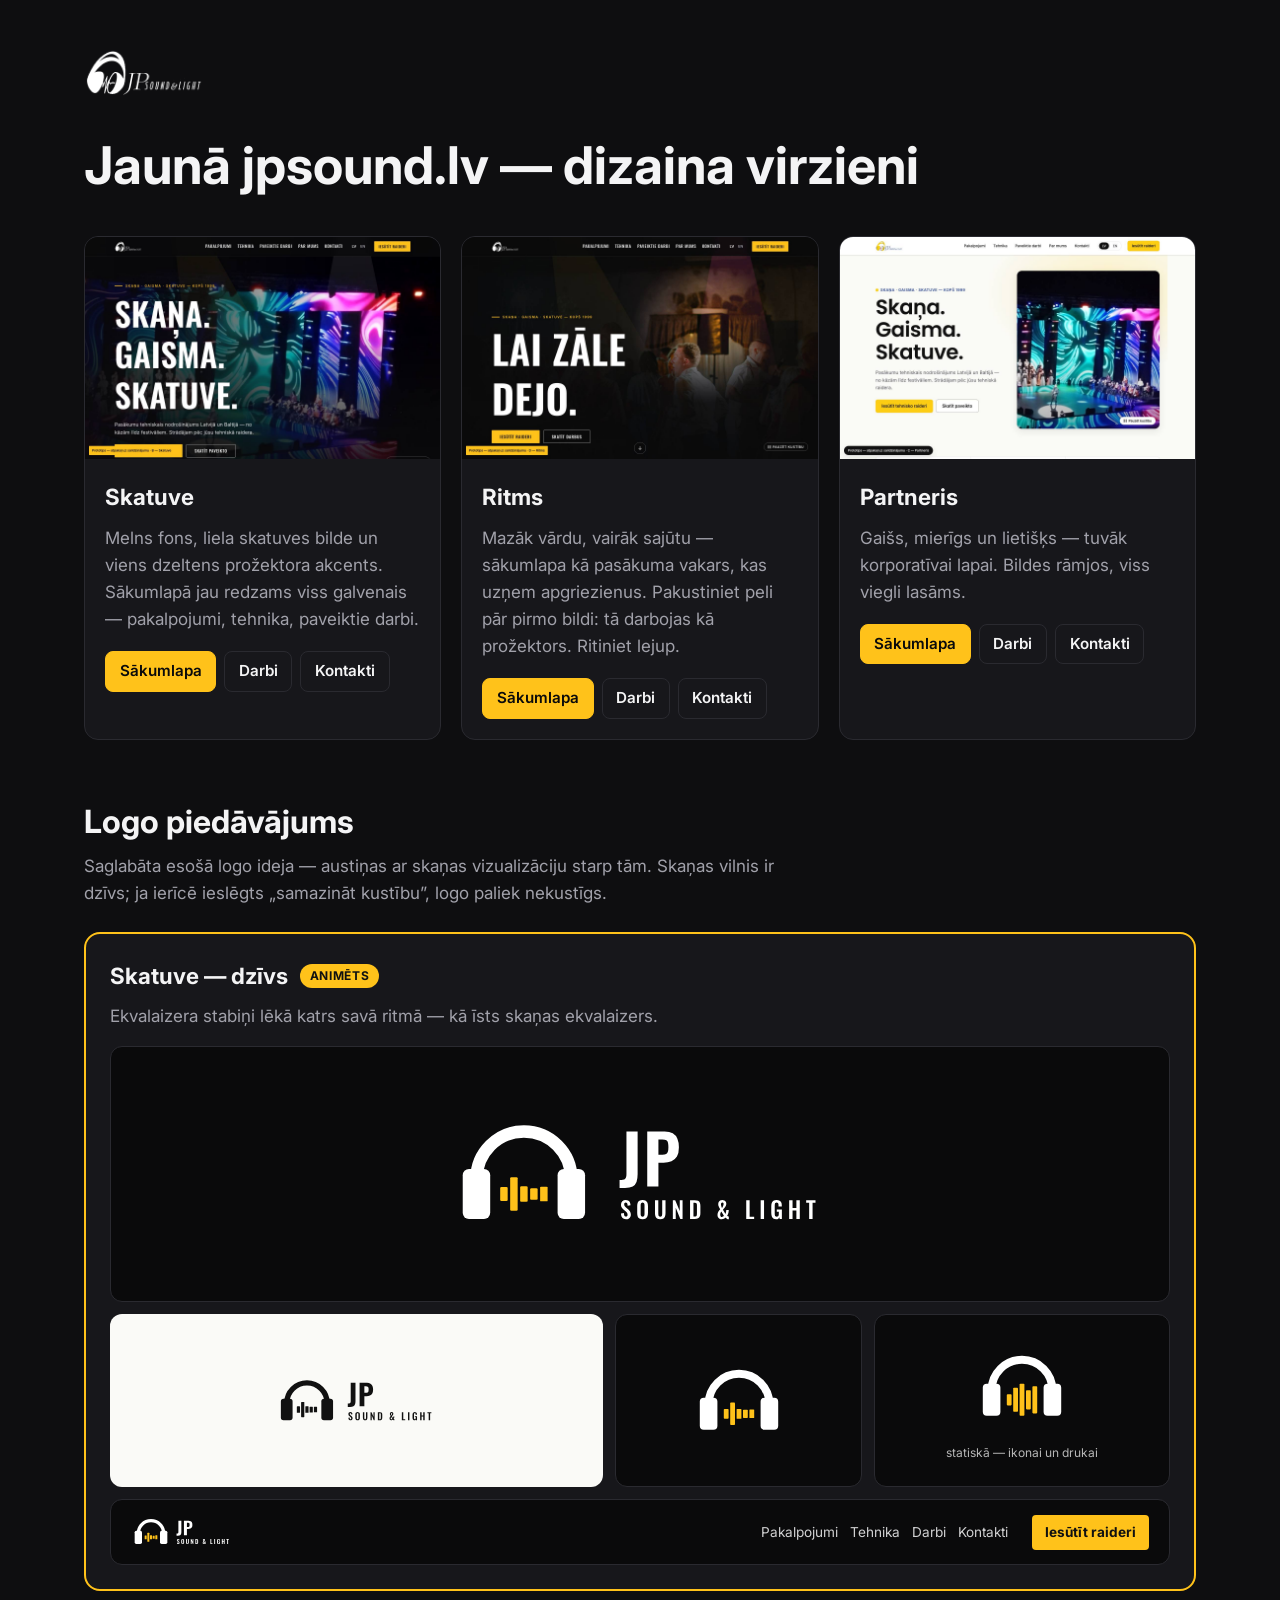
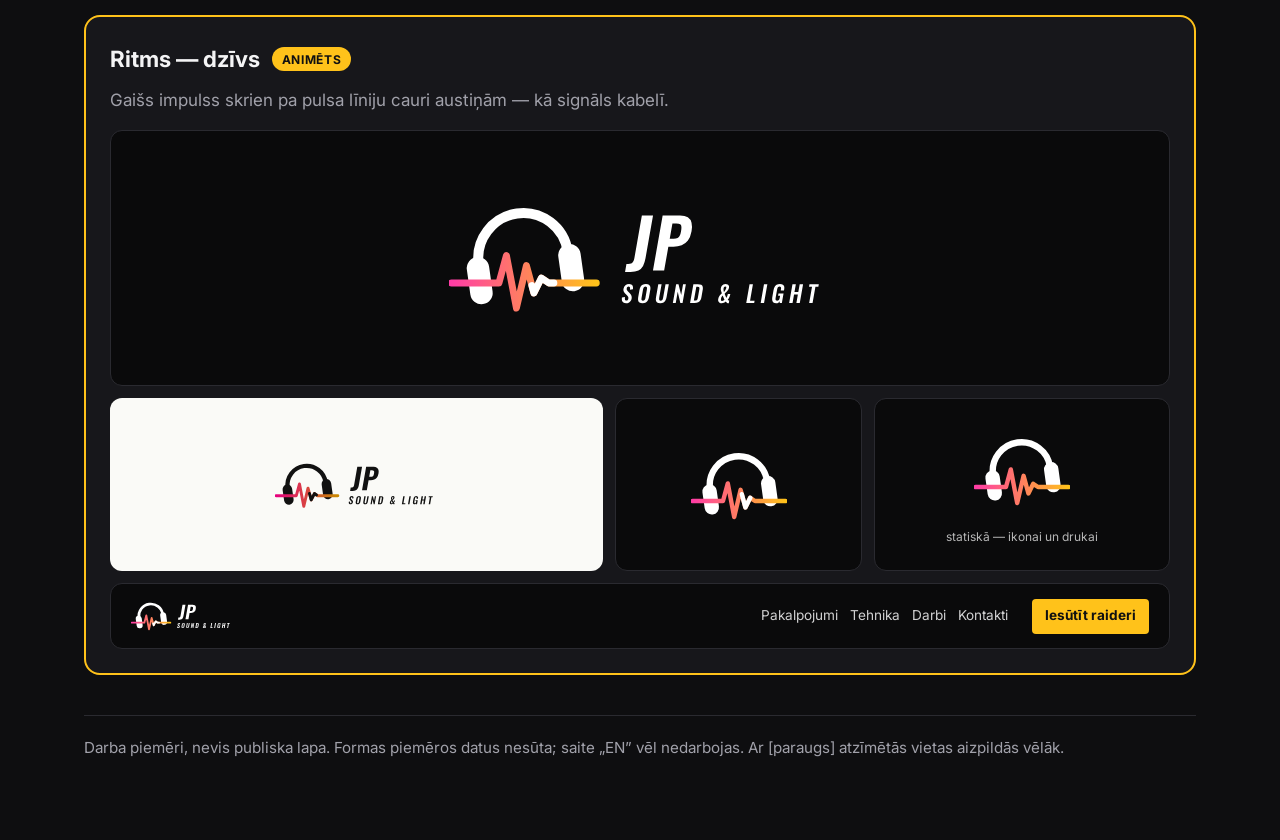
<file: index.html>
<!doctype html>
<html lang="lv">
<head>
  <meta charset="utf-8">
  <meta name="viewport" content="width=device-width, initial-scale=1">
  <meta name="robots" content="noindex, nofollow">
  <title>Jaunā jpsound.lv — dizaina virzieni</title>
  <link rel="stylesheet" href="https://fonts.googleapis.com/css2?family=Inter:wght@400;600;700&display=swap">
  <style>
    :root { --bg:#0E0E10; --card:#17171B; --line:#2A2A30; --text:#F4F4F5; --muted:#A1A1AA; --accent:#FFC21A; }
    * { box-sizing: border-box; }
    body { margin:0; background:var(--bg); color:var(--text); font:17px/1.6 Inter, system-ui, sans-serif; }
    main { max-width: 72rem; margin: 0 auto; padding: 3rem 1.25rem 4rem; }
    .logo { height: 3rem; width:auto; filter: brightness(0) invert(1); }
    h1 { font-size: clamp(2rem, 1.4rem + 2.5vw, 3.25rem); line-height:1.15; margin: 2rem 0 1rem; }
    .grid { display:grid; grid-template-columns: repeat(auto-fit, minmax(19rem, 1fr)); gap: 1.25rem; margin-top: 2.5rem; }
    .card { background:var(--card); border:1px solid var(--line); border-radius: 14px; overflow:hidden; display:flex; flex-direction:column; }
    .card img { width:100%; height:auto; aspect-ratio: 16/10; object-fit:cover; object-position: top; display:block; }
    .card__body { padding: 1.25rem; display:grid; gap:.6rem; flex:1; align-content:start; }
    .card h2 { margin:0; font-size:1.4rem; }
    .card p { margin:0; color:var(--muted); }
    .links { display:flex; flex-wrap:wrap; gap:.5rem; margin-top:.5rem; }
    .links a { color:var(--text); text-decoration:none; font-weight:600; font-size:.95rem; border:1px solid var(--line); border-radius: 8px; padding:.45rem .85rem; }
    .links a:first-child { background:var(--accent); color:#0A0A0B; border-color:var(--accent); }
    .links a:hover { border-color: var(--accent); }
    a:focus-visible { outline: 3px solid var(--accent); outline-offset: 2px; }
    .logos-h { font-size: clamp(1.5rem, 1.2rem + 1.2vw, 2rem); margin: 3.5rem 0 .4rem; }
    .logos-meta { color: var(--muted); max-width: 44rem; margin: 0 0 1.5rem; }
    .lg { background:var(--card); border:2px solid var(--accent); border-radius:16px; padding:1.5rem; margin-bottom:1.5rem; }
    .lg__head { display:flex; flex-wrap:wrap; align-items:center; gap:.75rem; }
    .lg h3 { margin:0; font-size:1.4rem; }
    .lg__tag { font-size:.75rem; font-weight:700; letter-spacing:.06em; text-transform:uppercase; padding:.15rem .6rem; border-radius:99px; background:var(--accent); color:#111; }
    .lg__idea { margin:.6rem 0 1rem; color:var(--muted); }
    .lg__row { display:grid; gap:.75rem; margin-bottom:.75rem; }
    .lg__row--3 { grid-template-columns: 2fr 1fr 1.2fr; }
    .pn { border-radius:12px; display:flex; flex-direction:column; align-items:center; justify-content:center; gap:.5rem; padding:1.5rem; min-height:9rem; }
    .pn img { max-width:100%; height:64px; width:auto; }
    .pn--big { min-height:16rem; }
    .pn.pn--big img { height:150px; }
    .pn--mark img { height:96px; }
    .pn__cap { font-size:.75rem; opacity:.7; }
    .pn--dark { background:#0A0A0B; color:#fff; border:1px solid var(--line); }
    .pn--light { background:#FAFAF7; color:#111; }
    .mk { display:flex; align-items:center; gap:1.5rem; padding:.75rem 1.25rem; border-radius:12px; font-size:.85rem; background:#0A0A0B; border:1px solid var(--line); overflow:hidden; }
    .mk img { height:40px; width:auto; }
    .mk__nav { margin-left:auto; white-space:nowrap; opacity:.85; }
    .mk__btn { background:var(--accent); color:#111; font-weight:700; padding:.4rem .8rem; border-radius:4px; white-space:nowrap; }
    @media (max-width: 48rem) { .lg__row--3 { grid-template-columns:1fr; } .mk__nav { display:none; } .pn.pn--big img { height:auto; width:100%; } }
    .note { margin-top: 2.5rem; color: var(--muted); font-size: .95rem; border-top:1px solid var(--line); padding-top: 1.25rem; }
  </style>
</head>
<body>
<main>
  <img class="logo" src="_media/logo.png" alt="JP sound &amp; light" width="1000" height="500">
  <h1>Jaunā jpsound.lv — dizaina virzieni</h1>
  <div class="grid">
    <article class="card">
      <img src="_media/sal-b.jpeg" alt="Virziena „Skatuve” sākumlapa" width="1440" height="900">
      <div class="card__body">
        <h2>Skatuve</h2>
        <p>Melns fons, liela skatuves bilde un viens dzeltens prožektora akcents. Sākumlapā jau redzams viss galvenais — pakalpojumi, tehnika, paveiktie darbi.</p>
        <div class="links"><a href="b-skatuve/sakums.html">Sākumlapa</a><a href="b-skatuve/darbi.html">Darbi</a><a href="b-skatuve/kontakti.html">Kontakti</a></div>
      </div>
    </article>
    <article class="card">
      <img src="_media/sal-d.jpeg" alt="Virziena „Ritms” sākumlapa" width="1440" height="900">
      <div class="card__body">
        <h2>Ritms</h2>
        <p>Mazāk vārdu, vairāk sajūtu — sākumlapa kā pasākuma vakars, kas uzņem apgriezienus. Pakustiniet peli pār pirmo bildi: tā darbojas kā prožektors. Ritiniet lejup.</p>
        <div class="links"><a href="d-ritms/sakums.html">Sākumlapa</a><a href="d-ritms/darbi.html">Darbi</a><a href="d-ritms/kontakti.html">Kontakti</a></div>
      </div>
    </article>
    <article class="card">
      <img src="_media/sal-c.jpeg" alt="Virziena „Partneris” sākumlapa" width="1440" height="900">
      <div class="card__body">
        <h2>Partneris</h2>
        <p>Gaišs, mierīgs un lietišķs — tuvāk korporatīvai lapai. Bildes rāmjos, viss viegli lasāms.</p>
        <div class="links"><a href="c-partneris/sakums.html">Sākumlapa</a><a href="c-partneris/darbi.html">Darbi</a><a href="c-partneris/kontakti.html">Kontakti</a></div>
      </div>
    </article>
  </div>

  <h2 class="logos-h">Logo piedāvājums</h2>
  <p class="logos-meta">Saglabāta esošā logo ideja — austiņas ar skaņas vizualizāciju starp tām. Skaņas vilnis ir dzīvs; ja ierīcē ieslēgts „samazināt kustību”, logo paliek nekustīgs.</p>
  <section class="lg" aria-labelledby="lg-b-skatuve">
    <header class="lg__head"><h3 id="lg-b-skatuve">Skatuve — dzīvs</h3><span class="lg__tag">Animēts</span></header>
    <p class="lg__idea">Ekvalaizera stabiņi lēkā katrs savā ritmā — kā īsts skaņas ekvalaizers.</p>
    <div class="lg__row"><div class="pn pn--dark pn--big"><img src="logo/b-skatuve-dzivs-logo-tumss.svg" alt="Skatuve — dzīvais logo uz tumša fona"></div></div>
    <div class="lg__row lg__row--3">
      <div class="pn pn--light"><img src="logo/b-skatuve-dzivs-logo-gaiss.svg" alt="Skatuve — dzīvais logo uz gaiša fona"></div>
      <div class="pn pn--dark pn--mark"><img src="logo/b-skatuve-dzivs-zime-tumss.svg" alt="Skatuve — dzīvā zīme"></div>
      <div class="pn pn--dark pn--mark"><img src="logo/b-skatuve-zime-tumss.svg" alt="Skatuve — statiskā zīme"><span class="pn__cap">statiskā — ikonai un drukai</span></div>
    </div>
    <div class="mk"><img src="logo/b-skatuve-dzivs-logo-tumss.svg" alt=""><span class="mk__nav">Pakalpojumi&nbsp;&nbsp; Tehnika&nbsp;&nbsp; Darbi&nbsp;&nbsp; Kontakti</span><span class="mk__btn">Iesūtīt raideri</span></div>
  </section>
  <section class="lg" aria-labelledby="lg-d-ritms">
    <header class="lg__head"><h3 id="lg-d-ritms">Ritms — dzīvs</h3><span class="lg__tag">Animēts</span></header>
    <p class="lg__idea">Gaišs impulss skrien pa pulsa līniju cauri austiņām — kā signāls kabelī.</p>
    <div class="lg__row"><div class="pn pn--dark pn--big"><img src="logo/d-ritms-dzivs-logo-tumss.svg" alt="Ritms — dzīvais logo uz tumša fona"></div></div>
    <div class="lg__row lg__row--3">
      <div class="pn pn--light"><img src="logo/d-ritms-dzivs-logo-gaiss.svg" alt="Ritms — dzīvais logo uz gaiša fona"></div>
      <div class="pn pn--dark pn--mark"><img src="logo/d-ritms-dzivs-zime-tumss.svg" alt="Ritms — dzīvā zīme"></div>
      <div class="pn pn--dark pn--mark"><img src="logo/d-ritms-zime-tumss.svg" alt="Ritms — statiskā zīme"><span class="pn__cap">statiskā — ikonai un drukai</span></div>
    </div>
    <div class="mk"><img src="logo/d-ritms-dzivs-logo-tumss.svg" alt=""><span class="mk__nav">Pakalpojumi&nbsp;&nbsp; Tehnika&nbsp;&nbsp; Darbi&nbsp;&nbsp; Kontakti</span><span class="mk__btn">Iesūtīt raideri</span></div>
  </section>

  <p class="note">Darba piemēri, nevis publiska lapa. Formas piemēros datus nesūta; saite „EN” vēl nedarbojas. Ar [paraugs] atzīmētās vietas aizpildās vēlāk.</p>
</main>
</body>
</html>
</file>
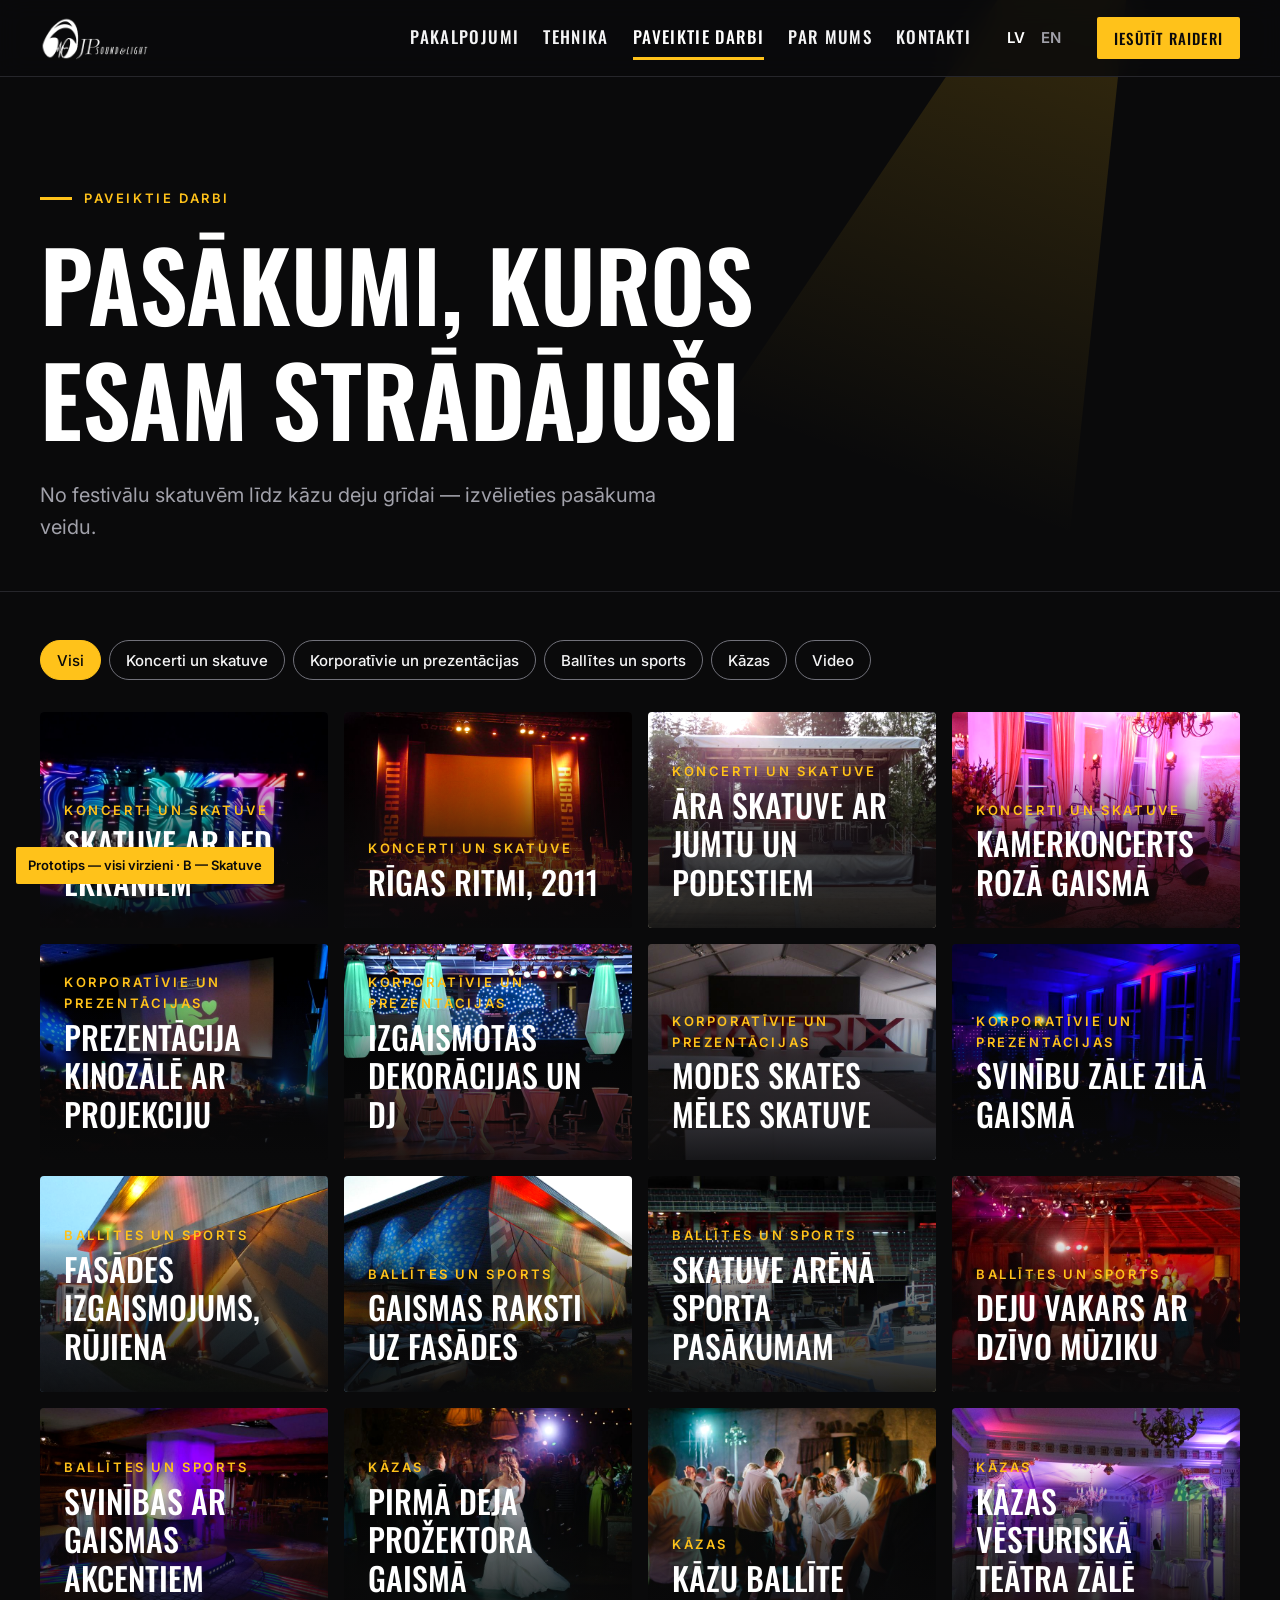
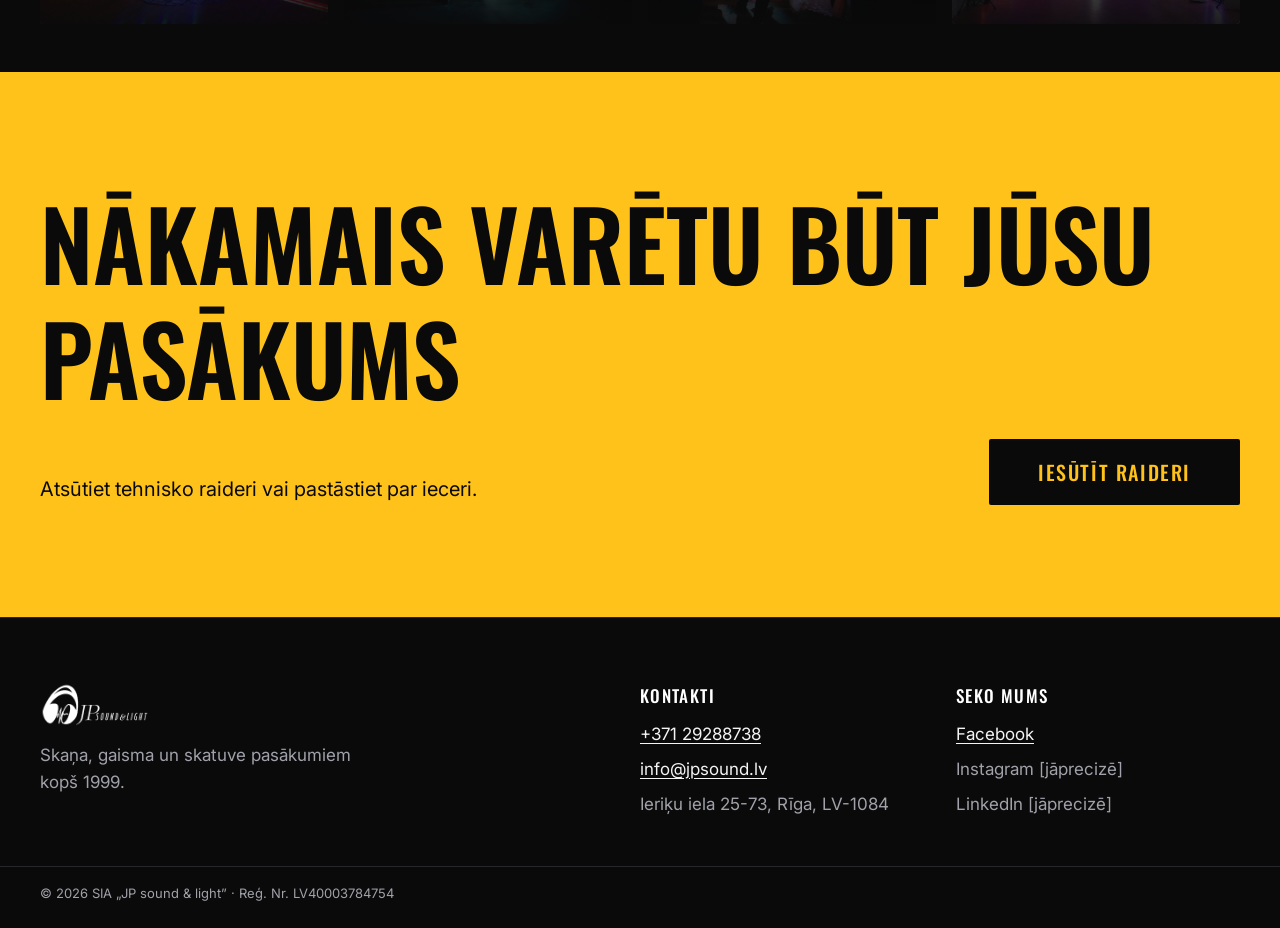
<file: b-skatuve/darbi.html>
<!doctype html>
<html lang="lv">
<head>
  <meta charset="utf-8">
  <meta name="viewport" content="width=device-width, initial-scale=1">
  <meta name="robots" content="noindex, nofollow">
  <title>Paveiktie darbi — JP sound &amp; light</title>
  <link rel="stylesheet" href="tokens.css">
  <link rel="stylesheet" href="components.css">
</head>
<body>
  <a class="skip-link" href="#saturs">Pāriet uz saturu</a>

  <header class="site-header">
    <div class="container site-header__inner">
      <a class="brand" href="sakums.html"><img class="brand__logo" src="../_media/logo.png" alt="JP sound &amp; light — sākums" width="1000" height="500"></a>
      <button class="nav-toggle" type="button" aria-expanded="false" aria-controls="galvena-izvelne">Izvēlne</button>
      <nav class="nav" id="galvena-izvelne" aria-label="Galvenā izvēlne">
        <ul class="nav__list">
          <li><a class="nav__link" href="sakums.html#pakalpojumi">Pakalpojumi</a></li>
          <li><a class="nav__link" href="sakums.html#tehnika">Tehnika</a></li>
          <li><a class="nav__link" href="darbi.html" aria-current="page">Paveiktie darbi</a></li>
          <li><a class="nav__link" href="sakums.html#par-mums">Par mums</a></li>
          <li><a class="nav__link" href="kontakti.html">Kontakti</a></li>
        </ul>
        <div class="lang" aria-label="Valoda">
          <a class="lang__link" href="darbi.html" lang="lv" aria-current="true">LV</a>
          <a class="lang__link" href="#" lang="en">EN</a>
        </div>
        <a class="btn btn--primary btn--sm" href="kontakti.html#raiders">Iesūtīt raideri</a>
      </nav>
    </div>
  </header>

  <main id="saturs">
    <section class="page-hero" aria-labelledby="lapa-v">
      <div class="container">
        <p class="eyebrow">Paveiktie darbi</p>
        <h1 class="page-hero__title" id="lapa-v">Pasākumi, kuros esam strādājuši</h1>
        <p class="page-hero__lead">No festivālu skatuvēm līdz kāzu deju grīdai — izvēlieties pasākuma veidu.</p>
      </div>
    </section>

    <section class="section section--tight" aria-label="Galerija">
      <div class="container">
        <div class="filter" role="group" aria-label="Pasākuma veids" data-filter="#galerija" data-empty="#galerija-tukss">
          <button class="chip" type="button" data-value="all" aria-pressed="true">Visi</button>
          <button class="chip" type="button" data-value="koncerti" aria-pressed="false">Koncerti un skatuve</button>
          <button class="chip" type="button" data-value="korporativie" aria-pressed="false">Korporatīvie un prezentācijas</button>
          <button class="chip" type="button" data-value="ballites" aria-pressed="false">Ballītes un sports</button>
          <button class="chip" type="button" data-value="kazas" aria-pressed="false">Kāzas</button>
          <button class="chip" type="button" data-value="video" aria-pressed="false">Video</button>
        </div>

        <ul class="gallery" id="galerija">
          <li class="work-card" data-cat="koncerti"><img class="work-card__img" src="../_media/led-skatuve-m.jpg" alt="" width="900" height="600" loading="lazy"><div class="work-card__body"><span class="work-card__cat">Koncerti un skatuve</span><h2 class="work-card__title">Skatuve ar LED ekrāniem</h2></div></li>
          <li class="work-card" data-cat="koncerti"><img class="work-card__img" src="../_media/rigas-ritmi-m.jpg" alt="" width="900" height="600" loading="lazy"><div class="work-card__body"><span class="work-card__cat">Koncerti un skatuve</span><h2 class="work-card__title">Rīgas Ritmi, 2011</h2></div></li>
          <li class="work-card" data-cat="koncerti"><img class="work-card__img" src="../_media/ara-skatuve-m.jpg" alt="" width="900" height="600" loading="lazy"><div class="work-card__body"><span class="work-card__cat">Koncerti un skatuve</span><h2 class="work-card__title">Āra skatuve ar jumtu un podestiem</h2></div></li>
          <li class="work-card" data-cat="koncerti"><img class="work-card__img" src="../_media/rozu-zale-m.jpg" alt="" width="900" height="600" loading="lazy"><div class="work-card__body"><span class="work-card__cat">Koncerti un skatuve</span><h2 class="work-card__title">Kamerkoncerts rozā gaismā</h2></div></li>
          <li class="work-card" data-cat="korporativie"><img class="work-card__img" src="../_media/kino-zale-m.jpg" alt="" width="900" height="600" loading="lazy"><div class="work-card__body"><span class="work-card__cat">Korporatīvie un prezentācijas</span><h2 class="work-card__title">Prezentācija kinozālē ar projekciju</h2></div></li>
          <li class="work-card" data-cat="korporativie"><img class="work-card__img" src="../_media/dj-makonos-m.jpg" alt="" width="900" height="600" loading="lazy"><div class="work-card__body"><span class="work-card__cat">Korporatīvie un prezentācijas</span><h2 class="work-card__title">Izgaismotas dekorācijas un DJ</h2></div></li>
          <li class="work-card" data-cat="korporativie"><img class="work-card__img" src="../_media/modes-skate-m.jpg" alt="" width="900" height="600" loading="lazy"><div class="work-card__body"><span class="work-card__cat">Korporatīvie un prezentācijas</span><h2 class="work-card__title">Modes skates mēles skatuve</h2></div></li>
          <li class="work-card" data-cat="korporativie"><img class="work-card__img" src="../_media/zale-zila-m.jpg" alt="" width="900" height="600" loading="lazy"><div class="work-card__body"><span class="work-card__cat">Korporatīvie un prezentācijas</span><h2 class="work-card__title">Svinību zāle zilā gaismā</h2></div></li>
          <li class="work-card" data-cat="ballites"><img class="work-card__img" src="../_media/fasade-1-m.jpg" alt="" width="900" height="600" loading="lazy"><div class="work-card__body"><span class="work-card__cat">Ballītes un sports</span><h2 class="work-card__title">Fasādes izgaismojums, Rūjiena</h2></div></li>
          <li class="work-card" data-cat="ballites"><img class="work-card__img" src="../_media/fasade-2-m.jpg" alt="" width="900" height="600" loading="lazy"><div class="work-card__body"><span class="work-card__cat">Ballītes un sports</span><h2 class="work-card__title">Gaismas raksti uz fasādes</h2></div></li>
          <li class="work-card" data-cat="ballites"><img class="work-card__img" src="../_media/arena-m.jpg" alt="" width="900" height="600" loading="lazy"><div class="work-card__body"><span class="work-card__cat">Ballītes un sports</span><h2 class="work-card__title">Skatuve arēnā sporta pasākumam</h2></div></li>
          <li class="work-card" data-cat="ballites"><img class="work-card__img" src="../_media/deju-vakars-m.jpg" alt="" width="900" height="600" loading="lazy"><div class="work-card__body"><span class="work-card__cat">Ballītes un sports</span><h2 class="work-card__title">Deju vakars ar dzīvo mūziku</h2></div></li>
          <li class="work-card" data-cat="ballites"><img class="work-card__img" src="../_media/kamins-m.jpg" alt="" width="900" height="600" loading="lazy"><div class="work-card__body"><span class="work-card__cat">Ballītes un sports</span><h2 class="work-card__title">Svinības ar gaismas akcentiem</h2></div></li>
          <li class="work-card" data-cat="kazas"><img class="work-card__img" src="../_media/kazu-deja-m.jpg" alt="" width="900" height="600" loading="lazy"><div class="work-card__body"><span class="work-card__cat">Kāzas</span><h2 class="work-card__title">Pirmā deja prožektora gaismā</h2></div></li>
          <li class="work-card" data-cat="kazas"><img class="work-card__img" src="../_media/kazas-deja-2-m.jpg" alt="" width="900" height="600" loading="lazy"><div class="work-card__body"><span class="work-card__cat">Kāzas</span><h2 class="work-card__title">Kāzu ballīte</h2></div></li>
          <li class="work-card" data-cat="kazas"><img class="work-card__img" src="../_media/teatra-zale-m.jpg" alt="" width="900" height="600" loading="lazy"><div class="work-card__body"><span class="work-card__cat">Kāzas</span><h2 class="work-card__title">Kāzas vēsturiskā teātra zālē</h2></div></li>
        </ul>

        <div class="empty-state" id="galerija-tukss" hidden>
          <p class="empty-state__title">Šajā kategorijā vēl nav darbu</p>
          <p class="empty-state__text">Video no pasākumiem pievienosim drīzumā. Līdz tam — skatiet foto citās kategorijās.</p>
        </div>
      </div>
    </section>

    <section class="cta" aria-labelledby="cta-v">
      <div class="container cta__inner">
        <h2 class="cta__title" id="cta-v">Nākamais varētu būt jūsu pasākums</h2>
        <p class="cta__text">Atsūtiet tehnisko raideri vai pastāstiet par ieceri.</p>
        <a class="btn btn--primary btn--lg" href="kontakti.html#raiders">Iesūtīt raideri</a>
      </div>
    </section>
  </main>

  <footer class="site-footer">
    <div class="container site-footer__inner">
      <div class="site-footer__brand">
        <img class="brand__logo" src="../_media/logo.png" alt="JP sound &amp; light" width="1000" height="500">
        <p class="site-footer__note">Skaņa, gaisma un skatuve pasākumiem kopš 1999.</p>
      </div>
      <div class="site-footer__col">
        <h2 class="site-footer__title">Kontakti</h2>
        <ul class="site-footer__list">
          <li><a href="tel:+37129288738">+371 29288738</a></li>
          <li><a href="mailto:info@jpsound.lv">info@jpsound.lv</a></li>
          <li>Ieriķu iela 25-73, Rīga, LV-1084</li>
        </ul>
      </div>
      <div class="site-footer__col">
        <h2 class="site-footer__title">Seko mums</h2>
        <ul class="site-footer__list">
          <li><a href="https://www.facebook.com/jpsoundandlight">Facebook</a></li>
          <li>Instagram [jāprecizē]</li>
          <li>LinkedIn [jāprecizē]</li>
        </ul>
      </div>
    </div>
    <div class="container site-footer__legal">© 2026 SIA „JP sound &amp; light” · Reģ. Nr. LV40003784754</div>
  </footer>

  <a class="proto-badge" href="../index.html">Prototips — visi virzieni</a>
  <script src="../_kopigais/prototips.js"></script>
</body>
</html>
</file>
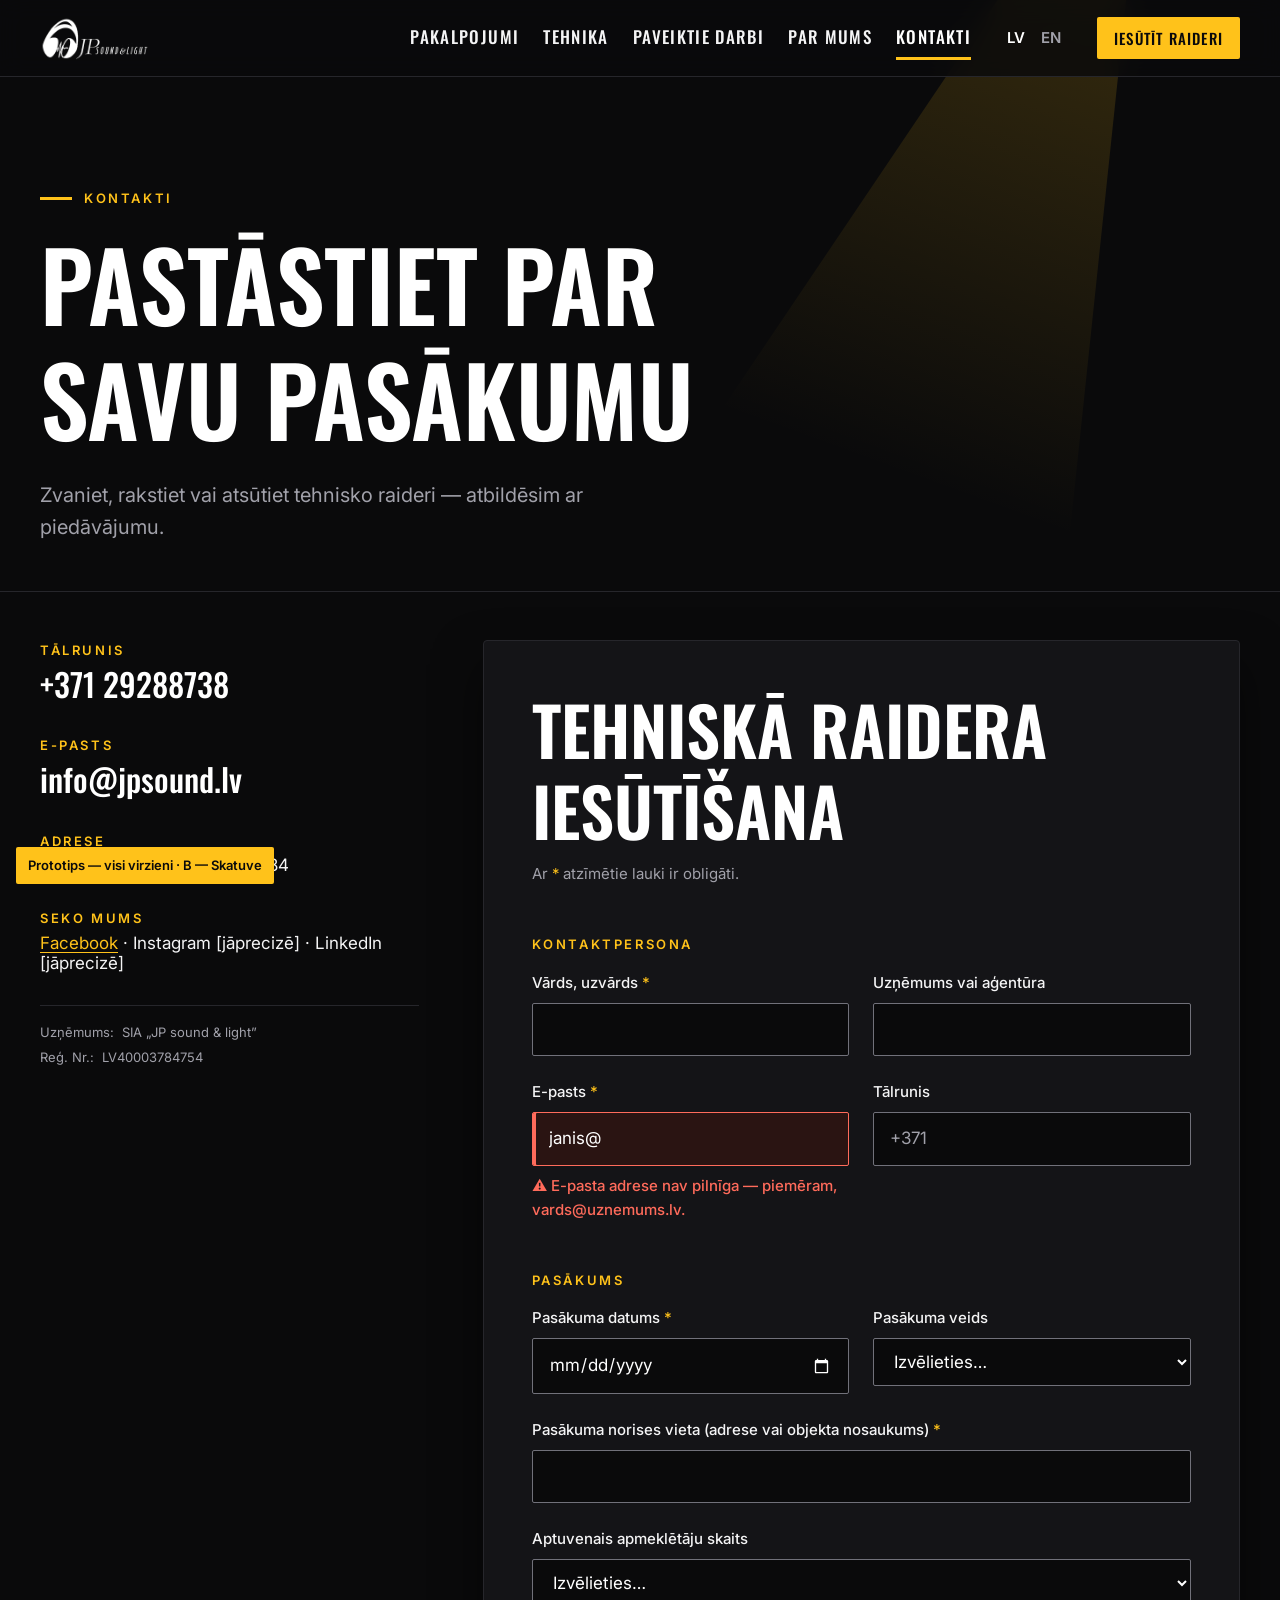
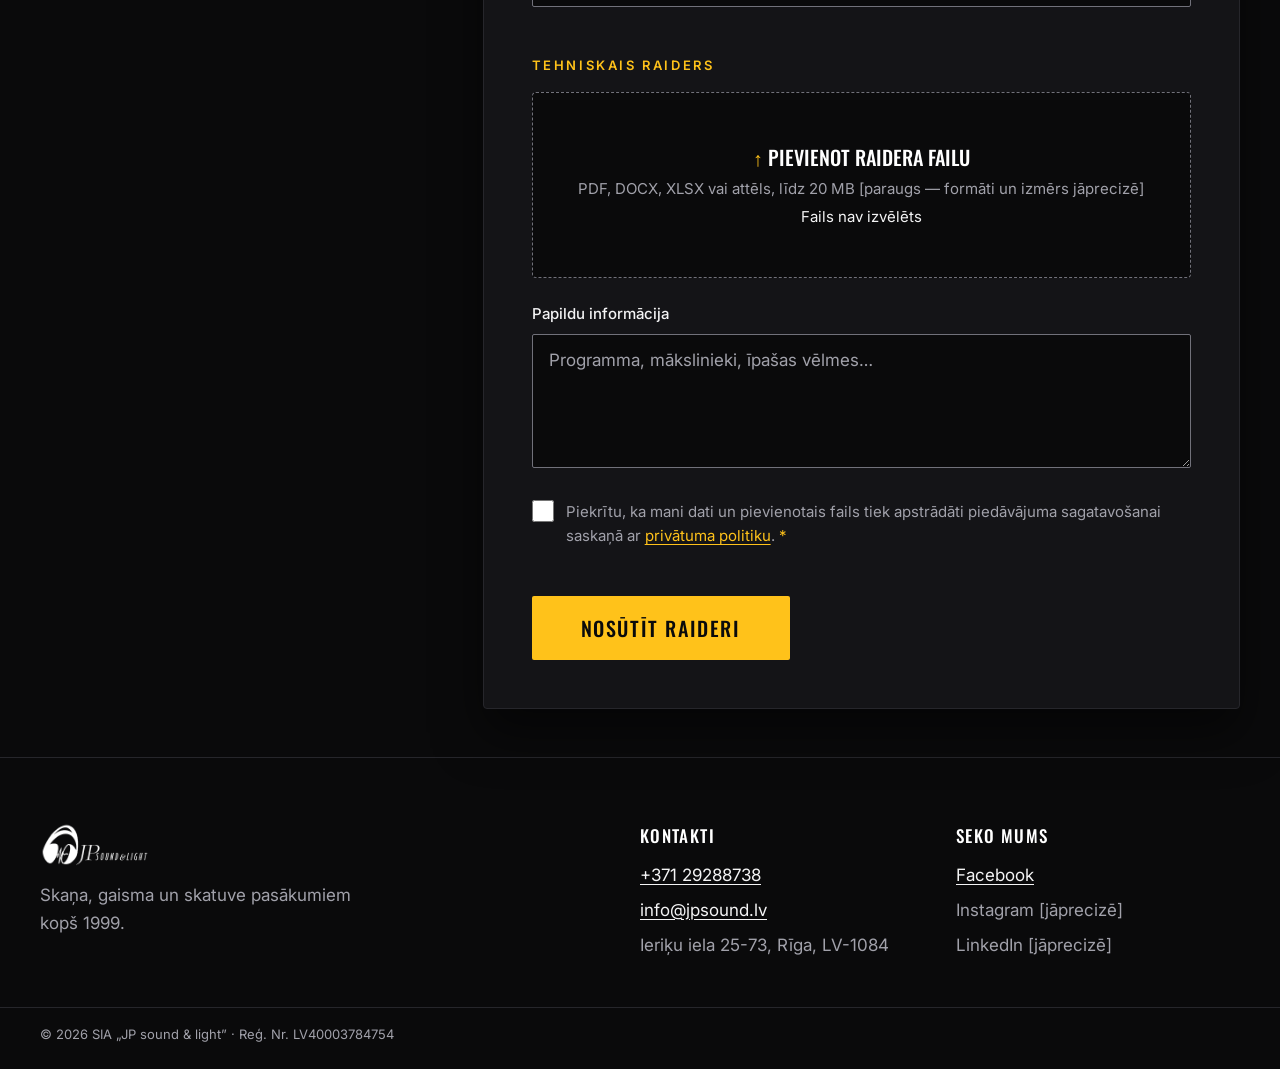
<file: b-skatuve/kontakti.html>
<!doctype html>
<html lang="lv">
<head>
  <meta charset="utf-8">
  <meta name="viewport" content="width=device-width, initial-scale=1">
  <meta name="robots" content="noindex, nofollow">
  <title>Kontakti un raidera iesūtīšana — JP sound &amp; light</title>
  <link rel="stylesheet" href="tokens.css">
  <link rel="stylesheet" href="components.css">
</head>
<body>
  <a class="skip-link" href="#saturs">Pāriet uz saturu</a>

  <header class="site-header">
    <div class="container site-header__inner">
      <a class="brand" href="sakums.html"><img class="brand__logo" src="../_media/logo.png" alt="JP sound &amp; light — sākums" width="1000" height="500"></a>
      <button class="nav-toggle" type="button" aria-expanded="false" aria-controls="galvena-izvelne">Izvēlne</button>
      <nav class="nav" id="galvena-izvelne" aria-label="Galvenā izvēlne">
        <ul class="nav__list">
          <li><a class="nav__link" href="sakums.html#pakalpojumi">Pakalpojumi</a></li>
          <li><a class="nav__link" href="sakums.html#tehnika">Tehnika</a></li>
          <li><a class="nav__link" href="darbi.html">Paveiktie darbi</a></li>
          <li><a class="nav__link" href="sakums.html#par-mums">Par mums</a></li>
          <li><a class="nav__link" href="kontakti.html" aria-current="page">Kontakti</a></li>
        </ul>
        <div class="lang" aria-label="Valoda">
          <a class="lang__link" href="kontakti.html" lang="lv" aria-current="true">LV</a>
          <a class="lang__link" href="#" lang="en">EN</a>
        </div>
        <a class="btn btn--primary btn--sm" href="kontakti.html#raiders">Iesūtīt raideri</a>
      </nav>
    </div>
  </header>

  <main id="saturs">
    <section class="page-hero" aria-labelledby="lapa-v">
      <div class="container">
        <p class="eyebrow">Kontakti</p>
        <h1 class="page-hero__title" id="lapa-v">Pastāstiet par savu pasākumu</h1>
        <p class="page-hero__lead">Zvaniet, rakstiet vai atsūtiet tehnisko raideri — atbildēsim ar piedāvājumu.</p>
      </div>
    </section>

    <section class="section section--tight" aria-label="Saziņa">
      <div class="container contact">
        <aside class="contact__info" aria-label="Kontaktinformācija">
          <div class="contact-item">
            <p class="contact-item__label">Tālrunis</p>
            <a class="contact-item__value" href="tel:+37129288738">+371 29288738</a>
          </div>
          <div class="contact-item">
            <p class="contact-item__label">E-pasts</p>
            <a class="contact-item__value" href="mailto:info@jpsound.lv">info@jpsound.lv</a>
          </div>
          <div class="contact-item">
            <p class="contact-item__label">Adrese</p>
            <p class="contact-item__value contact-item__value--sm">Ieriķu iela 25-73, Rīga, LV-1084</p>
          </div>
          <div class="contact-item">
            <p class="contact-item__label">Seko mums</p>
            <p class="contact-item__value contact-item__value--sm"><a href="https://www.facebook.com/jpsoundandlight">Facebook</a> · Instagram [jāprecizē] · LinkedIn [jāprecizē]</p>
          </div>
          <dl class="legal">
            <div><dt>Uzņēmums</dt><dd>SIA „JP sound &amp; light”</dd></div>
            <div><dt>Reģ. Nr.</dt><dd>LV40003784754</dd></div>
          </dl>
        </aside>

        <form class="form" id="raiders" data-validate novalidate aria-labelledby="forma-v">
          <h2 class="form__title" id="forma-v">Tehniskā raidera iesūtīšana</h2>
          <p class="form__intro">Ar <span class="field__req" aria-hidden="true">*</span> atzīmētie lauki ir obligāti.</p>

          <fieldset class="form__group">
            <legend class="form__legend">Kontaktpersona</legend>
            <div class="form__row">
              <div class="field">
                <label class="field__label" for="f-vards">Vārds, uzvārds <span class="field__req" aria-hidden="true">*</span></label>
                <input class="field__input" id="f-vards" name="vards" type="text" autocomplete="name" required aria-describedby="f-vards-err">
                <p class="field__error" id="f-vards-err">Norādiet vārdu un uzvārdu.</p>
              </div>
              <div class="field">
                <label class="field__label" for="f-uznemums">Uzņēmums vai aģentūra</label>
                <input class="field__input" id="f-uznemums" name="uznemums" type="text" autocomplete="organization">
              </div>
            </div>
            <div class="form__row">
              <div class="field field--error">
                <label class="field__label" for="f-epasts">E-pasts <span class="field__req" aria-hidden="true">*</span></label>
                <input class="field__input" id="f-epasts" name="epasts" type="email" autocomplete="email" required value="janis@" aria-invalid="true" aria-describedby="f-epasts-err">
                <p class="field__error" id="f-epasts-err">E-pasta adrese nav pilnīga — piemēram, vards@uznemums.lv.</p>
              </div>
              <div class="field">
                <label class="field__label" for="f-talrunis">Tālrunis</label>
                <input class="field__input" id="f-talrunis" name="talrunis" type="tel" autocomplete="tel" placeholder="+371">
              </div>
            </div>
          </fieldset>

          <fieldset class="form__group">
            <legend class="form__legend">Pasākums</legend>
            <div class="form__row">
              <div class="field">
                <label class="field__label" for="f-datums">Pasākuma datums <span class="field__req" aria-hidden="true">*</span></label>
                <input class="field__input" id="f-datums" name="datums" type="date" required aria-describedby="f-datums-err">
                <p class="field__error" id="f-datums-err">Norādiet pasākuma datumu.</p>
              </div>
              <div class="field">
                <label class="field__label" for="f-veids">Pasākuma veids</label>
                <select class="field__input field__select" id="f-veids" name="veids">
                  <option value="">Izvēlieties…</option>
                  <option>Koncerts vai festivāls</option>
                  <option>Korporatīvs pasākums</option>
                  <option>Konference vai prezentācija</option>
                  <option>Sporta pasākums</option>
                  <option>Kāzas vai svinības</option>
                  <option>Cits</option>
                </select>
              </div>
            </div>
            <div class="field">
              <label class="field__label" for="f-vieta">Pasākuma norises vieta (adrese vai objekta nosaukums) <span class="field__req" aria-hidden="true">*</span></label>
              <input class="field__input" id="f-vieta" name="vieta" type="text" required aria-describedby="f-vieta-err">
              <p class="field__error" id="f-vieta-err">Norādiet, kur notiks pasākums.</p>
            </div>
            <div class="field">
              <label class="field__label" for="f-skaits">Aptuvenais apmeklētāju skaits</label>
              <select class="field__input field__select" id="f-skaits" name="skaits">
                <option value="">Izvēlieties…</option>
                <option>līdz 100</option>
                <option>100–500</option>
                <option>500–2000</option>
                <option>vairāk nekā 2000</option>
              </select>
            </div>
          </fieldset>

          <fieldset class="form__group">
            <legend class="form__legend">Tehniskais raiders</legend>
            <div class="field">
              <label class="dropzone" for="f-raiders">
                <span class="dropzone__title">Pievienot raidera failu</span>
                <span class="dropzone__hint" id="f-raiders-hint">PDF, DOCX, XLSX vai attēls, līdz 20 MB [paraugs — formāti un izmērs jāprecizē]</span>
                <span class="dropzone__name">Fails nav izvēlēts</span>
                <input class="dropzone__input" id="f-raiders" name="raiders" type="file" aria-describedby="f-raiders-hint">
              </label>
            </div>
            <div class="field">
              <label class="field__label" for="f-zina">Papildu informācija</label>
              <textarea class="field__input field__textarea" id="f-zina" name="zina" rows="4" placeholder="Programma, mākslinieki, īpašas vēlmes…"></textarea>
            </div>
          </fieldset>

          <div class="field field--check">
            <input class="check__input" id="f-piekrisana" name="piekrisana" type="checkbox" required aria-describedby="f-piekrisana-err">
            <label class="check__label" for="f-piekrisana">Piekrītu, ka mani dati un pievienotais fails tiek apstrādāti piedāvājuma sagatavošanai saskaņā ar <a href="#">privātuma politiku</a>. <span class="field__req" aria-hidden="true">*</span></label>
            <p class="field__error" id="f-piekrisana-err">Lai nosūtītu raideri, nepieciešama piekrišana.</p>
          </div>

          <div class="form__actions">
            <button class="btn btn--primary btn--lg" type="submit">Nosūtīt raideri</button>
            <p class="form__status" role="status" aria-live="polite"></p>
          </div>
        </form>
      </div>
    </section>

  </main>

  <footer class="site-footer">
    <div class="container site-footer__inner">
      <div class="site-footer__brand">
        <img class="brand__logo" src="../_media/logo.png" alt="JP sound &amp; light" width="1000" height="500">
        <p class="site-footer__note">Skaņa, gaisma un skatuve pasākumiem kopš 1999.</p>
      </div>
      <div class="site-footer__col">
        <h2 class="site-footer__title">Kontakti</h2>
        <ul class="site-footer__list">
          <li><a href="tel:+37129288738">+371 29288738</a></li>
          <li><a href="mailto:info@jpsound.lv">info@jpsound.lv</a></li>
          <li>Ieriķu iela 25-73, Rīga, LV-1084</li>
        </ul>
      </div>
      <div class="site-footer__col">
        <h2 class="site-footer__title">Seko mums</h2>
        <ul class="site-footer__list">
          <li><a href="https://www.facebook.com/jpsoundandlight">Facebook</a></li>
          <li>Instagram [jāprecizē]</li>
          <li>LinkedIn [jāprecizē]</li>
        </ul>
      </div>
    </div>
    <div class="container site-footer__legal">© 2026 SIA „JP sound &amp; light” · Reģ. Nr. LV40003784754</div>
  </footer>

  <a class="proto-badge" href="../index.html">Prototips — visi virzieni</a>
  <script src="../_kopigais/prototips.js"></script>
</body>
</html>
</file>
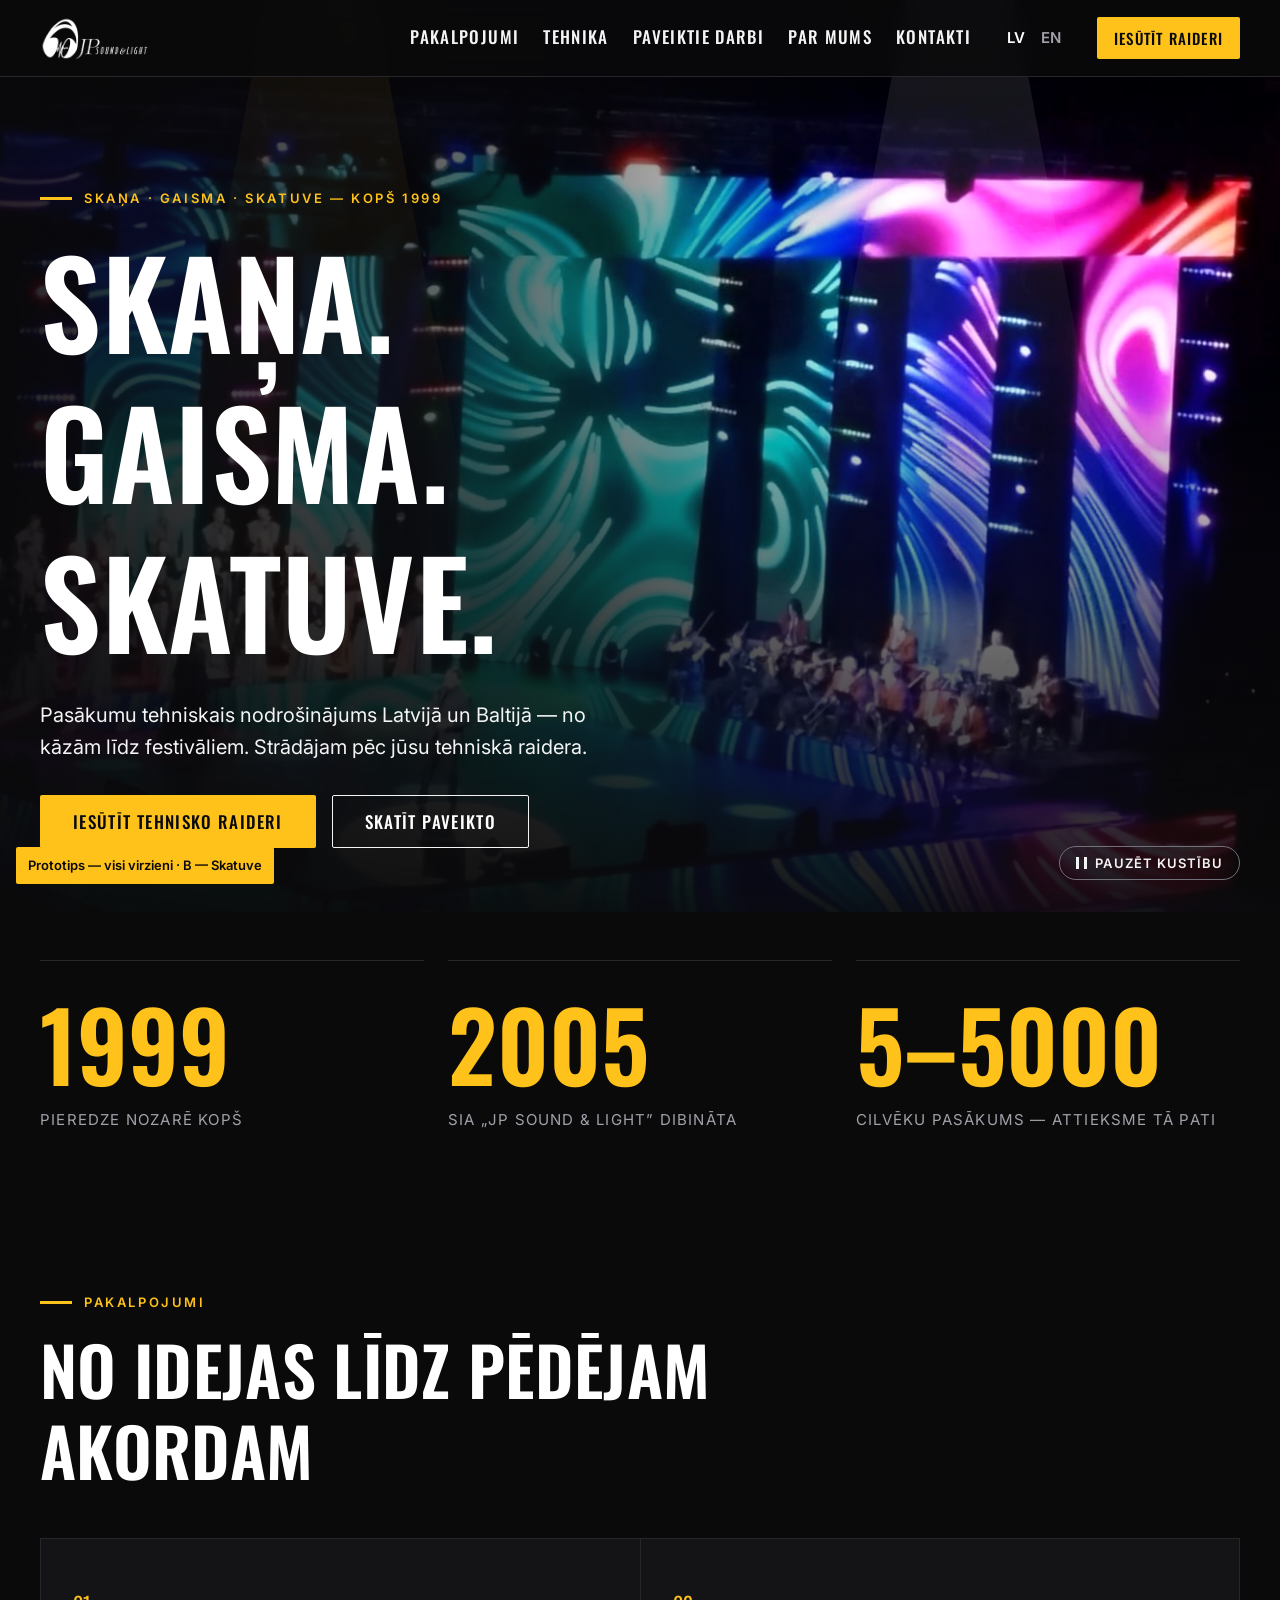
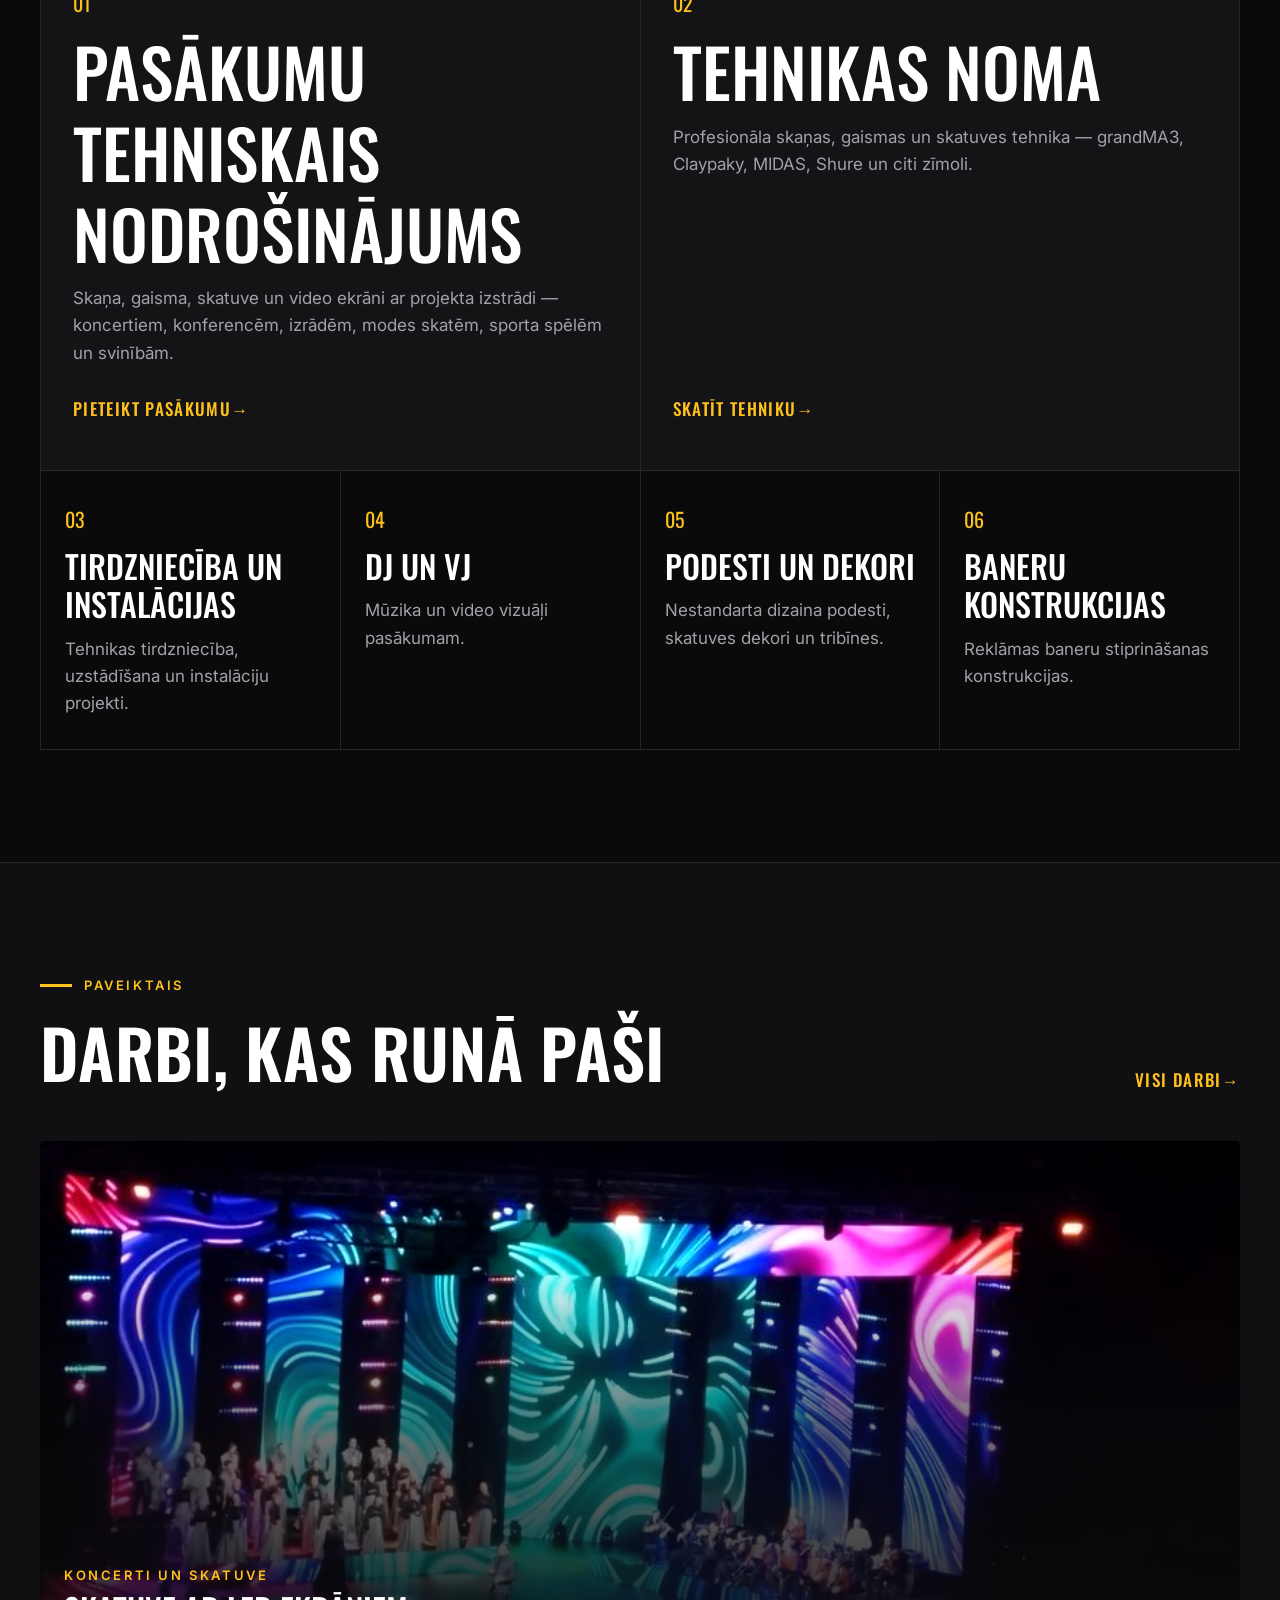
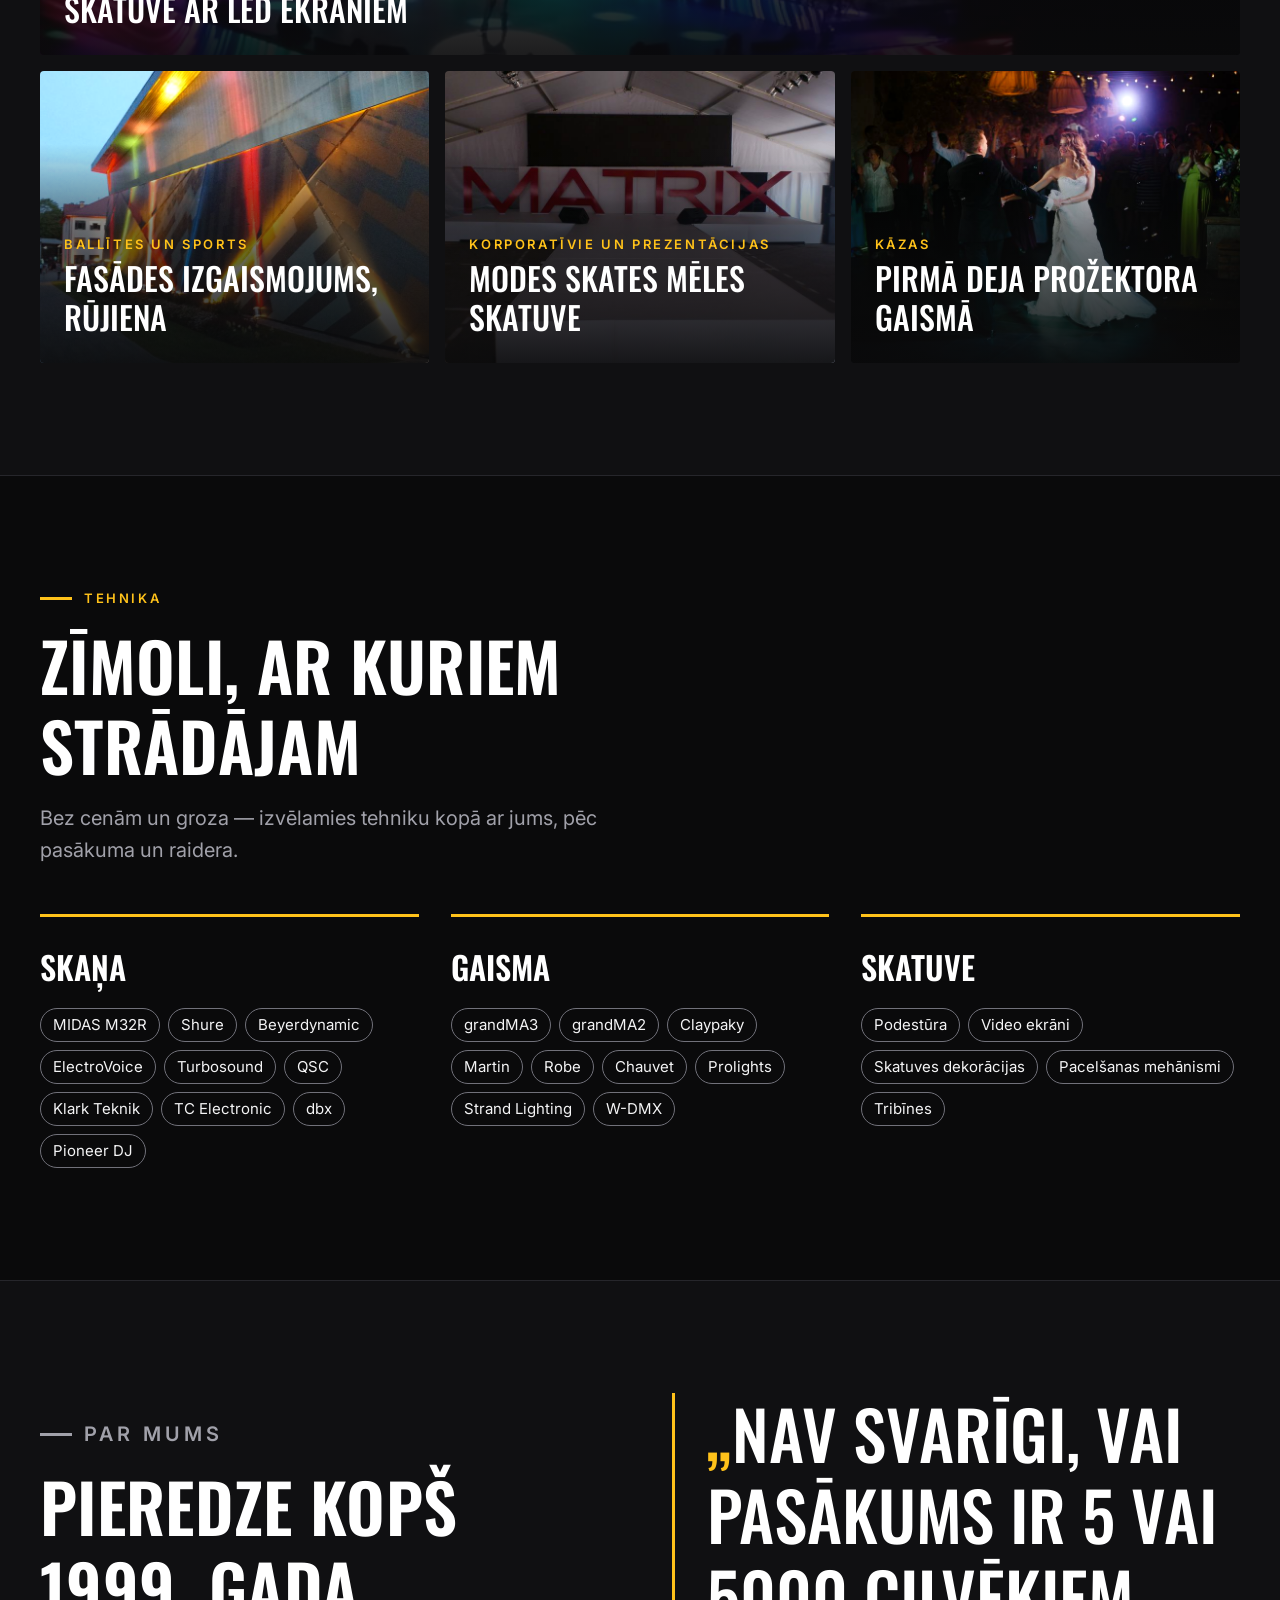
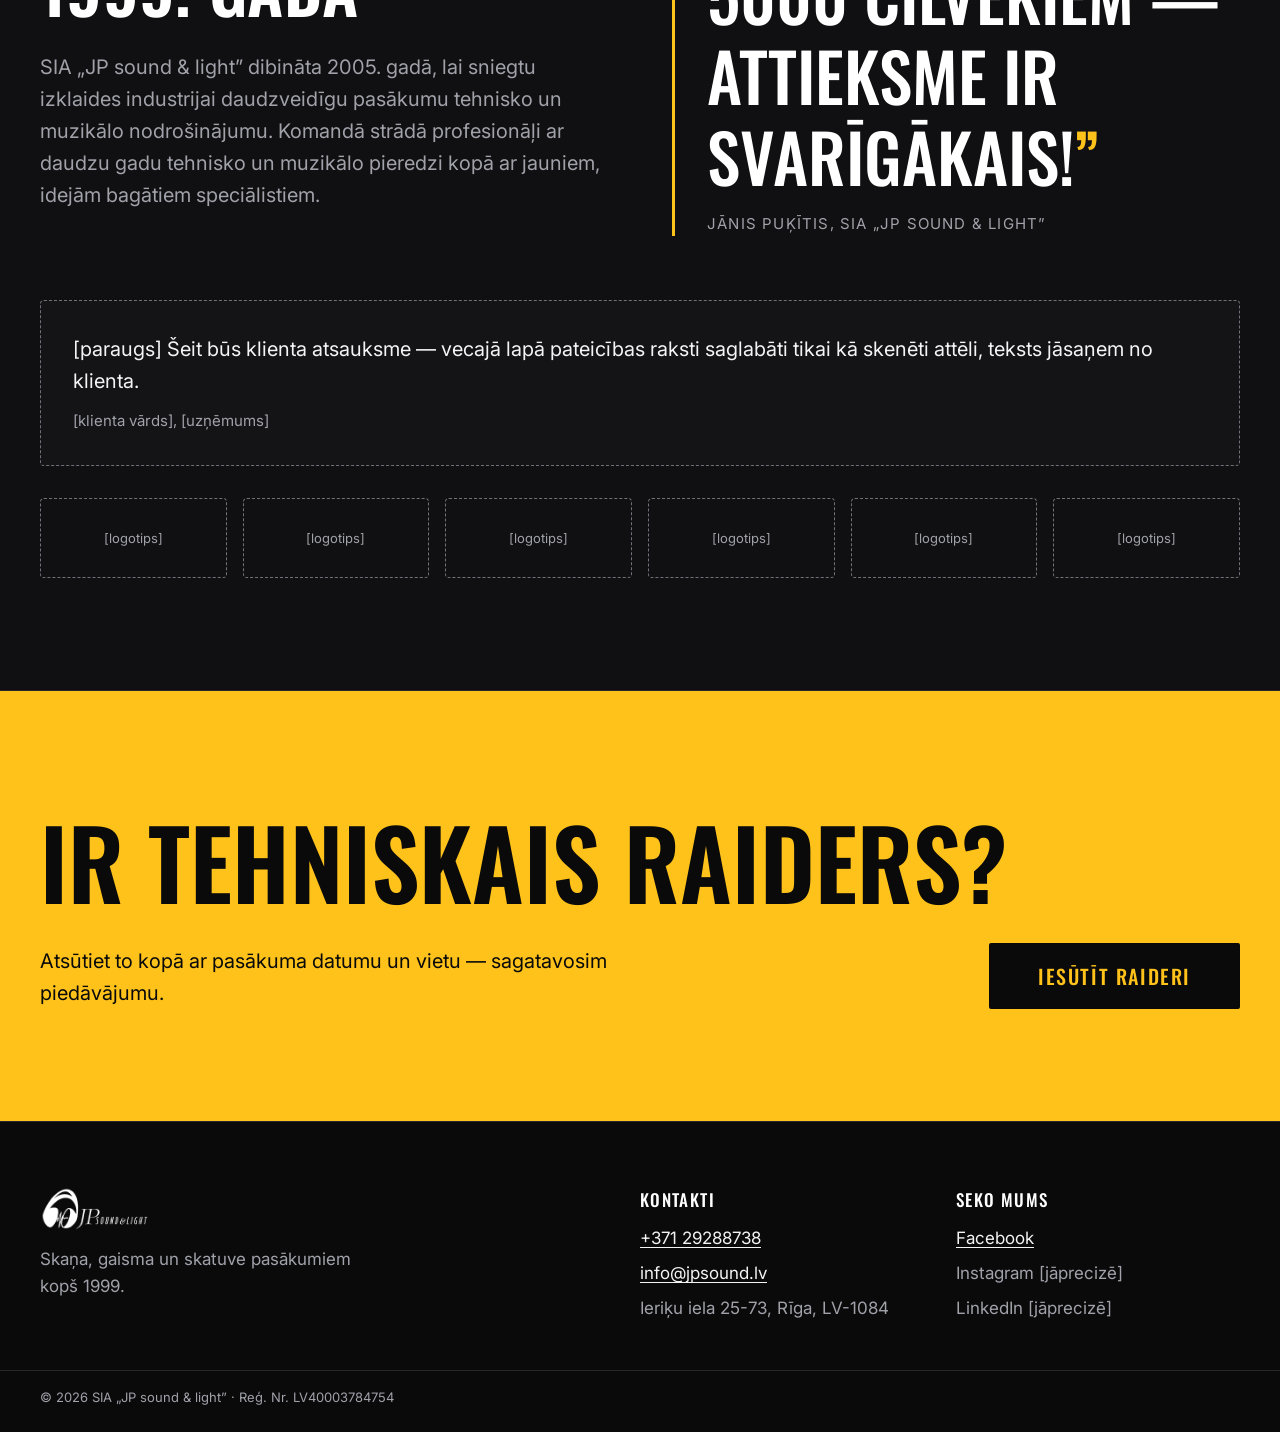
<file: b-skatuve/sakums.html>
<!doctype html>
<html lang="lv">
<head>
  <meta charset="utf-8">
  <meta name="viewport" content="width=device-width, initial-scale=1">
  <meta name="robots" content="noindex, nofollow">
  <title>JP sound &amp; light — skaņa, gaisma, skatuve</title>
  <link rel="stylesheet" href="tokens.css">
  <link rel="stylesheet" href="components.css">
</head>
<body>
  <a class="skip-link" href="#saturs">Pāriet uz saturu</a>

  <header class="site-header">
    <div class="container site-header__inner">
      <a class="brand" href="sakums.html"><img class="brand__logo" src="../_media/logo.png" alt="JP sound &amp; light — sākums" width="1000" height="500"></a>
      <button class="nav-toggle" type="button" aria-expanded="false" aria-controls="galvena-izvelne">Izvēlne</button>
      <nav class="nav" id="galvena-izvelne" aria-label="Galvenā izvēlne">
        <ul class="nav__list">
          <li><a class="nav__link" href="sakums.html#pakalpojumi">Pakalpojumi</a></li>
          <li><a class="nav__link" href="sakums.html#tehnika">Tehnika</a></li>
          <li><a class="nav__link" href="darbi.html">Paveiktie darbi</a></li>
          <li><a class="nav__link" href="sakums.html#par-mums">Par mums</a></li>
          <li><a class="nav__link" href="kontakti.html">Kontakti</a></li>
        </ul>
        <div class="lang" aria-label="Valoda">
          <a class="lang__link" href="sakums.html" lang="lv" aria-current="true">LV</a>
          <a class="lang__link" href="#" lang="en">EN</a>
        </div>
        <a class="btn btn--primary btn--sm" href="kontakti.html#raiders">Iesūtīt raideri</a>
      </nav>
    </div>
  </header>

  <main id="saturs">
    <section class="hero" data-hero aria-label="Ievads">
      <div class="hero__media">
        <figure class="hero__slide is-active"><img src="../_media/led-skatuve.jpg" alt="Koncerta skatuve ar LED ekrāniem un krāsainu gaismu" width="1920" height="1080"></figure>
        <figure class="hero__slide"><img src="../_media/dj-makonos.jpg" alt="Pasākuma zāle ar izgaismotām dekorācijām un DJ pulti" width="1920" height="1080" loading="lazy"></figure>
        <figure class="hero__slide"><img src="../_media/fasade-1.jpg" alt="Ēkas fasāde, izgaismota ar krāsainiem stariem" width="1920" height="1080" loading="lazy"></figure>
        <figure class="hero__slide"><img src="../_media/rigas-ritmi.jpg" alt="Festivāla Rīgas Ritmi skatuve ar orķestri" width="1920" height="1080" loading="lazy"></figure>
        <figure class="hero__slide"><img src="../_media/zale-zila.jpg" alt="Svinību zāle zilā un violetā gaismā" width="1920" height="1080" loading="lazy"></figure>
        <figure class="hero__slide"><img src="../_media/kazu-deja.jpg" alt="Jaunā pāra pirmā deja prožektora gaismā" width="1920" height="1080" loading="lazy"></figure>
      </div>
      <div class="hero__fx" aria-hidden="true">
        <svg class="hero__wave" viewBox="0 0 1200 120" preserveAspectRatio="none"><path d="M0 60 C 50 0, 100 0, 150 60 S 250 120, 300 60 S 400 0, 450 60 S 550 120, 600 60 S 700 0, 750 60 S 850 120, 900 60 S 1000 0, 1050 60 S 1150 120, 1200 60"/></svg>
      </div>
      <div class="container hero__content">
        <p class="eyebrow hero__eyebrow">Skaņa · Gaisma · Skatuve — kopš 1999</p>
        <h1 class="hero__title">Skaņa. Gaisma. Skatuve.</h1>
        <p class="hero__lead">Pasākumu tehniskais nodrošinājums Latvijā un Baltijā — no kāzām līdz festivāliem. Strādājam pēc jūsu tehniskā raidera.</p>
        <div class="hero__actions">
          <a class="btn btn--primary" href="kontakti.html#raiders">Iesūtīt tehnisko raideri</a>
          <a class="btn btn--secondary" href="darbi.html">Skatīt paveikto</a>
        </div>
      </div>
      <button class="hero__pause" type="button" aria-pressed="false"><span class="hero__pause-icon" aria-hidden="true"></span><span class="hero__pause-label">Pauzēt kustību</span></button>
    </section>

    <section class="section section--tight" aria-label="Fakti">
      <div class="container">
        <dl class="stats">
          <div class="stat"><dt class="stat__label">pieredze nozarē kopš</dt><dd class="stat__value">1999</dd></div>
          <div class="stat"><dt class="stat__label">SIA „JP sound &amp; light” dibināta</dt><dd class="stat__value">2005</dd></div>
          <div class="stat"><dt class="stat__label">cilvēku pasākums — attieksme tā pati</dt><dd class="stat__value">5–5000</dd></div>
        </dl>
      </div>
    </section>

    <section class="section" id="pakalpojumi" aria-labelledby="pakalpojumi-v">
      <div class="container">
        <header class="section__head">
          <p class="eyebrow">Pakalpojumi</p>
          <h2 class="section__title" id="pakalpojumi-v">No idejas līdz pēdējam akordam</h2>
        </header>
        <div class="services">
          <article class="card card--feature">
            <span class="card__index">01</span>
            <h3 class="card__title">Pasākumu tehniskais nodrošinājums</h3>
            <p class="card__text">Skaņa, gaisma, skatuve un video ekrāni ar projekta izstrādi — koncertiem, konferencēm, izrādēm, modes skatēm, sporta spēlēm un svinībām.</p>
            <a class="link-arrow" href="kontakti.html#raiders">Pieteikt pasākumu</a>
          </article>
          <article class="card card--feature">
            <span class="card__index">02</span>
            <h3 class="card__title">Tehnikas noma</h3>
            <p class="card__text">Profesionāla skaņas, gaismas un skatuves tehnika — grandMA3, Claypaky, MIDAS, Shure un citi zīmoli.</p>
            <a class="link-arrow" href="#tehnika">Skatīt tehniku</a>
          </article>
          <article class="card">
            <span class="card__index">03</span>
            <h3 class="card__title">Tirdzniecība un instalācijas</h3>
            <p class="card__text">Tehnikas tirdzniecība, uzstādīšana un instalāciju projekti.</p>
          </article>
          <article class="card">
            <span class="card__index">04</span>
            <h3 class="card__title">DJ un VJ</h3>
            <p class="card__text">Mūzika un video vizuāļi pasākumam.</p>
          </article>
          <article class="card">
            <span class="card__index">05</span>
            <h3 class="card__title">Podesti un dekori</h3>
            <p class="card__text">Nestandarta dizaina podesti, skatuves dekori un tribīnes.</p>
          </article>
          <article class="card">
            <span class="card__index">06</span>
            <h3 class="card__title">Baneru konstrukcijas</h3>
            <p class="card__text">Reklāmas baneru stiprināšanas konstrukcijas.</p>
          </article>
        </div>
      </div>
    </section>

    <section class="section section--alt" aria-labelledby="darbi-v">
      <div class="container">
        <header class="section__head section__head--row">
          <div>
            <p class="eyebrow">Paveiktais</p>
            <h2 class="section__title" id="darbi-v">Darbi, kas runā paši</h2>
          </div>
          <a class="link-arrow" href="darbi.html">Visi darbi</a>
        </header>
        <ul class="works">
          <li class="work-card work-card--wide">
            <img class="work-card__img" src="../_media/led-skatuve-m.jpg" alt="" width="900" height="600" loading="lazy">
            <div class="work-card__body"><span class="work-card__cat">Koncerti un skatuve</span><h3 class="work-card__title">Skatuve ar LED ekrāniem</h3></div>
          </li>
          <li class="work-card">
            <img class="work-card__img" src="../_media/fasade-1-m.jpg" alt="" width="900" height="600" loading="lazy">
            <div class="work-card__body"><span class="work-card__cat">Ballītes un sports</span><h3 class="work-card__title">Fasādes izgaismojums, Rūjiena</h3></div>
          </li>
          <li class="work-card">
            <img class="work-card__img" src="../_media/modes-skate-m.jpg" alt="" width="900" height="600" loading="lazy">
            <div class="work-card__body"><span class="work-card__cat">Korporatīvie un prezentācijas</span><h3 class="work-card__title">Modes skates mēles skatuve</h3></div>
          </li>
          <li class="work-card">
            <img class="work-card__img" src="../_media/kazu-deja-m.jpg" alt="" width="900" height="600" loading="lazy">
            <div class="work-card__body"><span class="work-card__cat">Kāzas</span><h3 class="work-card__title">Pirmā deja prožektora gaismā</h3></div>
          </li>
        </ul>
      </div>
    </section>

    <section class="section" id="tehnika" aria-labelledby="tehnika-v">
      <div class="container">
        <header class="section__head">
          <p class="eyebrow">Tehnika</p>
          <h2 class="section__title" id="tehnika-v">Zīmoli, ar kuriem strādājam</h2>
          <p class="section__lead">Bez cenām un groza — izvēlamies tehniku kopā ar jums, pēc pasākuma un raidera.</p>
        </header>
        <div class="spec">
          <section class="spec__group" aria-labelledby="t-skana">
            <h3 class="spec__title" id="t-skana">Skaņa</h3>
            <ul class="tags">
              <li class="tag">MIDAS M32R</li><li class="tag">Shure</li><li class="tag">Beyerdynamic</li><li class="tag">ElectroVoice</li><li class="tag">Turbosound</li><li class="tag">QSC</li><li class="tag">Klark Teknik</li><li class="tag">TC Electronic</li><li class="tag">dbx</li><li class="tag">Pioneer DJ</li>
            </ul>
          </section>
          <section class="spec__group" aria-labelledby="t-gaisma">
            <h3 class="spec__title" id="t-gaisma">Gaisma</h3>
            <ul class="tags">
              <li class="tag">grandMA3</li><li class="tag">grandMA2</li><li class="tag">Claypaky</li><li class="tag">Martin</li><li class="tag">Robe</li><li class="tag">Chauvet</li><li class="tag">Prolights</li><li class="tag">Strand Lighting</li><li class="tag">W-DMX</li>
            </ul>
          </section>
          <section class="spec__group" aria-labelledby="t-skatuve">
            <h3 class="spec__title" id="t-skatuve">Skatuve</h3>
            <ul class="tags">
              <li class="tag">Podestūra</li><li class="tag">Video ekrāni</li><li class="tag">Skatuves dekorācijas</li><li class="tag">Pacelšanas mehānismi</li><li class="tag">Tribīnes</li>
            </ul>
          </section>
        </div>
      </div>
    </section>

    <section class="section section--alt" id="par-mums" aria-labelledby="par-mums-v">
      <div class="container about">
        <div class="about__text">
          <p class="eyebrow">Par mums</p>
          <h2 class="section__title" id="par-mums-v">Pieredze kopš 1999. gada</h2>
          <p>SIA „JP sound &amp; light” dibināta 2005. gadā, lai sniegtu izklaides industrijai daudzveidīgu pasākumu tehnisko un muzikālo nodrošinājumu. Komandā strādā profesionāļi ar daudzu gadu tehnisko un muzikālo pieredzi kopā ar jauniem, idejām bagātiem speciālistiem.</p>
        </div>
        <figure class="quote">
          <blockquote class="quote__text"><p>Nav svarīgi, vai pasākums ir 5 vai 5000 cilvēkiem — attieksme ir svarīgākais!</p></blockquote>
          <figcaption class="quote__by">Jānis Puķītis, SIA „JP sound &amp; light”</figcaption>
        </figure>
      </div>
      <div class="container">
        <figure class="testimonial">
          <blockquote class="testimonial__text"><p>[paraugs] Šeit būs klienta atsauksme — vecajā lapā pateicības raksti saglabāti tikai kā skenēti attēli, teksts jāsaņem no klienta.</p></blockquote>
          <figcaption class="testimonial__by">[klienta vārds], [uzņēmums]</figcaption>
        </figure>
        <ul class="logos" aria-label="Klienti un partneri">
          <li class="logo-slot">[logotips]</li><li class="logo-slot">[logotips]</li><li class="logo-slot">[logotips]</li><li class="logo-slot">[logotips]</li><li class="logo-slot">[logotips]</li><li class="logo-slot">[logotips]</li>
        </ul>
      </div>
    </section>

    <section class="cta" aria-labelledby="cta-v">
      <div class="container cta__inner">
        <h2 class="cta__title" id="cta-v">Ir tehniskais raiders?</h2>
        <p class="cta__text">Atsūtiet to kopā ar pasākuma datumu un vietu — sagatavosim piedāvājumu.</p>
        <a class="btn btn--primary btn--lg" href="kontakti.html#raiders">Iesūtīt raideri</a>
      </div>
    </section>
  </main>

  <footer class="site-footer">
    <div class="container site-footer__inner">
      <div class="site-footer__brand">
        <img class="brand__logo" src="../_media/logo.png" alt="JP sound &amp; light" width="1000" height="500">
        <p class="site-footer__note">Skaņa, gaisma un skatuve pasākumiem kopš 1999.</p>
      </div>
      <div class="site-footer__col">
        <h2 class="site-footer__title">Kontakti</h2>
        <ul class="site-footer__list">
          <li><a href="tel:+37129288738">+371 29288738</a></li>
          <li><a href="mailto:info@jpsound.lv">info@jpsound.lv</a></li>
          <li>Ieriķu iela 25-73, Rīga, LV-1084</li>
        </ul>
      </div>
      <div class="site-footer__col">
        <h2 class="site-footer__title">Seko mums</h2>
        <ul class="site-footer__list">
          <li><a href="https://www.facebook.com/jpsoundandlight">Facebook</a></li>
          <li>Instagram [jāprecizē]</li>
          <li>LinkedIn [jāprecizē]</li>
        </ul>
      </div>
    </div>
    <div class="container site-footer__legal">© 2026 SIA „JP sound &amp; light” · Reģ. Nr. LV40003784754</div>
  </footer>

  <a class="proto-badge" href="../index.html">Prototips — visi virzieni</a>
  <script src="../_kopigais/prototips.js"></script>
</body>
</html>
</file>
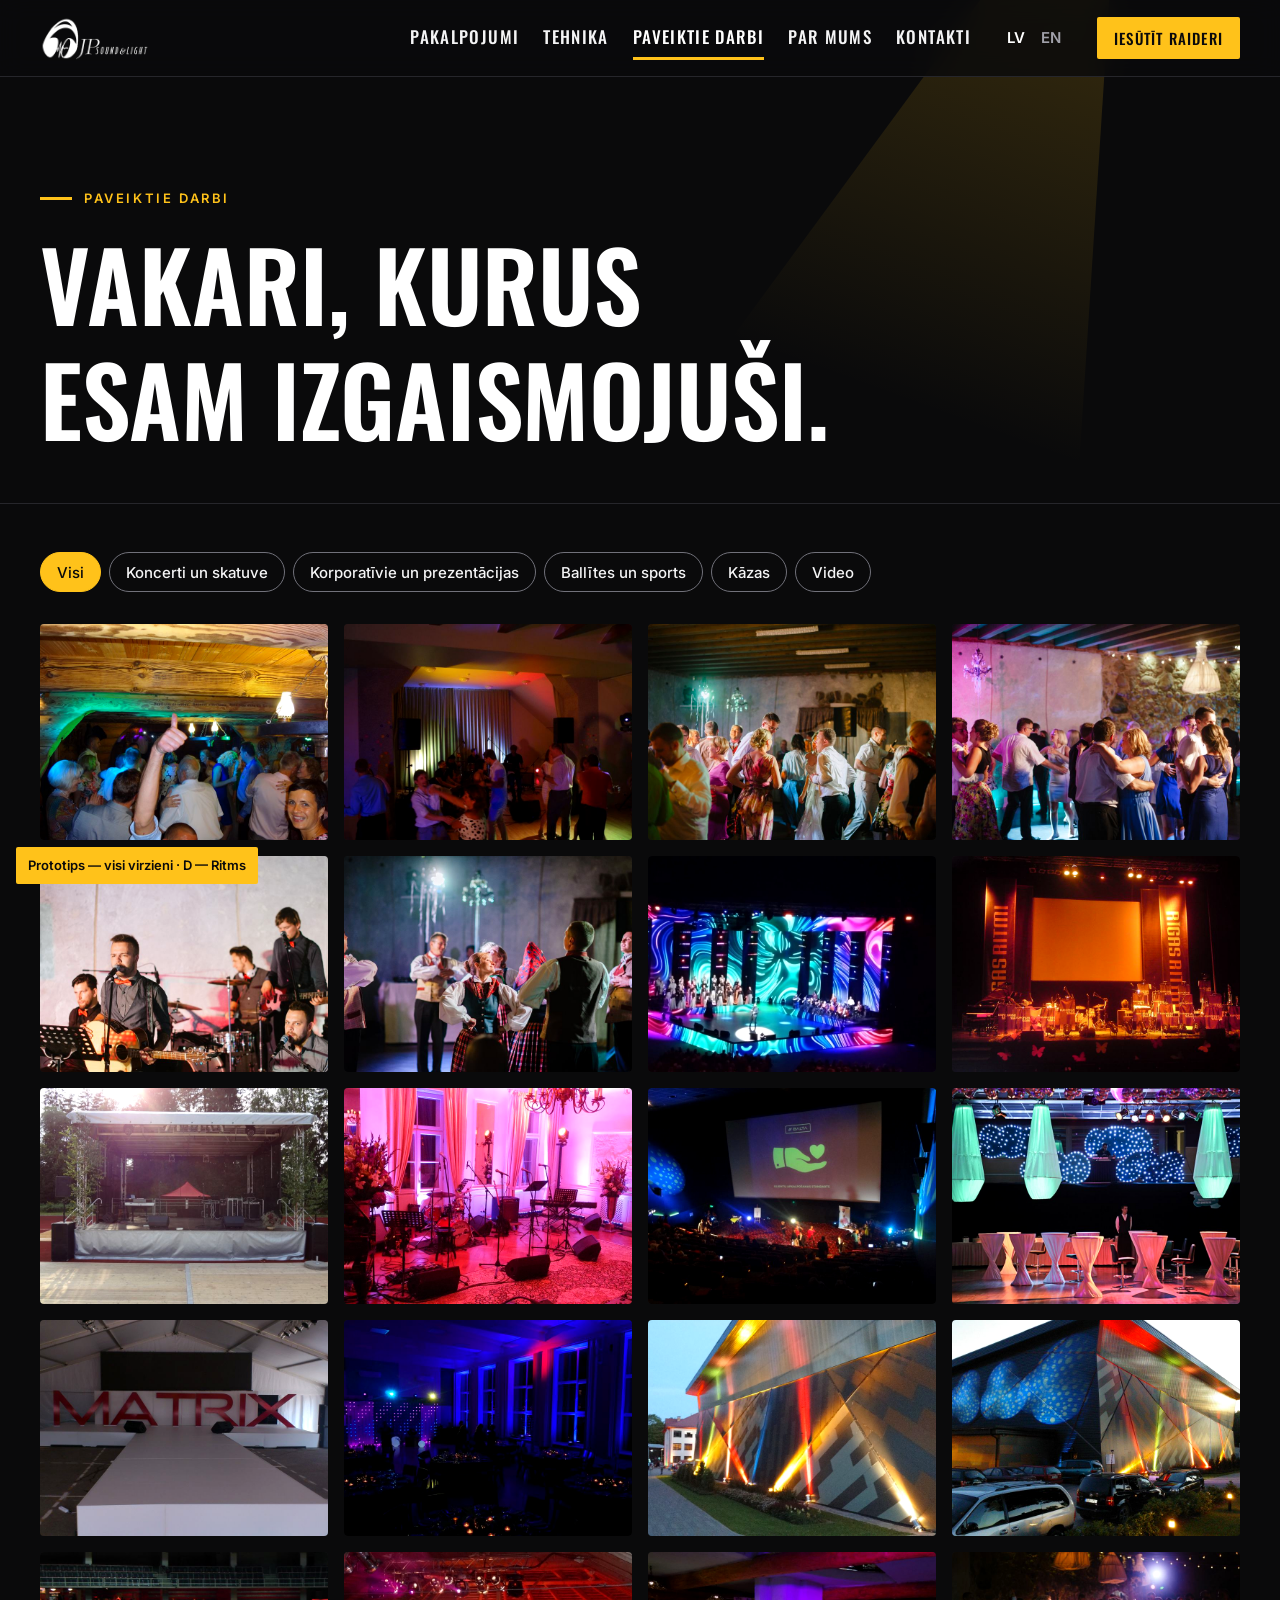
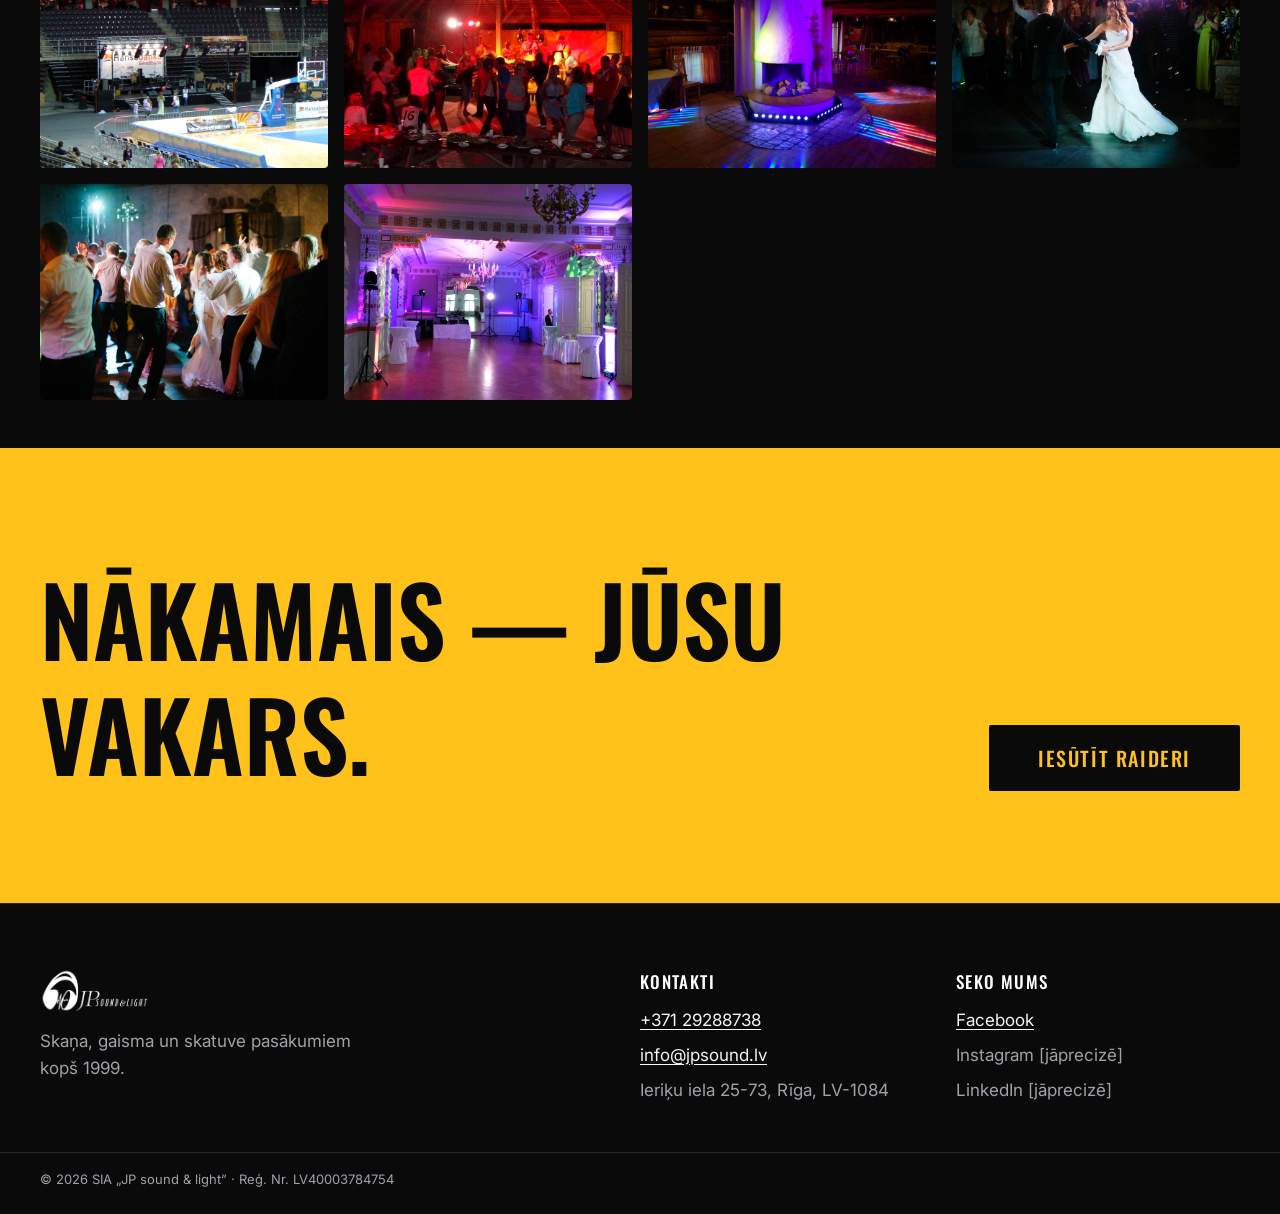
<file: d-ritms/darbi.html>
<!doctype html>
<html lang="lv">
<head>
  <meta charset="utf-8">
  <meta name="viewport" content="width=device-width, initial-scale=1">
  <meta name="robots" content="noindex, nofollow">
  <title>Paveiktie darbi — JP sound &amp; light</title>
  <link rel="stylesheet" href="tokens.css">
  <link rel="stylesheet" href="components.css">
</head>
<body>
  <a class="skip-link" href="#saturs">Pāriet uz saturu</a>

  <header class="site-header">
    <div class="container site-header__inner">
      <a class="brand" href="sakums.html"><img class="brand__logo" src="../_media/logo.png" alt="JP sound &amp; light — sākums" width="1000" height="500"></a>
      <button class="nav-toggle" type="button" aria-expanded="false" aria-controls="galvena-izvelne">Izvēlne</button>
      <nav class="nav" id="galvena-izvelne" aria-label="Galvenā izvēlne">
        <ul class="nav__list">
          <li><a class="nav__link" href="sakums.html#pakalpojumi">Pakalpojumi</a></li>
          <li><a class="nav__link" href="sakums.html#tehnika">Tehnika</a></li>
          <li><a class="nav__link" href="darbi.html" aria-current="page">Paveiktie darbi</a></li>
          <li><a class="nav__link" href="sakums.html#par-mums">Par mums</a></li>
          <li><a class="nav__link" href="kontakti.html">Kontakti</a></li>
        </ul>
        <div class="lang" aria-label="Valoda">
          <a class="lang__link" href="darbi.html" lang="lv" aria-current="true">LV</a>
          <a class="lang__link" href="#" lang="en">EN</a>
        </div>
        <a class="btn btn--primary btn--sm" href="kontakti.html#raiders">Iesūtīt raideri</a>
      </nav>
    </div>
  </header>

  <main id="saturs">
    <section class="page-hero" aria-labelledby="lapa-v">
      <div class="container">
        <p class="eyebrow">Paveiktie darbi</p>
        <h1 class="page-hero__title" id="lapa-v">Vakari, kurus esam izgaismojuši.</h1>
      </div>
    </section>

    <section class="section section--tight" aria-label="Galerija">
      <div class="container">
        <div class="filter" role="group" aria-label="Pasākuma veids" data-filter="#galerija" data-empty="#galerija-tukss">
          <button class="chip" type="button" data-value="all" aria-pressed="true">Visi</button>
          <button class="chip" type="button" data-value="koncerti" aria-pressed="false">Koncerti un skatuve</button>
          <button class="chip" type="button" data-value="korporativie" aria-pressed="false">Korporatīvie un prezentācijas</button>
          <button class="chip" type="button" data-value="ballites" aria-pressed="false">Ballītes un sports</button>
          <button class="chip" type="button" data-value="kazas" aria-pressed="false">Kāzas</button>
          <button class="chip" type="button" data-value="video" aria-pressed="false">Video</button>
        </div>

        <ul class="gallery" id="galerija">
          <li class="work-card" data-cat="ballites"><img class="work-card__img" src="../_media/roka-m.jpg" alt="" width="900" height="600" loading="lazy"><div class="work-card__body"><span class="work-card__cat">Ballītes un sports</span><h2 class="work-card__title">Pilna deju grīda</h2></div></li>
          <li class="work-card" data-cat="ballites"><img class="work-card__img" src="../_media/dejas-zila-m.jpg" alt="" width="900" height="600" loading="lazy"><div class="work-card__body"><span class="work-card__cat">Ballītes un sports</span><h2 class="work-card__title">Deju vakars krāsainā gaismā</h2></div></li>
          <li class="work-card" data-cat="kazas"><img class="work-card__img" src="../_media/pulks-1-m.jpg" alt="" width="900" height="600" loading="lazy"><div class="work-card__body"><span class="work-card__cat">Kāzas</span><h2 class="work-card__title">Kāzu ballīte</h2></div></li>
          <li class="work-card" data-cat="kazas"><img class="work-card__img" src="../_media/pulks-2-m.jpg" alt="" width="900" height="600" loading="lazy"><div class="work-card__body"><span class="work-card__cat">Kāzas</span><h2 class="work-card__title">Dejas zem lustrām</h2></div></li>
          <li class="work-card" data-cat="koncerti"><img class="work-card__img" src="../_media/grupa-m.jpg" alt="" width="900" height="600" loading="lazy"><div class="work-card__body"><span class="work-card__cat">Koncerti un skatuve</span><h2 class="work-card__title">Dzīvā mūzika</h2></div></li>
          <li class="work-card" data-cat="koncerti"><img class="work-card__img" src="../_media/tautas-deja-m.jpg" alt="" width="900" height="600" loading="lazy"><div class="work-card__body"><span class="work-card__cat">Koncerti un skatuve</span><h2 class="work-card__title">Tautu deju priekšnesums</h2></div></li>
          <li class="work-card" data-cat="koncerti"><img class="work-card__img" src="../_media/led-skatuve-m.jpg" alt="" width="900" height="600" loading="lazy"><div class="work-card__body"><span class="work-card__cat">Koncerti un skatuve</span><h2 class="work-card__title">Skatuve ar LED ekrāniem</h2></div></li>
          <li class="work-card" data-cat="koncerti"><img class="work-card__img" src="../_media/rigas-ritmi-m.jpg" alt="" width="900" height="600" loading="lazy"><div class="work-card__body"><span class="work-card__cat">Koncerti un skatuve</span><h2 class="work-card__title">Rīgas Ritmi, 2011</h2></div></li>
          <li class="work-card" data-cat="koncerti"><img class="work-card__img" src="../_media/ara-skatuve-m.jpg" alt="" width="900" height="600" loading="lazy"><div class="work-card__body"><span class="work-card__cat">Koncerti un skatuve</span><h2 class="work-card__title">Āra skatuve ar jumtu un podestiem</h2></div></li>
          <li class="work-card" data-cat="koncerti"><img class="work-card__img" src="../_media/rozu-zale-m.jpg" alt="" width="900" height="600" loading="lazy"><div class="work-card__body"><span class="work-card__cat">Koncerti un skatuve</span><h2 class="work-card__title">Kamerkoncerts rozā gaismā</h2></div></li>
          <li class="work-card" data-cat="korporativie"><img class="work-card__img" src="../_media/kino-zale-m.jpg" alt="" width="900" height="600" loading="lazy"><div class="work-card__body"><span class="work-card__cat">Korporatīvie un prezentācijas</span><h2 class="work-card__title">Prezentācija kinozālē ar projekciju</h2></div></li>
          <li class="work-card" data-cat="korporativie"><img class="work-card__img" src="../_media/dj-makonos-m.jpg" alt="" width="900" height="600" loading="lazy"><div class="work-card__body"><span class="work-card__cat">Korporatīvie un prezentācijas</span><h2 class="work-card__title">Izgaismotas dekorācijas un DJ</h2></div></li>
          <li class="work-card" data-cat="korporativie"><img class="work-card__img" src="../_media/modes-skate-m.jpg" alt="" width="900" height="600" loading="lazy"><div class="work-card__body"><span class="work-card__cat">Korporatīvie un prezentācijas</span><h2 class="work-card__title">Modes skates mēles skatuve</h2></div></li>
          <li class="work-card" data-cat="korporativie"><img class="work-card__img" src="../_media/zale-zila-m.jpg" alt="" width="900" height="600" loading="lazy"><div class="work-card__body"><span class="work-card__cat">Korporatīvie un prezentācijas</span><h2 class="work-card__title">Svinību zāle zilā gaismā</h2></div></li>
          <li class="work-card" data-cat="ballites"><img class="work-card__img" src="../_media/fasade-1-m.jpg" alt="" width="900" height="600" loading="lazy"><div class="work-card__body"><span class="work-card__cat">Ballītes un sports</span><h2 class="work-card__title">Fasādes izgaismojums, Rūjiena</h2></div></li>
          <li class="work-card" data-cat="ballites"><img class="work-card__img" src="../_media/fasade-2-m.jpg" alt="" width="900" height="600" loading="lazy"><div class="work-card__body"><span class="work-card__cat">Ballītes un sports</span><h2 class="work-card__title">Gaismas raksti uz fasādes</h2></div></li>
          <li class="work-card" data-cat="ballites"><img class="work-card__img" src="../_media/arena-m.jpg" alt="" width="900" height="600" loading="lazy"><div class="work-card__body"><span class="work-card__cat">Ballītes un sports</span><h2 class="work-card__title">Skatuve arēnā sporta pasākumam</h2></div></li>
          <li class="work-card" data-cat="ballites"><img class="work-card__img" src="../_media/deju-vakars-m.jpg" alt="" width="900" height="600" loading="lazy"><div class="work-card__body"><span class="work-card__cat">Ballītes un sports</span><h2 class="work-card__title">Deju vakars ar dzīvo mūziku</h2></div></li>
          <li class="work-card" data-cat="ballites"><img class="work-card__img" src="../_media/kamins-m.jpg" alt="" width="900" height="600" loading="lazy"><div class="work-card__body"><span class="work-card__cat">Ballītes un sports</span><h2 class="work-card__title">Svinības ar gaismas akcentiem</h2></div></li>
          <li class="work-card" data-cat="kazas"><img class="work-card__img" src="../_media/kazu-deja-m.jpg" alt="" width="900" height="600" loading="lazy"><div class="work-card__body"><span class="work-card__cat">Kāzas</span><h2 class="work-card__title">Pirmā deja prožektora gaismā</h2></div></li>
          <li class="work-card" data-cat="kazas"><img class="work-card__img" src="../_media/kazas-deja-2-m.jpg" alt="" width="900" height="600" loading="lazy"><div class="work-card__body"><span class="work-card__cat">Kāzas</span><h2 class="work-card__title">Kāzu ballīte</h2></div></li>
          <li class="work-card" data-cat="kazas"><img class="work-card__img" src="../_media/teatra-zale-m.jpg" alt="" width="900" height="600" loading="lazy"><div class="work-card__body"><span class="work-card__cat">Kāzas</span><h2 class="work-card__title">Kāzas vēsturiskā teātra zālē</h2></div></li>
        </ul>

        <div class="empty-state" id="galerija-tukss" hidden>
          <p class="empty-state__title">Šajā kategorijā vēl nav darbu</p>
          <p class="empty-state__text">Video no pasākumiem pievienosim drīzumā. Līdz tam — skatiet foto citās kategorijās.</p>
        </div>
      </div>
    </section>

    <section class="cta" aria-labelledby="cta-v">
      <div class="container cta__inner">
        <h2 class="cta__title" id="cta-v">Nākamais — jūsu vakars.</h2>
        <a class="btn btn--primary btn--lg" href="kontakti.html#raiders">Iesūtīt raideri</a>
      </div>
    </section>
  </main>

  <footer class="site-footer">
    <div class="container site-footer__inner">
      <div class="site-footer__brand">
        <img class="brand__logo" src="../_media/logo.png" alt="JP sound &amp; light" width="1000" height="500">
        <p class="site-footer__note">Skaņa, gaisma un skatuve pasākumiem kopš 1999.</p>
      </div>
      <div class="site-footer__col">
        <h2 class="site-footer__title">Kontakti</h2>
        <ul class="site-footer__list">
          <li><a href="tel:+37129288738">+371 29288738</a></li>
          <li><a href="mailto:info@jpsound.lv">info@jpsound.lv</a></li>
          <li>Ieriķu iela 25-73, Rīga, LV-1084</li>
        </ul>
      </div>
      <div class="site-footer__col">
        <h2 class="site-footer__title">Seko mums</h2>
        <ul class="site-footer__list">
          <li><a href="https://www.facebook.com/jpsoundandlight">Facebook</a></li>
          <li>Instagram [jāprecizē]</li>
          <li>LinkedIn [jāprecizē]</li>
        </ul>
      </div>
    </div>
    <div class="container site-footer__legal">© 2026 SIA „JP sound &amp; light” · Reģ. Nr. LV40003784754</div>
  </footer>

  <a class="proto-badge" href="../index.html">Prototips — visi virzieni</a>
  <script src="../_kopigais/prototips.js"></script>
</body>
</html>
</file>
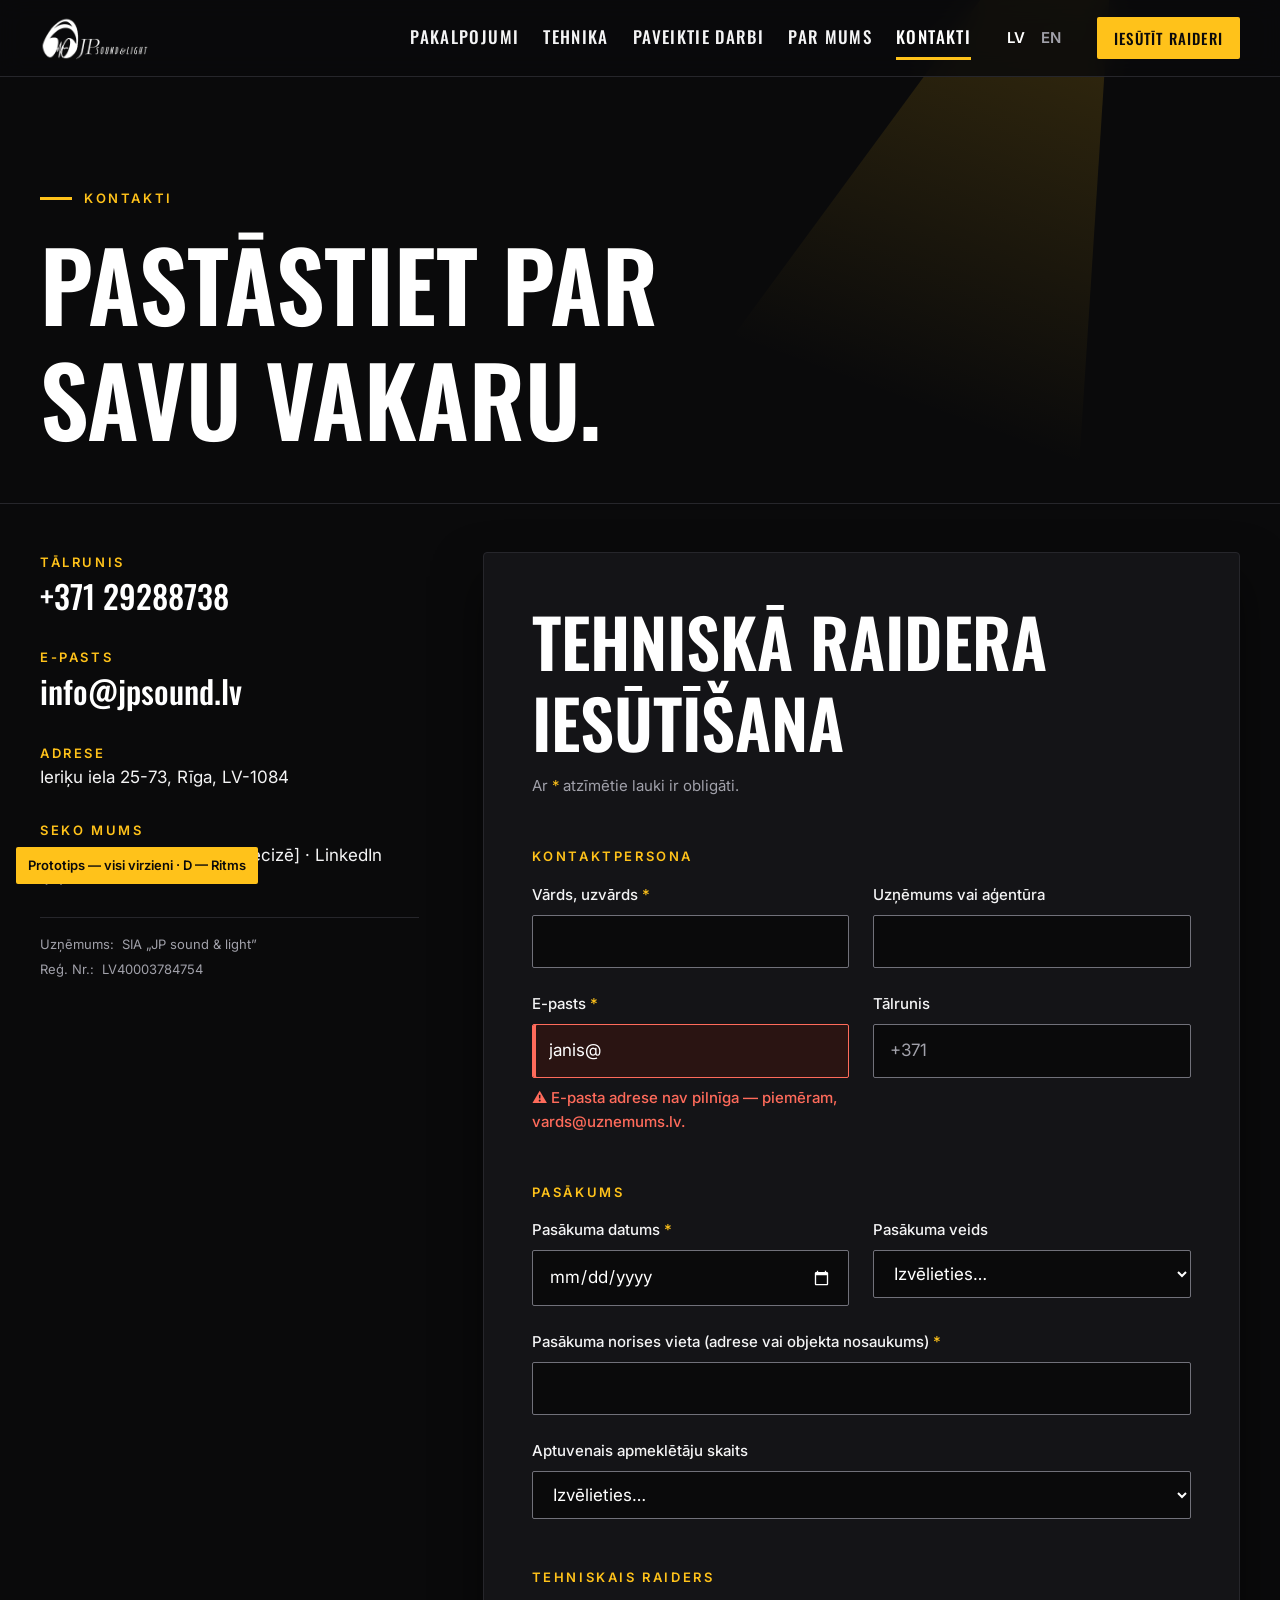
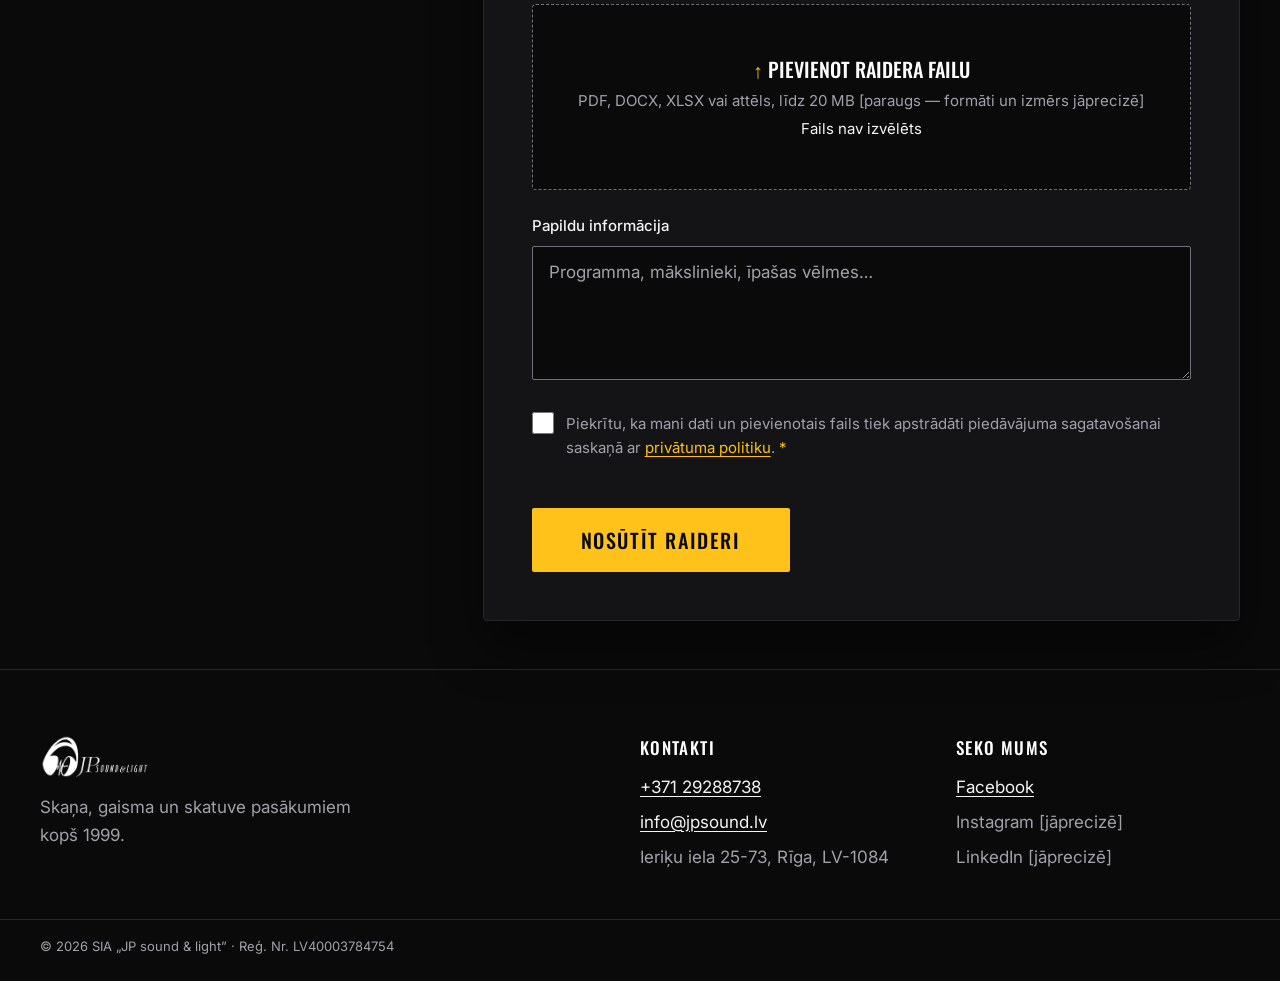
<file: d-ritms/kontakti.html>
<!doctype html>
<html lang="lv">
<head>
  <meta charset="utf-8">
  <meta name="viewport" content="width=device-width, initial-scale=1">
  <meta name="robots" content="noindex, nofollow">
  <title>Kontakti un raidera iesūtīšana — JP sound &amp; light</title>
  <link rel="stylesheet" href="tokens.css">
  <link rel="stylesheet" href="components.css">
</head>
<body>
  <a class="skip-link" href="#saturs">Pāriet uz saturu</a>

  <header class="site-header">
    <div class="container site-header__inner">
      <a class="brand" href="sakums.html"><img class="brand__logo" src="../_media/logo.png" alt="JP sound &amp; light — sākums" width="1000" height="500"></a>
      <button class="nav-toggle" type="button" aria-expanded="false" aria-controls="galvena-izvelne">Izvēlne</button>
      <nav class="nav" id="galvena-izvelne" aria-label="Galvenā izvēlne">
        <ul class="nav__list">
          <li><a class="nav__link" href="sakums.html#pakalpojumi">Pakalpojumi</a></li>
          <li><a class="nav__link" href="sakums.html#tehnika">Tehnika</a></li>
          <li><a class="nav__link" href="darbi.html">Paveiktie darbi</a></li>
          <li><a class="nav__link" href="sakums.html#par-mums">Par mums</a></li>
          <li><a class="nav__link" href="kontakti.html" aria-current="page">Kontakti</a></li>
        </ul>
        <div class="lang" aria-label="Valoda">
          <a class="lang__link" href="kontakti.html" lang="lv" aria-current="true">LV</a>
          <a class="lang__link" href="#" lang="en">EN</a>
        </div>
        <a class="btn btn--primary btn--sm" href="kontakti.html#raiders">Iesūtīt raideri</a>
      </nav>
    </div>
  </header>

  <main id="saturs">
    <section class="page-hero" aria-labelledby="lapa-v">
      <div class="container">
        <p class="eyebrow">Kontakti</p>
        <h1 class="page-hero__title" id="lapa-v">Pastāstiet par savu vakaru.</h1>
      </div>
    </section>

    <section class="section section--tight" aria-label="Saziņa">
      <div class="container contact">
        <aside class="contact__info" aria-label="Kontaktinformācija">
          <div class="contact-item">
            <p class="contact-item__label">Tālrunis</p>
            <a class="contact-item__value" href="tel:+37129288738">+371 29288738</a>
          </div>
          <div class="contact-item">
            <p class="contact-item__label">E-pasts</p>
            <a class="contact-item__value" href="mailto:info@jpsound.lv">info@jpsound.lv</a>
          </div>
          <div class="contact-item">
            <p class="contact-item__label">Adrese</p>
            <p class="contact-item__value contact-item__value--sm">Ieriķu iela 25-73, Rīga, LV-1084</p>
          </div>
          <div class="contact-item">
            <p class="contact-item__label">Seko mums</p>
            <p class="contact-item__value contact-item__value--sm"><a href="https://www.facebook.com/jpsoundandlight">Facebook</a> · Instagram [jāprecizē] · LinkedIn [jāprecizē]</p>
          </div>
          <dl class="legal">
            <div><dt>Uzņēmums</dt><dd>SIA „JP sound &amp; light”</dd></div>
            <div><dt>Reģ. Nr.</dt><dd>LV40003784754</dd></div>
          </dl>
        </aside>

        <form class="form" id="raiders" data-validate novalidate aria-labelledby="forma-v">
          <h2 class="form__title" id="forma-v">Tehniskā raidera iesūtīšana</h2>
          <p class="form__intro">Ar <span class="field__req" aria-hidden="true">*</span> atzīmētie lauki ir obligāti.</p>

          <fieldset class="form__group">
            <legend class="form__legend">Kontaktpersona</legend>
            <div class="form__row">
              <div class="field">
                <label class="field__label" for="f-vards">Vārds, uzvārds <span class="field__req" aria-hidden="true">*</span></label>
                <input class="field__input" id="f-vards" name="vards" type="text" autocomplete="name" required aria-describedby="f-vards-err">
                <p class="field__error" id="f-vards-err">Norādiet vārdu un uzvārdu.</p>
              </div>
              <div class="field">
                <label class="field__label" for="f-uznemums">Uzņēmums vai aģentūra</label>
                <input class="field__input" id="f-uznemums" name="uznemums" type="text" autocomplete="organization">
              </div>
            </div>
            <div class="form__row">
              <div class="field field--error">
                <label class="field__label" for="f-epasts">E-pasts <span class="field__req" aria-hidden="true">*</span></label>
                <input class="field__input" id="f-epasts" name="epasts" type="email" autocomplete="email" required value="janis@" aria-invalid="true" aria-describedby="f-epasts-err">
                <p class="field__error" id="f-epasts-err">E-pasta adrese nav pilnīga — piemēram, vards@uznemums.lv.</p>
              </div>
              <div class="field">
                <label class="field__label" for="f-talrunis">Tālrunis</label>
                <input class="field__input" id="f-talrunis" name="talrunis" type="tel" autocomplete="tel" placeholder="+371">
              </div>
            </div>
          </fieldset>

          <fieldset class="form__group">
            <legend class="form__legend">Pasākums</legend>
            <div class="form__row">
              <div class="field">
                <label class="field__label" for="f-datums">Pasākuma datums <span class="field__req" aria-hidden="true">*</span></label>
                <input class="field__input" id="f-datums" name="datums" type="date" required aria-describedby="f-datums-err">
                <p class="field__error" id="f-datums-err">Norādiet pasākuma datumu.</p>
              </div>
              <div class="field">
                <label class="field__label" for="f-veids">Pasākuma veids</label>
                <select class="field__input field__select" id="f-veids" name="veids">
                  <option value="">Izvēlieties…</option>
                  <option>Koncerts vai festivāls</option>
                  <option>Korporatīvs pasākums</option>
                  <option>Konference vai prezentācija</option>
                  <option>Sporta pasākums</option>
                  <option>Kāzas vai svinības</option>
                  <option>Cits</option>
                </select>
              </div>
            </div>
            <div class="field">
              <label class="field__label" for="f-vieta">Pasākuma norises vieta (adrese vai objekta nosaukums) <span class="field__req" aria-hidden="true">*</span></label>
              <input class="field__input" id="f-vieta" name="vieta" type="text" required aria-describedby="f-vieta-err">
              <p class="field__error" id="f-vieta-err">Norādiet, kur notiks pasākums.</p>
            </div>
            <div class="field">
              <label class="field__label" for="f-skaits">Aptuvenais apmeklētāju skaits</label>
              <select class="field__input field__select" id="f-skaits" name="skaits">
                <option value="">Izvēlieties…</option>
                <option>līdz 100</option>
                <option>100–500</option>
                <option>500–2000</option>
                <option>vairāk nekā 2000</option>
              </select>
            </div>
          </fieldset>

          <fieldset class="form__group">
            <legend class="form__legend">Tehniskais raiders</legend>
            <div class="field">
              <label class="dropzone" for="f-raiders">
                <span class="dropzone__title">Pievienot raidera failu</span>
                <span class="dropzone__hint" id="f-raiders-hint">PDF, DOCX, XLSX vai attēls, līdz 20 MB [paraugs — formāti un izmērs jāprecizē]</span>
                <span class="dropzone__name">Fails nav izvēlēts</span>
                <input class="dropzone__input" id="f-raiders" name="raiders" type="file" aria-describedby="f-raiders-hint">
              </label>
            </div>
            <div class="field">
              <label class="field__label" for="f-zina">Papildu informācija</label>
              <textarea class="field__input field__textarea" id="f-zina" name="zina" rows="4" placeholder="Programma, mākslinieki, īpašas vēlmes…"></textarea>
            </div>
          </fieldset>

          <div class="field field--check">
            <input class="check__input" id="f-piekrisana" name="piekrisana" type="checkbox" required aria-describedby="f-piekrisana-err">
            <label class="check__label" for="f-piekrisana">Piekrītu, ka mani dati un pievienotais fails tiek apstrādāti piedāvājuma sagatavošanai saskaņā ar <a href="#">privātuma politiku</a>. <span class="field__req" aria-hidden="true">*</span></label>
            <p class="field__error" id="f-piekrisana-err">Lai nosūtītu raideri, nepieciešama piekrišana.</p>
          </div>

          <div class="form__actions">
            <button class="btn btn--primary btn--lg" type="submit">Nosūtīt raideri</button>
            <p class="form__status" role="status" aria-live="polite"></p>
          </div>
        </form>
      </div>
    </section>

  </main>

  <footer class="site-footer">
    <div class="container site-footer__inner">
      <div class="site-footer__brand">
        <img class="brand__logo" src="../_media/logo.png" alt="JP sound &amp; light" width="1000" height="500">
        <p class="site-footer__note">Skaņa, gaisma un skatuve pasākumiem kopš 1999.</p>
      </div>
      <div class="site-footer__col">
        <h2 class="site-footer__title">Kontakti</h2>
        <ul class="site-footer__list">
          <li><a href="tel:+37129288738">+371 29288738</a></li>
          <li><a href="mailto:info@jpsound.lv">info@jpsound.lv</a></li>
          <li>Ieriķu iela 25-73, Rīga, LV-1084</li>
        </ul>
      </div>
      <div class="site-footer__col">
        <h2 class="site-footer__title">Seko mums</h2>
        <ul class="site-footer__list">
          <li><a href="https://www.facebook.com/jpsoundandlight">Facebook</a></li>
          <li>Instagram [jāprecizē]</li>
          <li>LinkedIn [jāprecizē]</li>
        </ul>
      </div>
    </div>
    <div class="container site-footer__legal">© 2026 SIA „JP sound &amp; light” · Reģ. Nr. LV40003784754</div>
  </footer>

  <a class="proto-badge" href="../index.html">Prototips — visi virzieni</a>
  <script src="../_kopigais/prototips.js"></script>
</body>
</html>
</file>
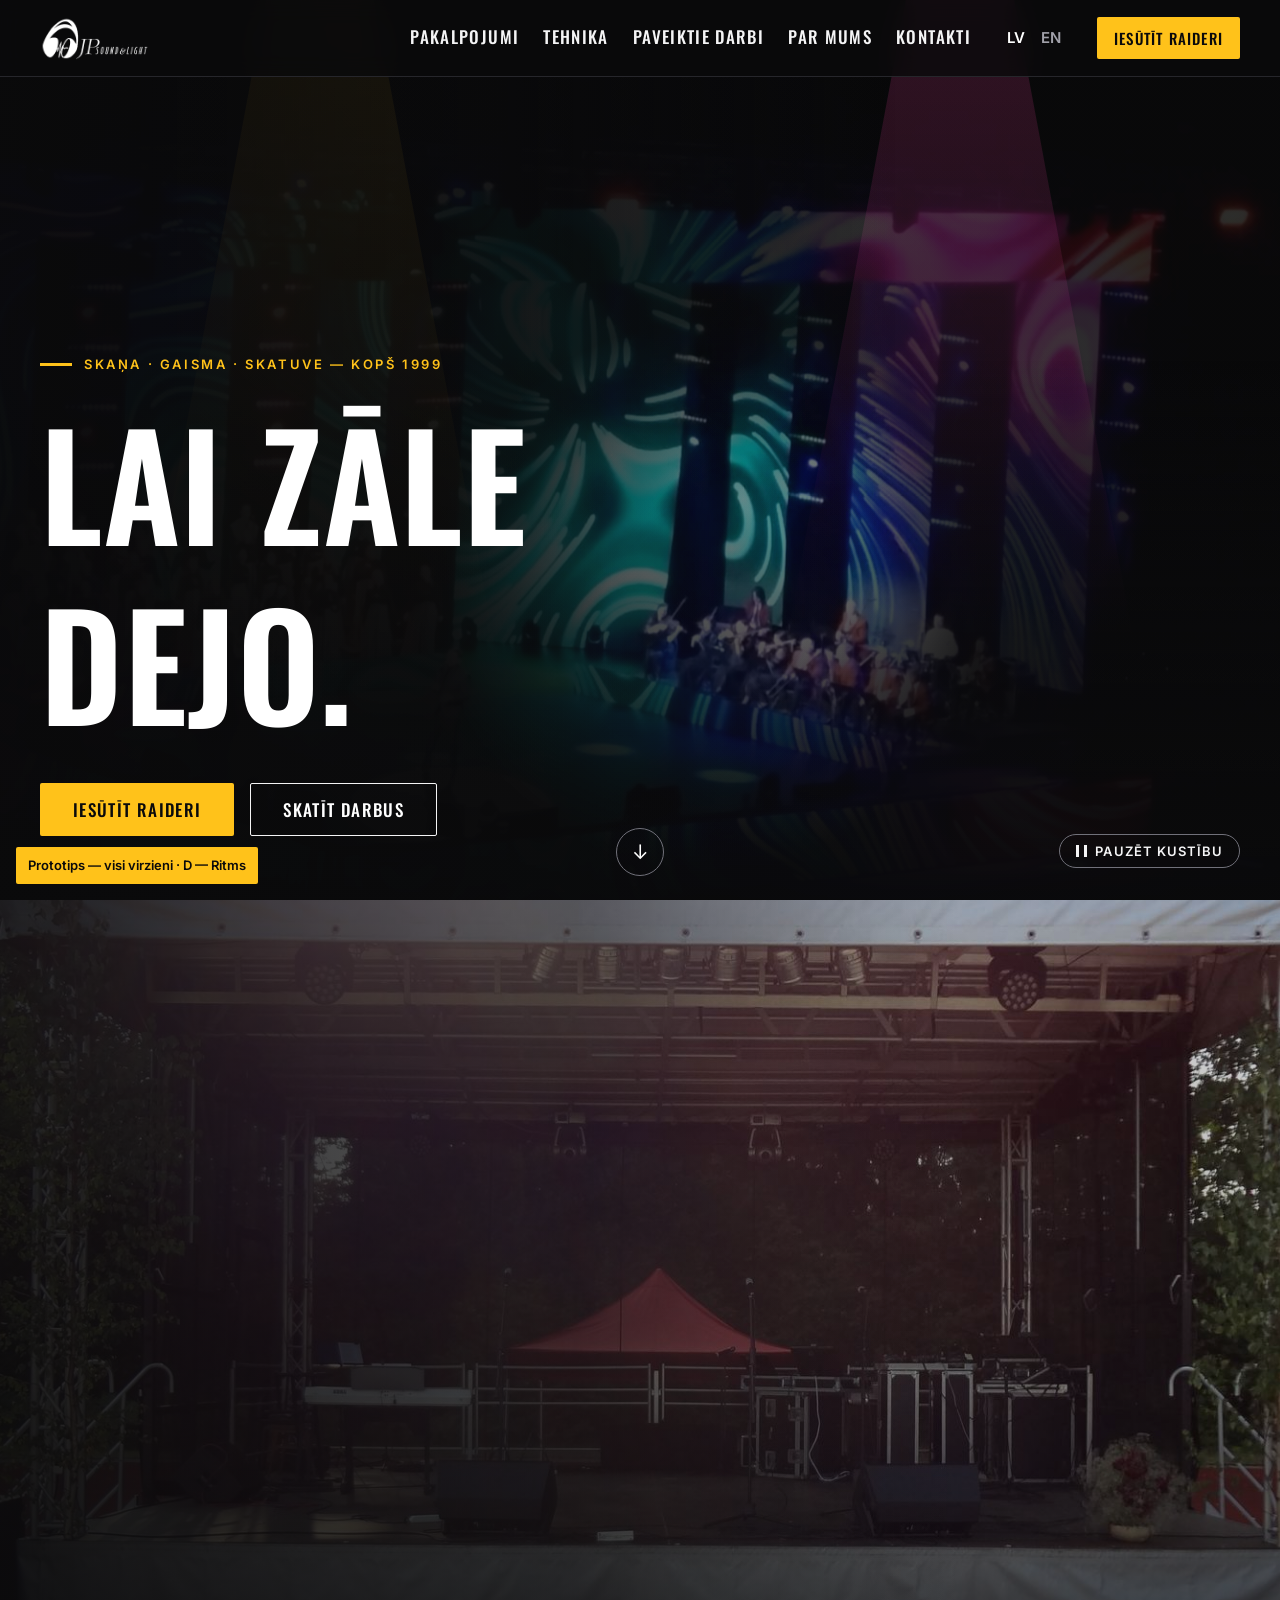
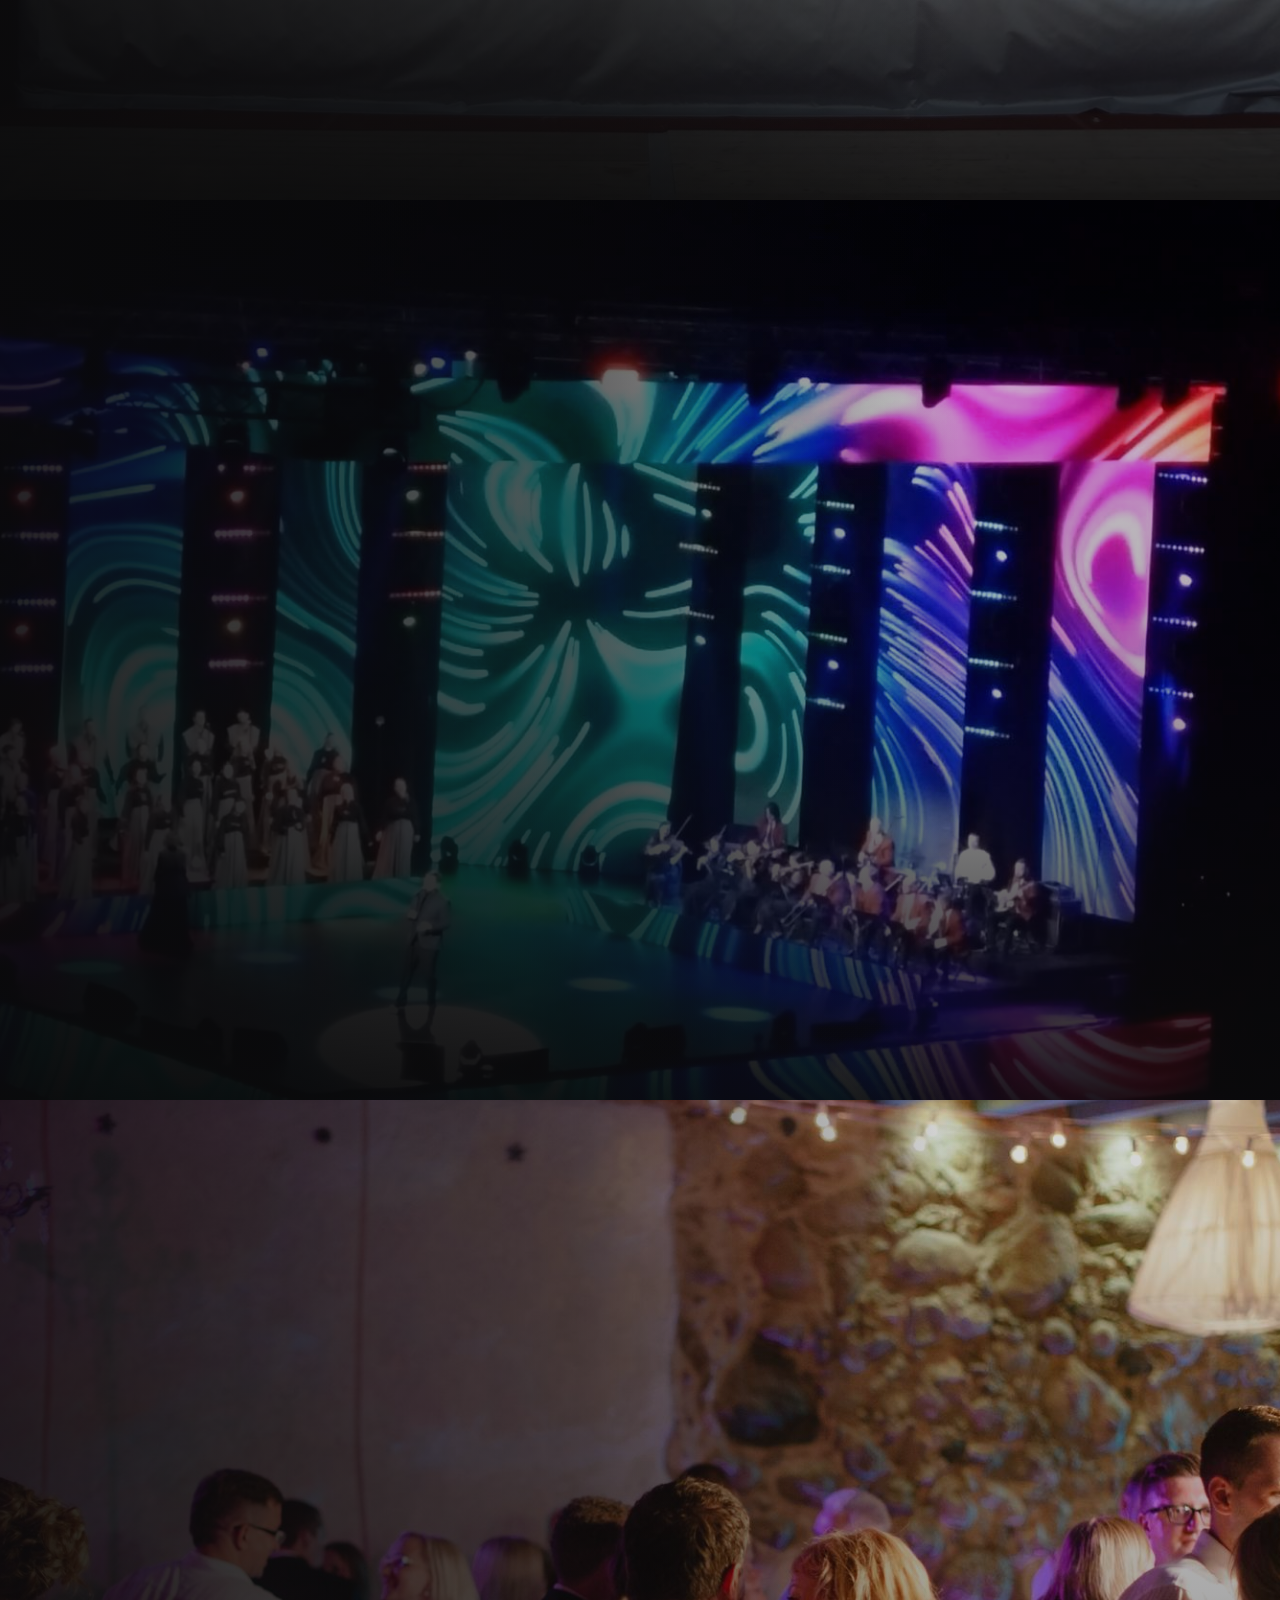
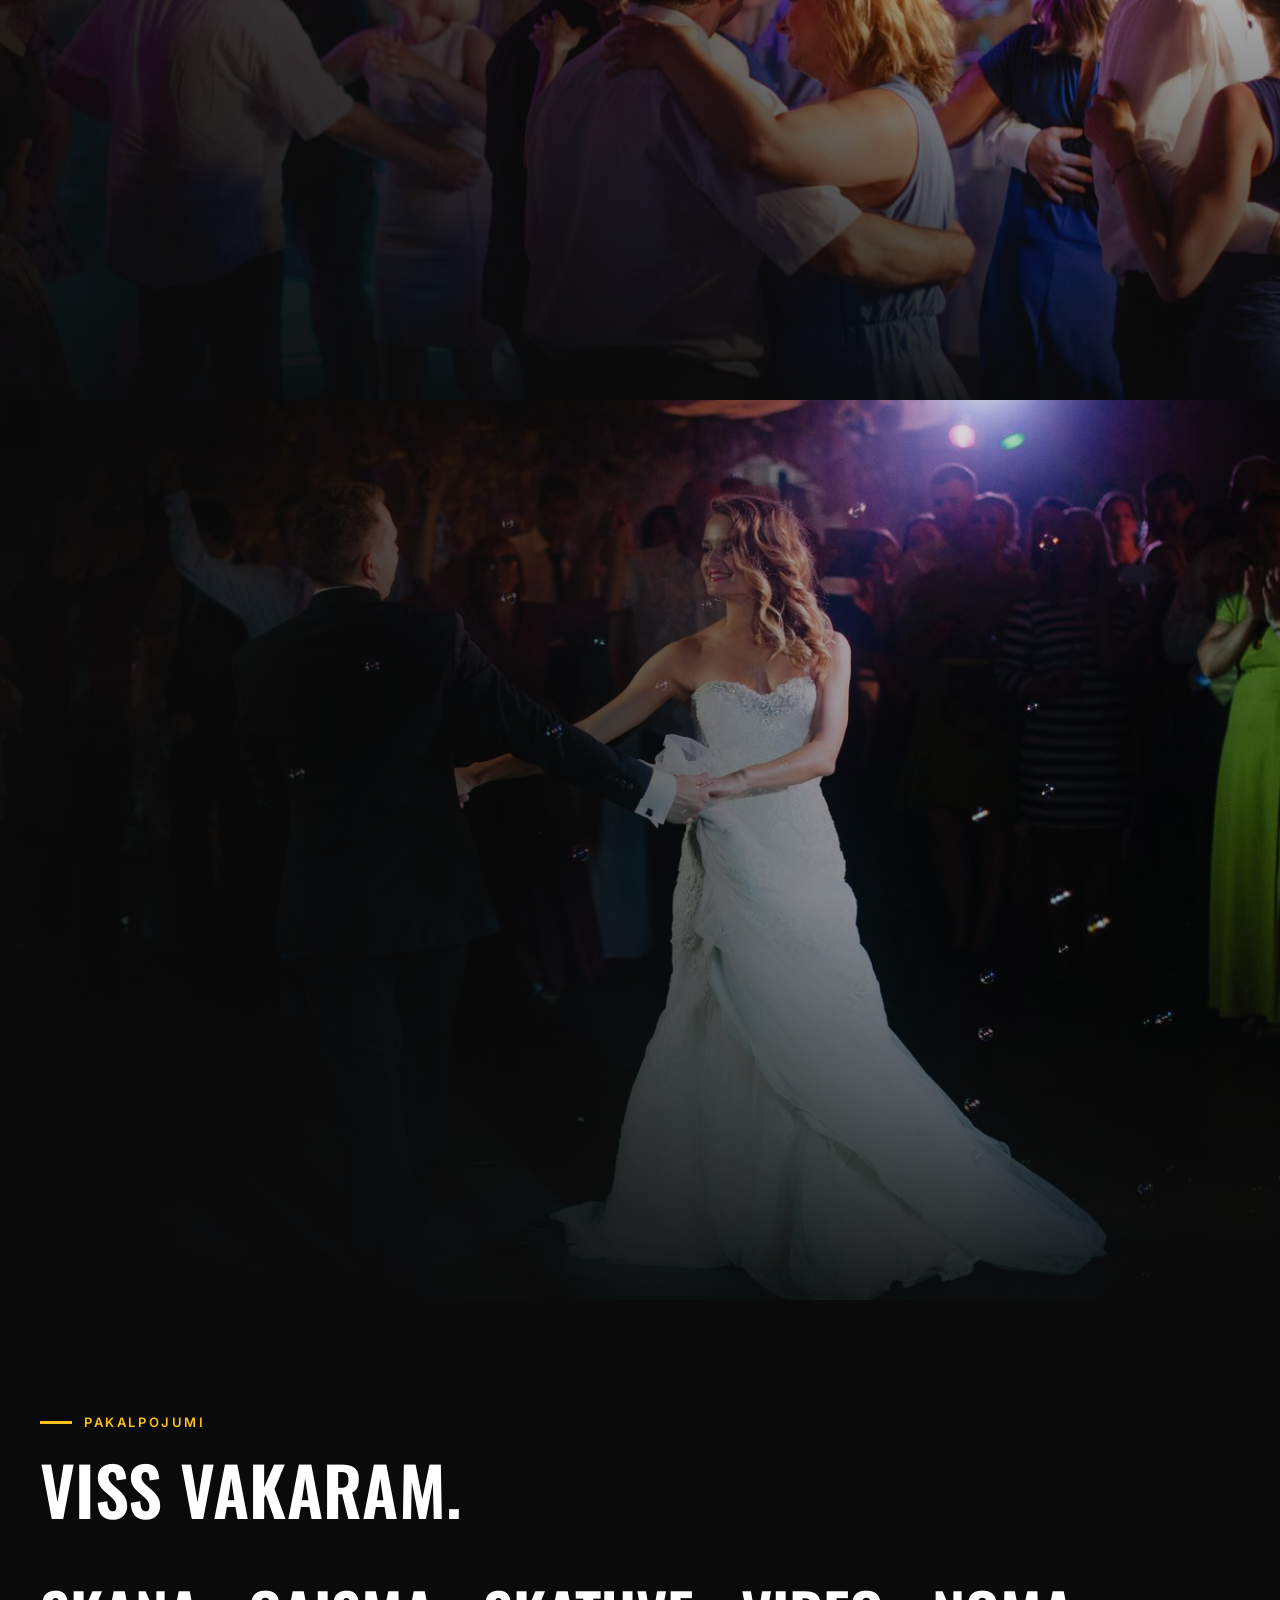
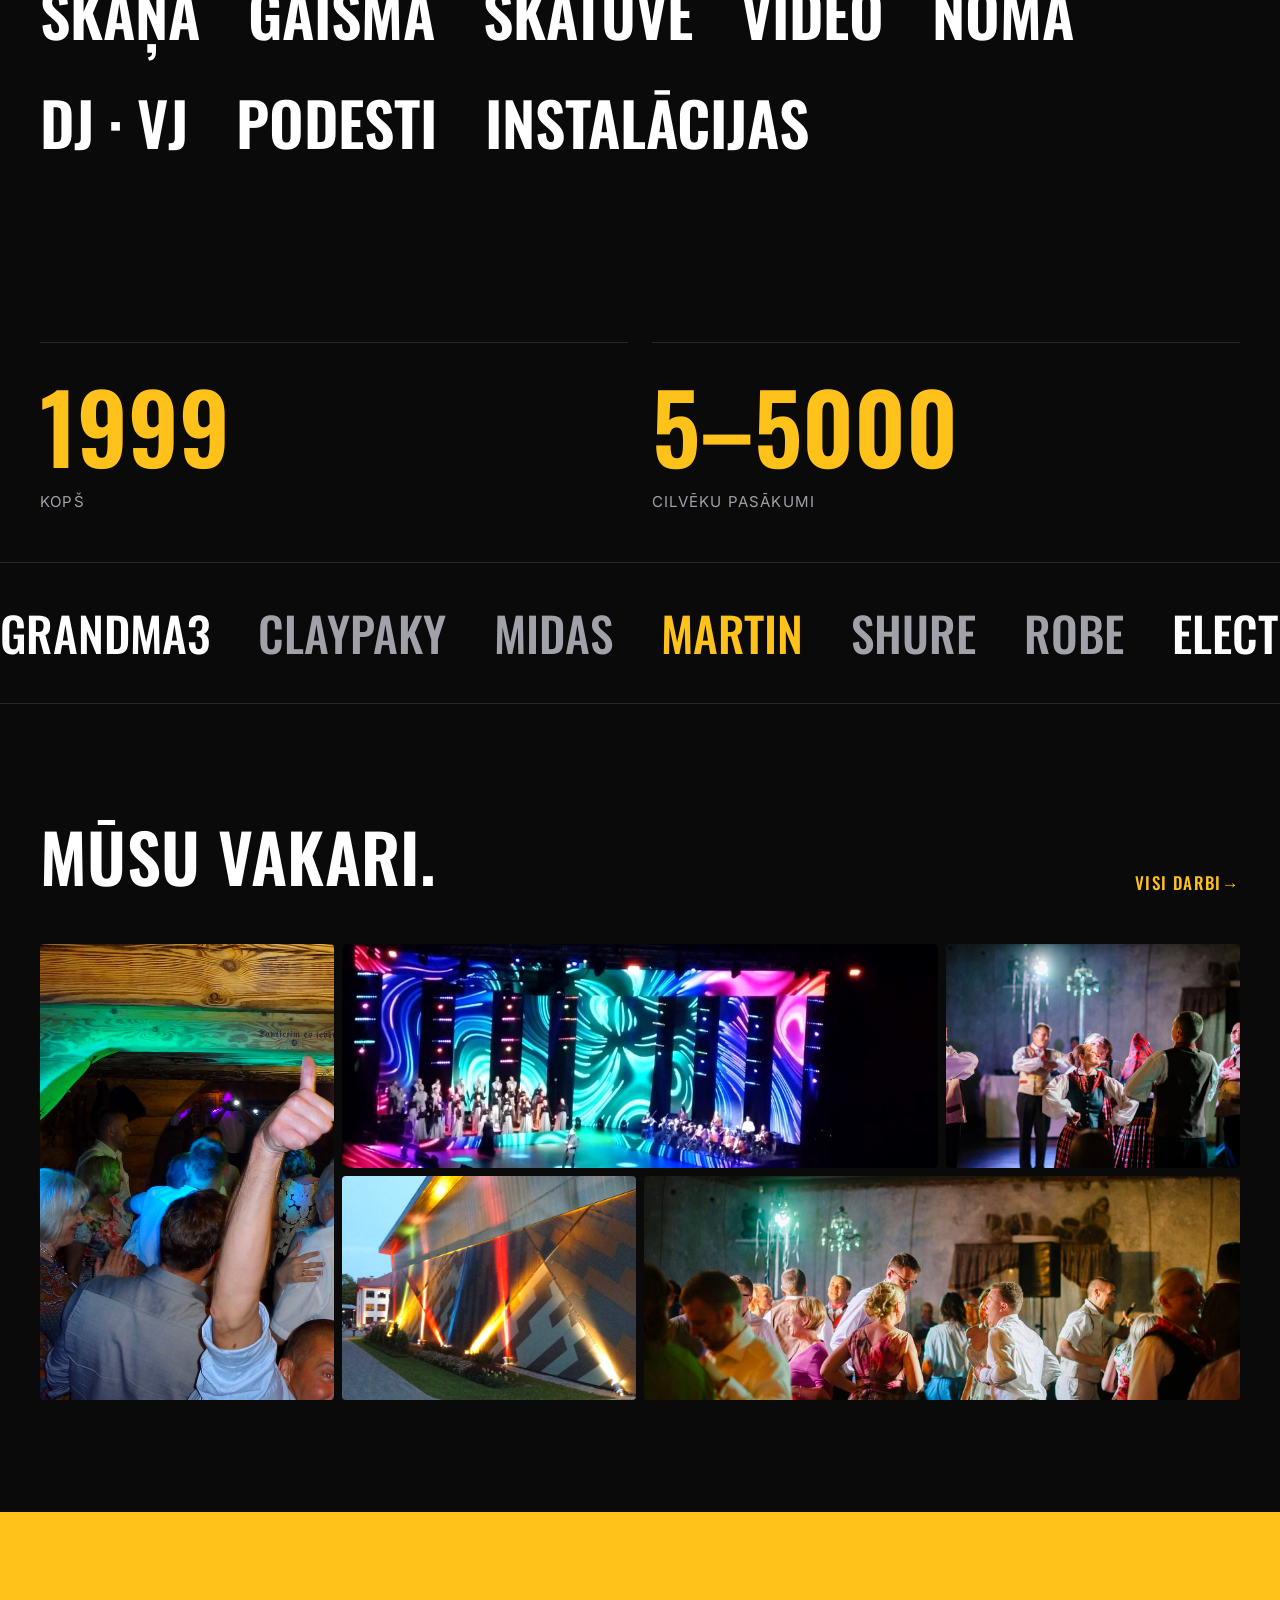
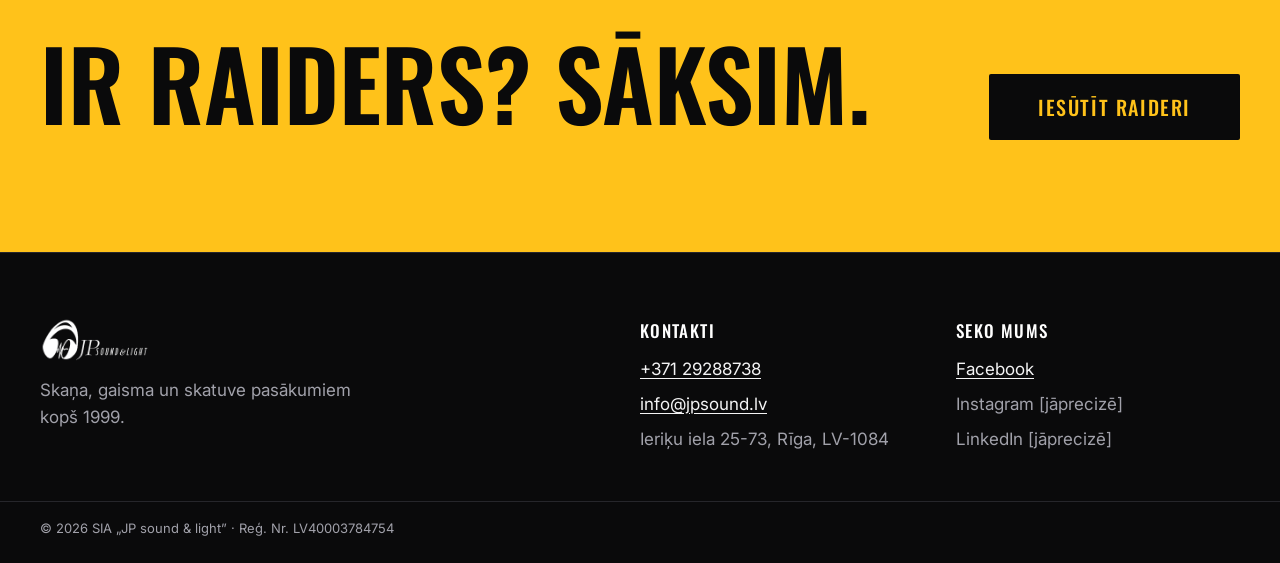
<file: d-ritms/sakums.html>
<!doctype html>
<html lang="lv">
<head>
  <meta charset="utf-8">
  <meta name="viewport" content="width=device-width, initial-scale=1">
  <meta name="robots" content="noindex, nofollow">
  <title>JP sound &amp; light — skaņa, gaisma, skatuve</title>
  <link rel="stylesheet" href="tokens.css">
  <link rel="stylesheet" href="components.css">
</head>
<body>
  <a class="skip-link" href="#saturs">Pāriet uz saturu</a>

  <header class="site-header">
    <div class="container site-header__inner">
      <a class="brand" href="sakums.html"><img class="brand__logo" src="../_media/logo.png" alt="JP sound &amp; light — sākums" width="1000" height="500"></a>
      <button class="nav-toggle" type="button" aria-expanded="false" aria-controls="galvena-izvelne">Izvēlne</button>
      <nav class="nav" id="galvena-izvelne" aria-label="Galvenā izvēlne">
        <ul class="nav__list">
          <li><a class="nav__link" href="sakums.html#pakalpojumi">Pakalpojumi</a></li>
          <li><a class="nav__link" href="sakums.html#tehnika">Tehnika</a></li>
          <li><a class="nav__link" href="darbi.html">Paveiktie darbi</a></li>
          <li><a class="nav__link" href="sakums.html#par-mums">Par mums</a></li>
          <li><a class="nav__link" href="kontakti.html">Kontakti</a></li>
        </ul>
        <div class="lang" aria-label="Valoda">
          <a class="lang__link" href="sakums.html" lang="lv" aria-current="true">LV</a>
          <a class="lang__link" href="#" lang="en">EN</a>
        </div>
        <a class="btn btn--primary btn--sm" href="kontakti.html#raiders">Iesūtīt raideri</a>
      </nav>
    </div>
  </header>

  <main id="saturs">
    <section class="hero hero--spotlight" data-hero data-interval="2200" data-spotlight aria-label="Ievads">
      <div class="hero__media">
        <figure class="hero__slide is-active"><img src="../_media/pulks-1.jpg" alt="Pilna deju grīda kāzu ballītē" width="1920" height="1080"></figure>
        <figure class="hero__slide"><img src="../_media/led-skatuve.jpg" alt="Koncerta skatuve ar LED ekrāniem" width="1920" height="1080"></figure>
        <figure class="hero__slide"><img src="../_media/roka.jpg" alt="Ballītes dalībnieki dejo, kāds paceļ īkšķi" width="1920" height="1080"></figure>
        <figure class="hero__slide"><img src="../_media/dejas-zila.jpg" alt="Deju vakars krāsainā gaismā" width="1920" height="1080"></figure>
        <figure class="hero__slide"><img src="../_media/pulks-2.jpg" alt="Viesi dejo zem lustrām" width="1920" height="1080"></figure>
        <figure class="hero__slide"><img src="../_media/rigas-ritmi.jpg" alt="Festivāla skatuve ar orķestri" width="1920" height="1080"></figure>
      </div>
      <div class="spotlight" aria-hidden="true"></div>
      <div class="hero__fx" aria-hidden="true"></div>
      <div class="container hero__content">
        <p class="eyebrow hero__eyebrow">Skaņa · Gaisma · Skatuve — kopš 1999</p>
        <h1 class="hero__title">Lai zāle dejo.</h1>
        <div class="hero__actions">
          <a class="btn btn--primary" href="kontakti.html#raiders">Iesūtīt raideri</a>
          <a class="btn btn--secondary" href="darbi.html">Skatīt darbus</a>
        </div>
      </div>
      <button class="hero__pause" type="button" aria-pressed="false"><span class="hero__pause-icon" aria-hidden="true"></span><span class="hero__pause-label">Pauzēt kustību</span></button>
      <a class="scroll-cue" href="#vakars" aria-label="Ritināt uz leju">↓</a>
    </section>

    <section class="chapters" id="vakars" aria-label="Pasākuma vakars">
      <article class="chapter">
        <img class="chapter__img" src="../_media/ara-skatuve.jpg" alt="" width="1920" height="1080" loading="lazy">
        <div class="container chapter__content">
          <p class="chapter__num">01 — Skatuve</p>
          <h2 class="chapter__title">Pirms pirmā akorda.</h2>
          <p class="chapter__line">Podesti, konstrukcijas, dekorācijas.</p>
        </div>
      </article>
      <article class="chapter">
        <img class="chapter__img" src="../_media/led-skatuve.jpg" alt="" width="1920" height="1080" loading="lazy">
        <div class="container chapter__content">
          <p class="chapter__num">02 — Gaisma</p>
          <h2 class="chapter__title">Kad iedegas gaismas.</h2>
          <p class="chapter__line">Kustīgās galvas, LED ekrāni, grandMA3.</p>
        </div>
      </article>
      <article class="chapter">
        <img class="chapter__img" src="../_media/pulks-2.jpg" alt="" width="1920" height="1080" loading="lazy">
        <div class="container chapter__content">
          <p class="chapter__num">03 — Skaņa</p>
          <h2 class="chapter__title">Kad zāle dejo.</h2>
          <p class="chapter__line">No 5 līdz 5000 cilvēkiem — attieksme tā pati.</p>
        </div>
      </article>
      <article class="chapter">
        <img class="chapter__img" src="../_media/kazu-deja.jpg" alt="" width="1920" height="1080" loading="lazy">
        <div class="container chapter__content">
          <p class="chapter__num">04 — Atmiņa</p>
          <h2 class="chapter__title">Kad visi to atceras.</h2>
          <p class="chapter__line">Kāzas, festivāli, konferences, svinības.</p>
        </div>
      </article>
    </section>

    <section class="section" id="pakalpojumi" aria-labelledby="pakalpojumi-v">
      <div class="container">
        <header class="section__head">
          <p class="eyebrow">Pakalpojumi</p>
          <h2 class="section__title" id="pakalpojumi-v">Viss vakaram.</h2>
        </header>
        <ul class="words">
          <li><a class="word" href="kontakti.html#raiders"><span class="word__label">Skaņa</span><span class="word__hint">Apskaņošana un skaņas tehnika</span></a></li>
          <li><a class="word" href="kontakti.html#raiders"><span class="word__label">Gaisma</span><span class="word__hint">Gaismu dizains un vadība</span></a></li>
          <li><a class="word" href="kontakti.html#raiders"><span class="word__label">Skatuve</span><span class="word__hint">Podestūra un konstrukcijas</span></a></li>
          <li><a class="word" href="kontakti.html#raiders"><span class="word__label">Video</span><span class="word__hint">LED ekrāni un projekcijas</span></a></li>
          <li><a class="word" href="kontakti.html#raiders"><span class="word__label">Noma</span><span class="word__hint">Profesionāla tehnika nomai</span></a></li>
          <li><a class="word" href="kontakti.html#raiders"><span class="word__label">DJ · VJ</span><span class="word__hint">Mūzika un vizuāļi</span></a></li>
          <li><a class="word" href="kontakti.html#raiders"><span class="word__label">Podesti</span><span class="word__hint">Nestandarta dizaina podesti un dekori</span></a></li>
          <li><a class="word" href="kontakti.html#raiders"><span class="word__label">Instalācijas</span><span class="word__hint">Tirdzniecība un uzstādīšana</span></a></li>
        </ul>
      </div>
    </section>

    <section class="section section--tight" aria-label="Fakti">
      <div class="container">
        <dl class="stats">
          <div class="stat"><dt class="stat__label">kopš</dt><dd class="stat__value">1999</dd></div>
          <div class="stat"><dt class="stat__label">cilvēku pasākumi</dt><dd class="stat__value">5–5000</dd></div>
        </dl>
      </div>
    </section>

    <section class="marquee" id="tehnika" aria-labelledby="tehnika-v">
      <h2 class="visually-hidden" id="tehnika-v">Zīmoli, ar kuriem strādājam</h2>
      <div class="marquee__viewport">
        <ul class="marquee__track">
          <li>grandMA3</li><li>Claypaky</li><li>MIDAS</li><li>Martin</li><li>Shure</li><li>Robe</li><li>ElectroVoice</li><li>Chauvet</li><li>Turbosound</li><li>Beyerdynamic</li><li>QSC</li><li>Pioneer DJ</li>
        </ul>
        <ul class="marquee__track" aria-hidden="true">
          <li>grandMA3</li><li>Claypaky</li><li>MIDAS</li><li>Martin</li><li>Shure</li><li>Robe</li><li>ElectroVoice</li><li>Chauvet</li><li>Turbosound</li><li>Beyerdynamic</li><li>QSC</li><li>Pioneer DJ</li>
        </ul>
      </div>
    </section>

    <section class="section" aria-labelledby="darbi-v">
      <div class="container">
        <header class="section__head section__head--row">
          <h2 class="section__title" id="darbi-v">Mūsu vakari.</h2>
          <a class="link-arrow" href="darbi.html">Visi darbi</a>
        </header>
        <ul class="mosaic">
          <li class="mosaic__item mosaic__item--tall"><a class="mosaic__link" href="darbi.html"><img class="mosaic__img" src="../_media/roka-p.jpg" alt="" width="600" height="900" loading="lazy"><span class="mosaic__cap">Ballīte</span></a></li>
          <li class="mosaic__item mosaic__item--wide"><a class="mosaic__link" href="darbi.html"><img class="mosaic__img" src="../_media/led-skatuve-m.jpg" alt="" width="900" height="600" loading="lazy"><span class="mosaic__cap">Koncerts ar LED ekrāniem</span></a></li>
          <li class="mosaic__item"><a class="mosaic__link" href="darbi.html"><img class="mosaic__img" src="../_media/tautas-deja-m.jpg" alt="" width="900" height="600" loading="lazy"><span class="mosaic__cap">Tautu deju priekšnesums</span></a></li>
          <li class="mosaic__item"><a class="mosaic__link" href="darbi.html"><img class="mosaic__img" src="../_media/fasade-1-m.jpg" alt="" width="900" height="600" loading="lazy"><span class="mosaic__cap">Fasādes izgaismojums</span></a></li>
          <li class="mosaic__item mosaic__item--wide"><a class="mosaic__link" href="darbi.html"><img class="mosaic__img" src="../_media/pulks-1-m.jpg" alt="" width="900" height="600" loading="lazy"><span class="mosaic__cap">Kāzu ballīte</span></a></li>
        </ul>
      </div>
    </section>

    <section class="cta" aria-labelledby="cta-v">
      <div class="container cta__inner">
        <h2 class="cta__title" id="cta-v">Ir raiders? Sāksim.</h2>
        <a class="btn btn--primary btn--lg" href="kontakti.html#raiders">Iesūtīt raideri</a>
      </div>
    </section>
  </main>

  <footer class="site-footer">
    <div class="container site-footer__inner">
      <div class="site-footer__brand">
        <img class="brand__logo" src="../_media/logo.png" alt="JP sound &amp; light" width="1000" height="500">
        <p class="site-footer__note">Skaņa, gaisma un skatuve pasākumiem kopš 1999.</p>
      </div>
      <div class="site-footer__col">
        <h2 class="site-footer__title">Kontakti</h2>
        <ul class="site-footer__list">
          <li><a href="tel:+37129288738">+371 29288738</a></li>
          <li><a href="mailto:info@jpsound.lv">info@jpsound.lv</a></li>
          <li>Ieriķu iela 25-73, Rīga, LV-1084</li>
        </ul>
      </div>
      <div class="site-footer__col">
        <h2 class="site-footer__title">Seko mums</h2>
        <ul class="site-footer__list">
          <li><a href="https://www.facebook.com/jpsoundandlight">Facebook</a></li>
          <li>Instagram [jāprecizē]</li>
          <li>LinkedIn [jāprecizē]</li>
        </ul>
      </div>
    </div>
    <div class="container site-footer__legal">© 2026 SIA „JP sound &amp; light” · Reģ. Nr. LV40003784754</div>
  </footer>

  <a class="proto-badge" href="../index.html">Prototips — visi virzieni</a>
  <script src="../_kopigais/prototips.js"></script>
</body>
</html>
</file>
<file: b-skatuve/tokens.css>
/* Variants B — „Skatuve” (tumšs, skatuvisks)
   Bāze: power (melns, monohroms, lieli virsraksti) + dramatic (teatrāli akcenti).
   VIENĪGĀ vieta ar krāsām, fontiem, izmēriem, atstarpēm, rādiusiem, ēnām. */
@import url("https://fonts.googleapis.com/css2?family=Oswald:wght@400;500;600;700&family=Inter:wght@400;500;600;700&display=swap");

:root {
  --variant-name: "B — Skatuve";

  /* Krāsas — melna skatuve + viens prožektora akcents. Kontrasts pārbaudīts ar skriptu. */
  --c-black: #0A0A0B;
  --c-bg: var(--c-black);
  --c-surface: #141417;
  --c-surface-alt: #101012;
  --c-surface-raised: #1C1C21;
  --c-text: #F4F4F5;               /* 18.00:1 */
  --c-text-strong: #FFFFFF;
  --c-text-muted: #A1A1AA;         /* 7.72:1 uz fona, 7.17:1 uz virsmas */
  --c-border: #26262B;             /* dekoratīvas līnijas */
  --c-border-input: #71717A;       /* formas lauku robeža — 3.80:1 (≥3:1, WCAG 1.4.11) */
  --c-accent: #FFC21A;             /* prožektora dzeltens — 12.24:1 */
  --c-on-accent: var(--c-black);   /* 12.24:1 */
  --c-accent-hover: #FFD454;
  --c-accent-soft: rgb(255 194 26 / 0.12);
  --c-highlight: var(--c-accent);
  --c-highlight-text: var(--c-accent);
  --c-link: var(--c-accent);
  --c-focus: var(--c-accent);
  --c-error: #FF6B5B;              /* 7.07:1 */
  --c-error-soft: #2A1412;
  --c-success: #4ADE80;            /* 11.36:1 */
  --c-disabled-bg: #1C1C21;
  --c-disabled-text: #6B6B78;

  /* Gaisma un pārklājumi bildēm */
  --overlay-hero: linear-gradient(to right, rgb(10 10 11 / 0.88) 0%, rgb(10 10 11 / 0.6) 40%, rgb(10 10 11 / 0) 70%), linear-gradient(to top, rgb(10 10 11 / 0.95) 0%, rgb(10 10 11 / 0.6) 30%, rgb(10 10 11 / 0) 60%);
  --overlay-card: linear-gradient(to top, rgb(10 10 11 / 0.92) 0%, rgb(10 10 11 / 0.55) 45%, rgb(10 10 11 / 0) 75%);
  --beam: rgb(255 194 26 / 0.22);
  --beam-2: rgb(255 255 255 / 0.12);
  --glow-accent: 0 0 2.5rem rgb(255 194 26 / 0.35);
  --img-filter: saturate(1.1) contrast(1.05);
  --header-bg: rgb(10 10 11 / 0.82);
  --header-blur: blur(12px);
  --logo-filter: brightness(0) invert(1);   /* logotips baltā — oriģinālais zilais uz melna nav salasāms */

  /* Tipogrāfija */
  --font-display: "Oswald", "Arial Narrow", sans-serif;
  --font-body: "Inter", system-ui, sans-serif;
  --font-mono: "Inter", system-ui, sans-serif;
  --fw-regular: 400;
  --fw-medium: 500;
  --fw-bold: 600;
  --fw-display: 600;
  --tt-display: uppercase;
  --ls-display: 0.005em;
  --ls-eyebrow: 0.2em;
  --ls-button: 0.08em;
  --lh-display: 1.2;   /* Oswald lielajiem Ņ/Ļ/Ķ/Ģ komats ir dziļš — mazāka rindstarpa tos saduras ar nākamo rindu */
  --lh-hero: 1.25;     /* LIELIE BURTI + latviešu komats zem burta: ≥1.25, citādi Ņ komats skar nākamo rindu (pārbaudīts ar „SKAŅA.”) */
  --lh-tight: 1.2;
  --lh-body: 1.6;

  --fs-xs: 0.8125rem;
  --fs-sm: 0.9375rem;
  --fs-md: 1.0625rem;
  --fs-lg: 1.25rem;
  --fs-xl: clamp(1.5rem, 1.2rem + 1vw, 2rem);
  --fs-2xl: clamp(2.5rem, 1.8rem + 3vw, 4.5rem);
  --fs-3xl: clamp(3rem, 2rem + 5vw, 7rem);
  --fs-hero: clamp(3.25rem, 1.5rem + 7.5vw, 9rem);

  /* Atstarpes (8 px režģis) */
  --sp-1: 0.25rem;
  --sp-2: 0.5rem;
  --sp-3: 0.75rem;
  --sp-4: 1rem;
  --sp-5: 1.5rem;
  --sp-6: 2rem;
  --sp-7: 3rem;
  --sp-8: 4rem;
  --sp-9: 7rem;
  --sp-10: 9rem;

  /* Formas */
  --r-sm: 2px;
  --r-md: 4px;
  --r-pill: 999px;
  --bw: 1px;
  --bw-strong: 3px;
  --focus-ring: 3px;
  --shadow-card: 0 1.5rem 3rem rgb(0 0 0 / 0.5);

  /* Izkārtojums */
  --container: 80rem;
  --gutter: clamp(1rem, 0.5rem + 2.5vw, 2.5rem);
  --hero-h: 100svh;
  --header-h: 4.75rem;
  --logo-h: 2.75rem;
  --control-h: 3rem;

  /* Kustība */
  --dur-fast: 150ms;
  --dur: 350ms;
  --dur-fade: 1600ms;
  --dur-kenburns: 12s;
  --dur-beam: 14s;
  --ease: cubic-bezier(0.2, 0.7, 0.2, 1);
}
</file>
<file: b-skatuve/components.css>
/* Variants B — „Skatuve”: komponentes.
   Visas vizuālās vērtības — tikai var(--…) no tokens.css. */

/* ---------- Pamats ---------- */
*, *::before, *::after { box-sizing: border-box; }
html { scroll-behavior: smooth; scroll-padding-top: var(--header-h); background: var(--c-bg); }
body {
  margin: 0;
  background: var(--c-bg);
  color: var(--c-text);
  font-family: var(--font-body);
  font-size: var(--fs-md);
  line-height: var(--lh-body);
  -webkit-font-smoothing: antialiased;
}
img { display: block; max-width: 100%; height: auto; }
a { color: var(--c-link); text-underline-offset: 0.2em; }
a:hover { color: var(--c-accent-hover); }
h1, h2, h3, p, figure, blockquote, dl, dd { margin: 0; }
ul { margin: 0; padding: 0; list-style: none; }
:focus-visible { outline: var(--focus-ring) solid var(--c-focus); outline-offset: var(--focus-ring); }
[hidden] { display: none !important; }
@media (prefers-reduced-motion: reduce) {
  html { scroll-behavior: auto; }
  *, *::before, *::after { animation-duration: 0.01ms !important; animation-iteration-count: 1 !important; transition-duration: 0.01ms !important; }
}

.skip-link {
  position: absolute; left: var(--sp-4); top: calc(-1 * var(--sp-10));
  z-index: 100; padding: var(--sp-3) var(--sp-4);
  background: var(--c-accent); color: var(--c-on-accent); font-weight: var(--fw-bold);
}
.skip-link:focus { top: var(--sp-4); }

.container { width: 100%; max-width: var(--container); margin-inline: auto; padding-inline: var(--gutter); }

.eyebrow {
  display: flex; align-items: center; gap: var(--sp-3);
  font-family: var(--font-body); font-weight: var(--fw-bold);
  font-size: var(--fs-xs); letter-spacing: var(--ls-eyebrow); text-transform: uppercase;
  color: var(--c-highlight-text); margin-bottom: var(--sp-4);
}
.eyebrow::before { content: ""; width: var(--sp-6); height: var(--bw-strong); background: currentColor; }

/* ---------- Sadaļas ---------- */
.section { padding-block: var(--sp-9); }
.section--tight { padding-block: var(--sp-7); }
.section--alt { background: var(--c-surface-alt); border-block: var(--bw) solid var(--c-border); }
.section__head { max-width: 52rem; margin-bottom: var(--sp-7); }
.section__head--row { max-width: none; display: flex; flex-wrap: wrap; align-items: end; justify-content: space-between; gap: var(--sp-4); }
.section__title {
  font-family: var(--font-display); font-weight: var(--fw-display);
  font-size: var(--fs-2xl); line-height: var(--lh-display);
  letter-spacing: var(--ls-display); text-transform: var(--tt-display);
  color: var(--c-text-strong);
}
.section__lead { margin-top: var(--sp-4); font-size: var(--fs-lg); color: var(--c-text-muted); max-width: 40rem; }

/* ---------- Galva ---------- */
.site-header {
  position: fixed; inset: 0 0 auto 0; z-index: 50;
  background: var(--header-bg); backdrop-filter: var(--header-blur); -webkit-backdrop-filter: var(--header-blur);
  border-bottom: var(--bw) solid var(--c-border);
}
.site-header__inner { display: flex; align-items: center; gap: var(--sp-5); min-height: var(--header-h); }
.brand { flex: none; }
.brand__logo { height: var(--logo-h); width: auto; filter: var(--logo-filter); }
.nav { display: flex; align-items: center; gap: var(--sp-6); margin-left: auto; }
.nav__list { display: flex; gap: var(--sp-5); }
.nav__link {
  font-family: var(--font-display); font-weight: var(--fw-medium); font-size: var(--fs-md);
  text-transform: var(--tt-display); letter-spacing: var(--ls-button);
  text-decoration: none; color: var(--c-text); padding-block: var(--sp-2);
  border-bottom: var(--bw-strong) solid transparent;
}
.nav__link:hover { color: var(--c-accent); }
.nav__link[aria-current="page"] { color: var(--c-text-strong); border-bottom-color: var(--c-accent); }
.lang { display: flex; gap: var(--sp-2); font-size: var(--fs-sm); font-weight: var(--fw-bold); }
.lang__link { color: var(--c-text-muted); text-decoration: none; padding: var(--sp-1); }
.lang__link[aria-current="true"] { color: var(--c-text-strong); }
.nav-toggle {
  display: none; margin-left: auto;
  font: inherit; font-family: var(--font-display); text-transform: var(--tt-display); letter-spacing: var(--ls-button);
  background: transparent; color: var(--c-text);
  border: var(--bw) solid var(--c-border-input); border-radius: var(--r-sm);
  padding: var(--sp-2) var(--sp-4); cursor: pointer;
}
@media (max-width: 64rem) {
  .nav-toggle { display: block; }
  .nav {
    display: none; position: absolute; inset: 100% 0 auto 0;
    flex-direction: column; align-items: stretch; gap: var(--sp-5);
    padding: var(--sp-6) var(--gutter);
    background: var(--c-bg); border-bottom: var(--bw) solid var(--c-border);
  }
  .site-header.is-open .nav { display: flex; }
  .nav__list { flex-direction: column; gap: var(--sp-3); }
  .nav__link { font-size: var(--fs-xl); }
}

/* ---------- Pogas un saites ---------- */
.btn {
  display: inline-flex; align-items: center; justify-content: center; gap: var(--sp-2);
  min-height: var(--control-h); padding: var(--sp-3) var(--sp-6);
  font-family: var(--font-display); font-size: var(--fs-md); font-weight: var(--fw-medium);
  text-transform: var(--tt-display); letter-spacing: var(--ls-button);
  text-decoration: none; cursor: pointer;
  border: var(--bw) solid transparent; border-radius: var(--r-sm);
  transition: background var(--dur-fast) var(--ease), color var(--dur-fast) var(--ease), box-shadow var(--dur) var(--ease);
}
.btn--primary { background: var(--c-accent); color: var(--c-on-accent); }
.btn--primary:hover { background: var(--c-accent-hover); color: var(--c-on-accent); box-shadow: var(--glow-accent); }
.btn--secondary { background: transparent; color: var(--c-text-strong); border-color: var(--c-text); }
.btn--secondary:hover { background: var(--c-text-strong); color: var(--c-on-accent); }
.btn--sm { min-height: calc(var(--control-h) - var(--sp-3)); padding: var(--sp-2) var(--sp-4); font-size: var(--fs-sm); }
.btn--lg { min-height: calc(var(--control-h) + var(--sp-3)); padding: var(--sp-4) var(--sp-7); font-size: var(--fs-lg); }
.btn:disabled, .btn[aria-disabled="true"] {
  background: var(--c-disabled-bg); color: var(--c-disabled-text); border-color: var(--c-border);
  box-shadow: none; cursor: not-allowed;
}
.link-arrow {
  font-family: var(--font-display); font-size: var(--fs-md); font-weight: var(--fw-medium);
  text-transform: var(--tt-display); letter-spacing: var(--ls-button);
  text-decoration: none; color: var(--c-accent);
}
.link-arrow::after { content: " →"; display: inline-block; transition: transform var(--dur-fast) var(--ease); }
.link-arrow:hover::after { transform: translateX(var(--sp-1)); }

/* ---------- Ievads (hero) ---------- */
.hero { position: relative; min-height: var(--hero-h); display: flex; align-items: flex-end; overflow: hidden; isolation: isolate; }
.hero__media { position: absolute; inset: 0; z-index: -2; }
.hero__slide { position: absolute; inset: 0; opacity: 0; transition: opacity var(--dur-fade) var(--ease); }
.hero__slide.is-active { opacity: 1; }
.hero__slide img { width: 100%; height: 100%; object-fit: cover; filter: var(--img-filter); }
.hero__slide.is-active img { animation: kenburns var(--dur-kenburns) linear both; }
@keyframes kenburns { from { transform: scale(1.03); } to { transform: scale(1.14) translate(1.5%, -1%); } }
.hero::after { content: ""; position: absolute; inset: 0; z-index: -1; background: var(--overlay-hero); }

/* Prožektoru stari */
.hero__fx { position: absolute; inset: 0; z-index: -1; pointer-events: none; mix-blend-mode: screen; }
.hero__fx::before, .hero__fx::after {
  content: ""; position: absolute; top: -20%; width: 40%; height: 140%;
  background: linear-gradient(to bottom, var(--beam), transparent 70%);
  clip-path: polygon(46% 0, 54% 0, 100% 100%, 0 100%);
  transform-origin: 50% 0;
  animation: sweep var(--dur-beam) ease-in-out infinite alternate;
}
.hero__fx::before { left: 5%; }
.hero__fx::after { right: 5%; background: linear-gradient(to bottom, var(--beam-2), transparent 65%); animation-delay: calc(var(--dur-beam) / -2); animation-direction: alternate-reverse; }
@keyframes sweep { from { transform: rotate(-18deg); } to { transform: rotate(18deg); } }
.hero__wave { display: none; }

.hero__content { padding-block: calc(var(--header-h) + var(--sp-9)) var(--sp-8); }
.hero__eyebrow { color: var(--c-accent); }
.hero__title {
  font-family: var(--font-display); font-weight: var(--fw-display);
  font-size: var(--fs-hero); line-height: var(--lh-hero);
  letter-spacing: var(--ls-display); text-transform: var(--tt-display);
  color: var(--c-text-strong); max-width: 12ch;
}
.hero__lead { margin-top: var(--sp-5); max-width: 36rem; font-size: var(--fs-lg); color: var(--c-text); }
.hero__actions { display: flex; flex-wrap: wrap; gap: var(--sp-4); margin-top: var(--sp-6); }
.hero__pause {
  position: absolute; right: var(--gutter); bottom: var(--sp-6);
  display: inline-flex; align-items: center; gap: var(--sp-2);
  font-family: var(--font-body); font-size: var(--fs-xs); font-weight: var(--fw-bold);
  letter-spacing: var(--ls-button); text-transform: uppercase;
  background: transparent; color: var(--c-text);
  border: var(--bw) solid var(--c-border-input); border-radius: var(--r-pill);
  padding: var(--sp-2) var(--sp-4); cursor: pointer;
}
.hero__pause:hover { border-color: var(--c-accent); color: var(--c-accent); }
.hero__pause-icon { width: 0.7rem; height: 0.7rem; border-inline: 0.2rem solid currentColor; }
.hero.is-paused .hero__pause-icon { border: 0; border-left: 0.7rem solid currentColor; border-block: 0.38rem solid transparent; height: 0; width: 0; }
.hero.is-paused .hero__slide img, .hero.is-paused .hero__fx::before, .hero.is-paused .hero__fx::after { animation-play-state: paused; }
@media (max-width: 40rem) { .hero__pause { top: calc(var(--header-h) + var(--sp-4)); bottom: auto; } }

/* ---------- Fakti ---------- */
.stats { display: grid; grid-template-columns: repeat(auto-fit, minmax(14rem, 1fr)); gap: var(--sp-5); }
.stat { display: flex; flex-direction: column-reverse; gap: var(--sp-2); padding-top: var(--sp-5); border-top: var(--bw) solid var(--c-border); }
.stat__value { white-space: nowrap; font-family: var(--font-display); font-weight: var(--fw-display); font-size: var(--fs-3xl); line-height: var(--lh-display); color: var(--c-accent); }
.stat__label { font-size: var(--fs-sm); letter-spacing: var(--ls-button); text-transform: uppercase; color: var(--c-text-muted); }

/* ---------- Pakalpojumi ---------- */
.services { display: grid; grid-template-columns: repeat(4, 1fr); gap: var(--bw); background: var(--c-border); border: var(--bw) solid var(--c-border); }
.card {
  position: relative; display: flex; flex-direction: column; gap: var(--sp-3);
  padding: var(--sp-6) var(--sp-5); background: var(--c-bg);
  transition: background var(--dur) var(--ease);
}
.card::before { content: ""; position: absolute; inset: 0 0 auto 0; height: var(--bw-strong); background: var(--c-accent); transform: scaleX(0); transform-origin: left; transition: transform var(--dur) var(--ease); }
.card:hover { background: var(--c-surface); }
.card:hover::before { transform: scaleX(1); }
.card--feature { grid-column: span 2; padding: var(--sp-7) var(--sp-6); background: var(--c-surface); }
.card__index { font-family: var(--font-display); font-size: var(--fs-lg); color: var(--c-accent); }
.card__title { font-family: var(--font-display); font-weight: var(--fw-medium); font-size: var(--fs-xl); line-height: var(--lh-tight); text-transform: var(--tt-display); color: var(--c-text-strong); }
.card--feature .card__title { font-size: var(--fs-2xl); line-height: var(--lh-display); }
.card__text { color: var(--c-text-muted); }
.card .link-arrow { margin-top: auto; padding-top: var(--sp-4); }
@media (max-width: 64rem) { .services { grid-template-columns: repeat(2, 1fr); } }
@media (max-width: 40rem) { .services { grid-template-columns: 1fr; } .card--feature { grid-column: auto; } }

/* ---------- Darbu kartītes ---------- */
.works { display: grid; grid-template-columns: repeat(3, 1fr); gap: var(--sp-4); }
.gallery { display: grid; grid-template-columns: repeat(auto-fill, minmax(18rem, 1fr)); gap: var(--sp-4); }
.work-card { position: relative; overflow: hidden; aspect-ratio: 4 / 3; background: var(--c-surface); border-radius: var(--r-md); }
.work-card--wide { grid-column: span 3; aspect-ratio: 21 / 9; }
.work-card::after { content: ""; position: absolute; inset: 0; background: var(--overlay-card); }
.work-card__img { width: 100%; height: 100%; object-fit: cover; filter: var(--img-filter); transition: transform var(--dur) var(--ease); }
.work-card:hover .work-card__img { transform: scale(1.05); }
.work-card__body { position: absolute; inset: auto 0 0 0; z-index: 1; display: grid; gap: var(--sp-1); padding: var(--sp-5); border-bottom: var(--bw-strong) solid transparent; transition: border-color var(--dur) var(--ease); }
.work-card:hover .work-card__body { border-bottom-color: var(--c-accent); }
.work-card__cat { font-size: var(--fs-xs); font-weight: var(--fw-bold); letter-spacing: var(--ls-eyebrow); text-transform: uppercase; color: var(--c-accent); }
.work-card__title { font-family: var(--font-display); font-weight: var(--fw-medium); font-size: var(--fs-xl); line-height: var(--lh-tight); text-transform: var(--tt-display); color: var(--c-text-strong); }
@media (max-width: 64rem) { .works { grid-template-columns: repeat(2, 1fr); } .work-card--wide { grid-column: span 2; aspect-ratio: 2 / 1; } }
@media (max-width: 40rem) { .works { grid-template-columns: 1fr; } .work-card--wide { grid-column: auto; aspect-ratio: 4 / 3; } }

/* ---------- Tehnika ---------- */
.spec { display: grid; grid-template-columns: repeat(3, 1fr); gap: var(--sp-6); }
.spec__group { padding-top: var(--sp-5); border-top: var(--bw-strong) solid var(--c-accent); }
.spec__title { font-family: var(--font-display); font-weight: var(--fw-display); font-size: var(--fs-xl); text-transform: var(--tt-display); margin-bottom: var(--sp-4); color: var(--c-text-strong); }
.tags { display: flex; flex-wrap: wrap; gap: var(--sp-2); }
.tag { font-size: var(--fs-sm); padding: var(--sp-1) var(--sp-3); border: var(--bw) solid var(--c-border-input); border-radius: var(--r-pill); color: var(--c-text); }
@media (max-width: 52rem) { .spec { grid-template-columns: 1fr; } }

/* ---------- Par mums, citāti, logotipi ---------- */
.about { display: grid; grid-template-columns: 1fr 1fr; gap: var(--sp-8); align-items: center; margin-bottom: var(--sp-8); }
.about__text p { font-size: var(--fs-lg); color: var(--c-text-muted); }
.about__text .section__title { margin-bottom: var(--sp-5); }
.quote { position: relative; padding-left: var(--sp-6); border-left: var(--bw-strong) solid var(--c-accent); }
.quote__text { font-family: var(--font-display); font-weight: var(--fw-medium); font-size: var(--fs-2xl); line-height: var(--lh-tight); text-transform: var(--tt-display); color: var(--c-text-strong); }
.quote__text p::before { content: "„"; color: var(--c-accent); }
.quote__text p::after { content: "”"; color: var(--c-accent); }
.quote__by { margin-top: var(--sp-4); font-size: var(--fs-sm); letter-spacing: var(--ls-button); text-transform: uppercase; color: var(--c-text-muted); }
.testimonial { padding: var(--sp-6); background: var(--c-surface); border: var(--bw) dashed var(--c-border-input); border-radius: var(--r-md); margin-bottom: var(--sp-6); }
.testimonial__text { font-size: var(--fs-lg); }
.testimonial__by { margin-top: var(--sp-3); font-size: var(--fs-sm); color: var(--c-text-muted); }
.logos { display: grid; grid-template-columns: repeat(6, 1fr); gap: var(--sp-4); }
.logo-slot { display: grid; place-items: center; min-height: 5rem; font-size: var(--fs-xs); color: var(--c-text-muted); border: var(--bw) dashed var(--c-border-input); border-radius: var(--r-md); }
@media (max-width: 52rem) { .about { grid-template-columns: 1fr; gap: var(--sp-6); } .logos { grid-template-columns: repeat(3, 1fr); } }

/* ---------- Aicinājums (CTA) ---------- */
.cta { background: var(--c-accent); color: var(--c-on-accent); padding-block: var(--sp-9); }
.cta__inner { display: grid; grid-template-columns: 1fr auto; align-items: end; gap: var(--sp-5) var(--sp-8); }
.cta__title { grid-column: 1 / -1; font-family: var(--font-display); font-weight: var(--fw-display); font-size: var(--fs-3xl); line-height: var(--lh-display); text-transform: var(--tt-display); }
.cta__text { font-size: var(--fs-lg); max-width: 36rem; }
.cta .btn--primary { background: var(--c-on-accent); color: var(--c-accent); }
.cta .btn--primary:hover { background: var(--c-surface-raised); color: var(--c-accent-hover); box-shadow: none; }
@media (max-width: 40rem) { .cta__inner { grid-template-columns: 1fr; justify-items: start; } }

/* ---------- Kāja ---------- */
.site-footer { background: var(--c-bg); border-top: var(--bw) solid var(--c-border); padding-block: var(--sp-8) var(--sp-5); color: var(--c-text-muted); }
.site-footer a { color: var(--c-text); }
.site-footer a:hover { color: var(--c-accent); }
.site-footer__inner { display: grid; grid-template-columns: 2fr 1fr 1fr; gap: var(--sp-6); }
.site-footer__note { margin-top: var(--sp-4); max-width: 22rem; }
.site-footer__title { font-family: var(--font-display); font-weight: var(--fw-medium); font-size: var(--fs-md); text-transform: var(--tt-display); letter-spacing: var(--ls-button); color: var(--c-text-strong); margin-bottom: var(--sp-3); }
.site-footer__list { display: grid; gap: var(--sp-2); }
.site-footer__legal { margin-top: var(--sp-7); padding-top: var(--sp-4); border-top: var(--bw) solid var(--c-border); font-size: var(--fs-xs); }
@media (max-width: 52rem) { .site-footer__inner { grid-template-columns: 1fr; } }

/* ---------- Apakšlapu ievads ---------- */
.page-hero { position: relative; overflow: hidden; padding-block: calc(var(--header-h) + var(--sp-9)) var(--sp-7); border-bottom: var(--bw) solid var(--c-border); }
.page-hero::before {
  content: ""; position: absolute; top: -30%; left: 55%; width: 40%; height: 160%;
  background: linear-gradient(to bottom, var(--beam), transparent 70%);
  clip-path: polygon(46% 0, 54% 0, 100% 100%, 0 100%); transform: rotate(20deg); pointer-events: none;
}
.page-hero__title { position: relative; font-family: var(--font-display); font-weight: var(--fw-display); font-size: var(--fs-3xl); line-height: var(--lh-display); text-transform: var(--tt-display); color: var(--c-text-strong); max-width: 16ch; }
.page-hero__lead { position: relative; margin-top: var(--sp-5); font-size: var(--fs-lg); color: var(--c-text-muted); max-width: 40rem; }

/* ---------- Filtrs ---------- */
.filter { display: flex; flex-wrap: wrap; gap: var(--sp-2); margin-bottom: var(--sp-6); }
.chip {
  font-family: var(--font-body); font-size: var(--fs-sm); font-weight: var(--fw-medium);
  padding: var(--sp-2) var(--sp-4); min-height: calc(var(--control-h) - var(--sp-2)); cursor: pointer;
  background: transparent; color: var(--c-text);
  border: var(--bw) solid var(--c-border-input); border-radius: var(--r-pill);
}
.chip:hover { border-color: var(--c-accent); color: var(--c-accent); }
.chip[aria-pressed="true"] { background: var(--c-accent); color: var(--c-on-accent); border-color: var(--c-accent); }

.empty-state { padding: var(--sp-9) var(--sp-6); text-align: center; background: var(--c-surface); border: var(--bw) dashed var(--c-border-input); border-radius: var(--r-md); }
.empty-state__title { font-family: var(--font-display); font-weight: var(--fw-medium); font-size: var(--fs-xl); text-transform: var(--tt-display); color: var(--c-text-strong); }
.empty-state__text { margin-top: var(--sp-3); color: var(--c-text-muted); }

/* ---------- Kontakti ---------- */
.contact { display: grid; grid-template-columns: 1fr 2fr; gap: var(--sp-8); align-items: start; }
.contact__info { display: grid; gap: var(--sp-6); position: sticky; top: calc(var(--header-h) + var(--sp-5)); }
.contact-item__label { font-size: var(--fs-xs); font-weight: var(--fw-bold); letter-spacing: var(--ls-eyebrow); text-transform: uppercase; color: var(--c-accent); margin-bottom: var(--sp-1); }
.contact-item__value { display: block; font-family: var(--font-display); font-weight: var(--fw-medium); font-size: var(--fs-xl); line-height: var(--lh-tight); color: var(--c-text-strong); text-decoration: none; overflow-wrap: anywhere; }
a.contact-item__value:hover { color: var(--c-accent); }
.contact-item__value--sm { font-family: var(--font-body); font-size: var(--fs-md); font-weight: var(--fw-regular); color: var(--c-text); }
.legal { display: grid; gap: var(--sp-1); font-size: var(--fs-xs); color: var(--c-text-muted); padding-top: var(--sp-4); border-top: var(--bw) solid var(--c-border); }
.legal div { display: flex; gap: var(--sp-2); }
.legal dt::after { content: ":"; }
@media (max-width: 52rem) { .contact { grid-template-columns: 1fr; gap: var(--sp-6); } .contact__info { position: static; } }

/* ---------- Forma ---------- */
.form { padding: var(--sp-7); background: var(--c-surface); border: var(--bw) solid var(--c-border); border-radius: var(--r-md); box-shadow: var(--shadow-card); }
.form__title { font-family: var(--font-display); font-weight: var(--fw-display); font-size: var(--fs-2xl); line-height: var(--lh-display); text-transform: var(--tt-display); color: var(--c-text-strong); }
.form__intro { margin-top: var(--sp-3); font-size: var(--fs-sm); color: var(--c-text-muted); }
.form__group { border: 0; padding: 0; margin: var(--sp-7) 0 0; display: grid; gap: var(--sp-5); }
.form__legend { font-size: var(--fs-xs); font-weight: var(--fw-bold); letter-spacing: var(--ls-eyebrow); text-transform: uppercase; color: var(--c-accent); padding: 0; margin-bottom: var(--sp-4); }
.form__row { display: grid; grid-template-columns: 1fr 1fr; gap: var(--sp-5); }
.form__actions { margin-top: var(--sp-7); display: flex; flex-wrap: wrap; align-items: center; gap: var(--sp-5); }
.form__status { font-weight: var(--fw-medium); }
.form__status--error { color: var(--c-error); }
.form__status--ok { color: var(--c-success); }
@media (max-width: 40rem) { .form { padding: var(--sp-5); } .form__row { grid-template-columns: 1fr; } }

.field { display: grid; gap: var(--sp-2); align-content: start; }
.field__label { font-weight: var(--fw-medium); font-size: var(--fs-sm); color: var(--c-text); }
.field__req { color: var(--c-accent); }
.field__input {
  width: 100%; min-height: var(--control-h); padding: var(--sp-3) var(--sp-4);
  font: inherit; color: var(--c-text-strong); background: var(--c-bg);
  border: var(--bw) solid var(--c-border-input); border-radius: var(--r-sm);
  color-scheme: dark;
  transition: border-color var(--dur-fast) var(--ease);
}
.field__input::placeholder { color: var(--c-text-muted); }
.field__input:hover { border-color: var(--c-text); }
.field__input:focus-visible { outline-offset: 0; border-color: var(--c-accent); }
.field__input:disabled { background: var(--c-disabled-bg); color: var(--c-disabled-text); border-color: var(--c-border); cursor: not-allowed; }
.field__textarea { min-height: 8rem; resize: vertical; }
.field__error { display: none; font-size: var(--fs-sm); font-weight: var(--fw-medium); color: var(--c-error); }
.field__error::before { content: "⚠ "; }
.field--error .field__error { display: block; }
.field--error .field__input { border-color: var(--c-error); background: var(--c-error-soft); box-shadow: inset var(--bw-strong) 0 0 var(--c-error); }

.field--check { grid-template-columns: auto 1fr; column-gap: var(--sp-3); margin-top: var(--sp-6); }
.check__input { width: 1.375rem; height: 1.375rem; margin: 0; accent-color: var(--c-accent); }
.check__label { font-size: var(--fs-sm); color: var(--c-text-muted); }
.field--check .field__error { grid-column: 2; }

.dropzone {
  position: relative; display: grid; gap: var(--sp-1); justify-items: center; text-align: center;
  padding: var(--sp-7) var(--sp-5); cursor: pointer;
  background: var(--c-bg); border: var(--bw) dashed var(--c-border-input); border-radius: var(--r-md);
  transition: border-color var(--dur-fast) var(--ease), background var(--dur-fast) var(--ease);
}
.dropzone:hover { border-color: var(--c-accent); background: var(--c-accent-soft); }
.dropzone:focus-within { outline: var(--focus-ring) solid var(--c-focus); outline-offset: var(--focus-ring); }
.dropzone__title { font-family: var(--font-display); font-weight: var(--fw-medium); font-size: var(--fs-lg); text-transform: var(--tt-display); color: var(--c-text-strong); }
.dropzone__title::before { content: "↑ "; color: var(--c-accent); }
.dropzone__hint { font-size: var(--fs-sm); color: var(--c-text-muted); }
.dropzone__name { font-size: var(--fs-sm); color: var(--c-text); }
.dropzone--filled { border-style: solid; border-color: var(--c-accent); }
.dropzone__input { position: absolute; width: 1px; height: 1px; opacity: 0; }

/* ---------- Stāvokļu demonstrācija ---------- */
.states__row { display: flex; flex-wrap: wrap; align-items: center; gap: var(--sp-4); margin-bottom: var(--sp-5); }
.states__row .field { flex: 1 1 16rem; }

/* ---------- Prototipa zīme ---------- */
.proto-badge {
  position: fixed; left: var(--sp-4); bottom: var(--sp-4); z-index: 60;
  padding: var(--sp-2) var(--sp-3); font-size: var(--fs-xs); font-weight: var(--fw-bold);
  background: var(--c-accent); color: var(--c-on-accent); text-decoration: none; border-radius: var(--r-sm);
}
.proto-badge::after { content: " · " var(--variant-name); }
.proto-badge:hover { color: var(--c-on-accent); background: var(--c-accent-hover); }
@media (max-width: 40rem) {
  .proto-badge { font-size: 0; padding: var(--sp-2); }
  .proto-badge::after { content: "← " var(--variant-name); font-size: var(--fs-xs); }
  .hero__lead { font-size: var(--fs-md); }
}
</file>
<file: d-ritms/tokens.css>
/* Variants D — „Ritms” (B radinieks: mazāk teksta, vairāk enerģijas)
   Bāze: power + dramatic (kā B) + storytelling/immersive (ritināšanas nodaļas, prožektors).
   VIENĪGĀ vieta ar krāsām, fontiem, izmēriem, atstarpēm, rādiusiem, ēnām. */
@import url("https://fonts.googleapis.com/css2?family=Oswald:wght@400;500;600;700&family=Inter:wght@400;500;600;700&display=swap");

:root {
  --variant-name: "D — Ritms";

  /* Krāsas — melna skatuve + viens prožektora akcents. Kontrasts pārbaudīts ar skriptu. */
  --c-black: #0A0A0B;
  --c-bg: var(--c-black);
  --c-surface: #141417;
  --c-surface-alt: #101012;
  --c-surface-raised: #1C1C21;
  --c-text: #F4F4F5;               /* 18.00:1 */
  --c-text-strong: #FFFFFF;
  --c-text-muted: #A1A1AA;         /* 7.72:1 uz fona, 7.17:1 uz virsmas */
  --c-border: #26262B;             /* dekoratīvas līnijas */
  --c-border-input: #71717A;       /* formas lauku robeža — 3.80:1 (≥3:1, WCAG 1.4.11) */
  --c-accent: #FFC21A;             /* prožektora dzeltens — 12.24:1 */
  --c-on-accent: var(--c-black);   /* 12.24:1 */
  --c-accent-hover: #FFD454;
  --c-accent-soft: rgb(255 194 26 / 0.12);
  --c-highlight: var(--c-accent);
  --c-highlight-text: var(--c-accent);
  --c-link: var(--c-accent);
  --c-focus: var(--c-accent);
  --c-error: #FF6B5B;              /* 7.07:1 */
  --c-error-soft: #2A1412;
  --c-success: #4ADE80;            /* 11.36:1 */
  --c-disabled-bg: #1C1C21;
  --c-disabled-text: #6B6B78;

  /* Gaisma un pārklājumi bildēm */
  --overlay-hero: linear-gradient(to right, rgb(10 10 11 / 0.88) 0%, rgb(10 10 11 / 0.6) 40%, rgb(10 10 11 / 0) 70%), linear-gradient(to top, rgb(10 10 11 / 0.95) 0%, rgb(10 10 11 / 0.6) 30%, rgb(10 10 11 / 0) 60%);
  --overlay-card: linear-gradient(to top, rgb(10 10 11 / 0.92) 0%, rgb(10 10 11 / 0.55) 45%, rgb(10 10 11 / 0) 75%);
  --beam: rgb(255 194 26 / 0.22);
  --beam-2: rgb(255 61 165 / 0.22);   /* otrs stars — rozā, enerģijai */
  --glow-accent: 0 0 2.5rem rgb(255 194 26 / 0.35);
  --img-filter: saturate(1.1) contrast(1.05);
  --header-bg: rgb(10 10 11 / 0.82);
  --header-blur: blur(12px);
  --logo-filter: brightness(0) invert(1);   /* logotips baltā — oriģinālais zilais uz melna nav salasāms */

  /* Tipogrāfija */
  --font-display: "Oswald", "Arial Narrow", sans-serif;
  --font-body: "Inter", system-ui, sans-serif;
  --font-mono: "Inter", system-ui, sans-serif;
  --fw-regular: 400;
  --fw-medium: 500;
  --fw-bold: 600;
  --fw-display: 600;
  --tt-display: uppercase;
  --ls-display: 0.005em;
  --ls-eyebrow: 0.2em;
  --ls-button: 0.08em;
  --lh-display: 1.2;   /* Oswald lielajiem Ņ/Ļ/Ķ/Ģ komats ir dziļš — mazāka rindstarpa tos saduras ar nākamo rindu */
  --lh-hero: 1.25;     /* LIELIE BURTI + latviešu komats zem burta: ≥1.25, citādi Ņ komats skar nākamo rindu (pārbaudīts ar „SKAŅA.”) */
  --lh-tight: 1.2;
  --lh-body: 1.6;

  --fs-xs: 0.8125rem;
  --fs-sm: 0.9375rem;
  --fs-md: 1.0625rem;
  --fs-lg: 1.25rem;
  --fs-xl: clamp(1.5rem, 1.2rem + 1vw, 2rem);
  --fs-2xl: clamp(2.5rem, 1.8rem + 3vw, 4.5rem);
  --fs-3xl: clamp(3rem, 2rem + 5vw, 7rem);
  --fs-hero: clamp(3.5rem, 1rem + 10vw, 12rem);
  --fs-chapter: clamp(2.75rem, 1.2rem + 6.5vw, 8rem);
  --fs-word: clamp(2rem, 1.2rem + 3.2vw, 4.25rem);
  --fs-marquee: clamp(1.75rem, 1.2rem + 2.2vw, 3.25rem);

  /* Atstarpes (8 px režģis) */
  --sp-1: 0.25rem;
  --sp-2: 0.5rem;
  --sp-3: 0.75rem;
  --sp-4: 1rem;
  --sp-5: 1.5rem;
  --sp-6: 2rem;
  --sp-7: 3rem;
  --sp-8: 4rem;
  --sp-9: 7rem;
  --sp-10: 9rem;

  /* Formas */
  --r-sm: 2px;
  --r-md: 4px;
  --r-pill: 999px;
  --bw: 1px;
  --bw-strong: 3px;
  --focus-ring: 3px;
  --shadow-card: 0 1.5rem 3rem rgb(0 0 0 / 0.5);

  /* Izkārtojums */
  --container: 80rem;
  --gutter: clamp(1rem, 0.5rem + 2.5vw, 2.5rem);
  --hero-h: 100svh;
  --header-h: 4.75rem;
  --logo-h: 2.75rem;
  --control-h: 3rem;

  /* Kustība */
  --dur-fast: 150ms;
  --dur: 350ms;
  --dur-fade: 1600ms;
  --dur-kenburns: 12s;
  --dur-beam: 6s;             /* ātrāki stari — enerģija */
  --dur-cut: 120ms;           /* asas slaidu pārejas (nav mirgošana: maiņa ik ~2,2 s) */
  --dur-punch: 2.4s;          /* „sitiena” tuvinājums katram kadram */
  --dur-reveal: 900ms;
  --dur-marquee: 40s;

  /* Prožektors */
  --spot-r: clamp(9rem, 6rem + 14vw, 22rem);
  --spot-dark: rgb(10 10 11 / 0.86);
  --spot-static: rgb(10 10 11 / 0.55);
  --overlay-chapter: linear-gradient(to right, rgb(10 10 11 / 0.85) 0%, rgb(10 10 11 / 0.55) 45%, rgb(10 10 11 / 0) 75%), linear-gradient(to top, rgb(10 10 11 / 0.92) 0%, rgb(10 10 11 / 0.35) 45%, rgb(10 10 11 / 0.15) 100%);
  --ease: cubic-bezier(0.2, 0.7, 0.2, 1);
}
</file>
<file: d-ritms/components.css>
/* Variants D — „Ritms”: komponentes (B bāze + enerģija: asas pārejas, prožektors, nodaļas, vārdi, skrejošā rinda, mozaīka).
   Visas vizuālās vērtības — tikai var(--…) no tokens.css. */

/* ---------- Pamats ---------- */
*, *::before, *::after { box-sizing: border-box; }
html { scroll-behavior: smooth; scroll-padding-top: var(--header-h); background: var(--c-bg); }
body {
  margin: 0;
  background: var(--c-bg);
  color: var(--c-text);
  font-family: var(--font-body);
  font-size: var(--fs-md);
  line-height: var(--lh-body);
  -webkit-font-smoothing: antialiased;
}
img { display: block; max-width: 100%; height: auto; }
a { color: var(--c-link); text-underline-offset: 0.2em; }
a:hover { color: var(--c-accent-hover); }
h1, h2, h3, p, figure, blockquote, dl, dd { margin: 0; }
ul { margin: 0; padding: 0; list-style: none; }
:focus-visible { outline: var(--focus-ring) solid var(--c-focus); outline-offset: var(--focus-ring); }
[hidden] { display: none !important; }
@media (prefers-reduced-motion: reduce) {
  html { scroll-behavior: auto; }
  *, *::before, *::after { animation-duration: 0.01ms !important; animation-iteration-count: 1 !important; transition-duration: 0.01ms !important; }
}

.skip-link {
  position: absolute; left: var(--sp-4); top: calc(-1 * var(--sp-10));
  z-index: 100; padding: var(--sp-3) var(--sp-4);
  background: var(--c-accent); color: var(--c-on-accent); font-weight: var(--fw-bold);
}
.skip-link:focus { top: var(--sp-4); }

.container { width: 100%; max-width: var(--container); margin-inline: auto; padding-inline: var(--gutter); }

.eyebrow {
  display: flex; align-items: center; gap: var(--sp-3);
  font-family: var(--font-body); font-weight: var(--fw-bold);
  font-size: var(--fs-xs); letter-spacing: var(--ls-eyebrow); text-transform: uppercase;
  color: var(--c-highlight-text); margin-bottom: var(--sp-4);
}
.eyebrow::before { content: ""; width: var(--sp-6); height: var(--bw-strong); background: currentColor; }

/* ---------- Sadaļas ---------- */
.section { padding-block: var(--sp-9); }
.section--tight { padding-block: var(--sp-7); }
.section--alt { background: var(--c-surface-alt); border-block: var(--bw) solid var(--c-border); }
.section__head { max-width: 52rem; margin-bottom: var(--sp-7); }
.section__head--row { max-width: none; display: flex; flex-wrap: wrap; align-items: end; justify-content: space-between; gap: var(--sp-4); }
.section__title {
  font-family: var(--font-display); font-weight: var(--fw-display);
  font-size: var(--fs-2xl); line-height: var(--lh-display);
  letter-spacing: var(--ls-display); text-transform: var(--tt-display);
  color: var(--c-text-strong);
}
.section__lead { margin-top: var(--sp-4); font-size: var(--fs-lg); color: var(--c-text-muted); max-width: 40rem; }

/* ---------- Galva ---------- */
.site-header {
  position: fixed; inset: 0 0 auto 0; z-index: 50;
  background: var(--header-bg); backdrop-filter: var(--header-blur); -webkit-backdrop-filter: var(--header-blur);
  border-bottom: var(--bw) solid var(--c-border);
}
.site-header__inner { display: flex; align-items: center; gap: var(--sp-5); min-height: var(--header-h); }
.brand { flex: none; }
.brand__logo { height: var(--logo-h); width: auto; filter: var(--logo-filter); }
.nav { display: flex; align-items: center; gap: var(--sp-6); margin-left: auto; }
.nav__list { display: flex; gap: var(--sp-5); }
.nav__link {
  font-family: var(--font-display); font-weight: var(--fw-medium); font-size: var(--fs-md);
  text-transform: var(--tt-display); letter-spacing: var(--ls-button);
  text-decoration: none; color: var(--c-text); padding-block: var(--sp-2);
  border-bottom: var(--bw-strong) solid transparent;
}
.nav__link:hover { color: var(--c-accent); }
.nav__link[aria-current="page"] { color: var(--c-text-strong); border-bottom-color: var(--c-accent); }
.lang { display: flex; gap: var(--sp-2); font-size: var(--fs-sm); font-weight: var(--fw-bold); }
.lang__link { color: var(--c-text-muted); text-decoration: none; padding: var(--sp-1); }
.lang__link[aria-current="true"] { color: var(--c-text-strong); }
.nav-toggle {
  display: none; margin-left: auto;
  font: inherit; font-family: var(--font-display); text-transform: var(--tt-display); letter-spacing: var(--ls-button);
  background: transparent; color: var(--c-text);
  border: var(--bw) solid var(--c-border-input); border-radius: var(--r-sm);
  padding: var(--sp-2) var(--sp-4); cursor: pointer;
}
@media (max-width: 64rem) {
  .nav-toggle { display: block; }
  .nav {
    display: none; position: absolute; inset: 100% 0 auto 0;
    flex-direction: column; align-items: stretch; gap: var(--sp-5);
    padding: var(--sp-6) var(--gutter);
    background: var(--c-bg); border-bottom: var(--bw) solid var(--c-border);
  }
  .site-header.is-open .nav { display: flex; }
  .nav__list { flex-direction: column; gap: var(--sp-3); }
  .nav__link { font-size: var(--fs-xl); }
}

/* ---------- Pogas un saites ---------- */
.btn {
  display: inline-flex; align-items: center; justify-content: center; gap: var(--sp-2);
  min-height: var(--control-h); padding: var(--sp-3) var(--sp-6);
  font-family: var(--font-display); font-size: var(--fs-md); font-weight: var(--fw-medium);
  text-transform: var(--tt-display); letter-spacing: var(--ls-button);
  text-decoration: none; cursor: pointer;
  border: var(--bw) solid transparent; border-radius: var(--r-sm);
  transition: background var(--dur-fast) var(--ease), color var(--dur-fast) var(--ease), box-shadow var(--dur) var(--ease);
}
.btn--primary { background: var(--c-accent); color: var(--c-on-accent); }
.btn--primary:hover { background: var(--c-accent-hover); color: var(--c-on-accent); box-shadow: var(--glow-accent); }
.btn--secondary { background: transparent; color: var(--c-text-strong); border-color: var(--c-text); }
.btn--secondary:hover { background: var(--c-text-strong); color: var(--c-on-accent); }
.btn--sm { min-height: calc(var(--control-h) - var(--sp-3)); padding: var(--sp-2) var(--sp-4); font-size: var(--fs-sm); }
.btn--lg { min-height: calc(var(--control-h) + var(--sp-3)); padding: var(--sp-4) var(--sp-7); font-size: var(--fs-lg); }
.btn:disabled, .btn[aria-disabled="true"] {
  background: var(--c-disabled-bg); color: var(--c-disabled-text); border-color: var(--c-border);
  box-shadow: none; cursor: not-allowed;
}
.link-arrow {
  font-family: var(--font-display); font-size: var(--fs-md); font-weight: var(--fw-medium);
  text-transform: var(--tt-display); letter-spacing: var(--ls-button);
  text-decoration: none; color: var(--c-accent);
}
.link-arrow::after { content: " →"; display: inline-block; transition: transform var(--dur-fast) var(--ease); }
.link-arrow:hover::after { transform: translateX(var(--sp-1)); }

/* ---------- Ievads (hero) ---------- */
.hero { position: relative; min-height: var(--hero-h); display: flex; align-items: flex-end; overflow: hidden; isolation: isolate; }
.hero__media { position: absolute; inset: 0; z-index: -2; }
.hero__slide { position: absolute; inset: 0; opacity: 0; transition: opacity var(--dur-cut) linear; }
.hero__slide.is-active { opacity: 1; }
.hero__slide img { width: 100%; height: 100%; object-fit: cover; filter: var(--img-filter); }
.hero__slide.is-active img { animation: punch var(--dur-punch) var(--ease) both; }
@keyframes punch { from { transform: scale(1.16); } to { transform: scale(1.03); } }
.hero::after { content: ""; position: absolute; inset: 0; z-index: -1; background: var(--overlay-hero); }

/* Prožektoru stari */
.hero__fx { position: absolute; inset: 0; z-index: -1; pointer-events: none; mix-blend-mode: screen; }
.hero__fx::before, .hero__fx::after {
  content: ""; position: absolute; top: -20%; width: 40%; height: 140%;
  background: linear-gradient(to bottom, var(--beam), transparent 70%);
  clip-path: polygon(46% 0, 54% 0, 100% 100%, 0 100%);
  transform-origin: 50% 0;
  animation: sweep var(--dur-beam) ease-in-out infinite alternate;
}
.hero__fx::before { left: 5%; }
.hero__fx::after { right: 5%; background: linear-gradient(to bottom, var(--beam-2), transparent 65%); animation-delay: calc(var(--dur-beam) / -2); animation-direction: alternate-reverse; }
@keyframes sweep { from { transform: rotate(-18deg); } to { transform: rotate(18deg); } }
.hero__wave { display: none; }

.hero__content { padding-block: calc(var(--header-h) + var(--sp-9)) var(--sp-8); }
.hero__eyebrow { color: var(--c-accent); }
.hero__title {
  font-family: var(--font-display); font-weight: var(--fw-display);
  font-size: var(--fs-hero); line-height: var(--lh-hero);
  letter-spacing: var(--ls-display); text-transform: var(--tt-display);
  color: var(--c-text-strong); max-width: 12ch;
}
.hero__lead { margin-top: var(--sp-5); max-width: 36rem; font-size: var(--fs-lg); color: var(--c-text); }
.hero__actions { display: flex; flex-wrap: wrap; gap: var(--sp-4); margin-top: var(--sp-6); }
.hero__pause {
  position: absolute; right: var(--gutter); bottom: var(--sp-6);
  display: inline-flex; align-items: center; gap: var(--sp-2);
  font-family: var(--font-body); font-size: var(--fs-xs); font-weight: var(--fw-bold);
  letter-spacing: var(--ls-button); text-transform: uppercase;
  background: transparent; color: var(--c-text);
  border: var(--bw) solid var(--c-border-input); border-radius: var(--r-pill);
  padding: var(--sp-2) var(--sp-4); cursor: pointer;
}
.hero__pause:hover { border-color: var(--c-accent); color: var(--c-accent); }
.hero__pause-icon { width: 0.7rem; height: 0.7rem; border-inline: 0.2rem solid currentColor; }
.hero.is-paused .hero__pause-icon { border: 0; border-left: 0.7rem solid currentColor; border-block: 0.38rem solid transparent; height: 0; width: 0; }
.hero.is-paused .hero__slide img, .hero.is-paused .hero__fx::before, .hero.is-paused .hero__fx::after { animation-play-state: paused; }
@media (max-width: 40rem) { .hero__pause { top: calc(var(--header-h) + var(--sp-4)); bottom: auto; } }

/* ---------- Fakti ---------- */
.stats { display: grid; grid-template-columns: repeat(auto-fit, minmax(14rem, 1fr)); gap: var(--sp-5); }
.stat { display: flex; flex-direction: column-reverse; gap: var(--sp-2); padding-top: var(--sp-5); border-top: var(--bw) solid var(--c-border); }
.stat__value { white-space: nowrap; font-family: var(--font-display); font-weight: var(--fw-display); font-size: var(--fs-3xl); line-height: var(--lh-display); color: var(--c-accent); }
.stat__label { font-size: var(--fs-sm); letter-spacing: var(--ls-button); text-transform: uppercase; color: var(--c-text-muted); }

/* ---------- Pakalpojumi ---------- */
.services { display: grid; grid-template-columns: repeat(4, 1fr); gap: var(--bw); background: var(--c-border); border: var(--bw) solid var(--c-border); }
.card {
  position: relative; display: flex; flex-direction: column; gap: var(--sp-3);
  padding: var(--sp-6) var(--sp-5); background: var(--c-bg);
  transition: background var(--dur) var(--ease);
}
.card::before { content: ""; position: absolute; inset: 0 0 auto 0; height: var(--bw-strong); background: var(--c-accent); transform: scaleX(0); transform-origin: left; transition: transform var(--dur) var(--ease); }
.card:hover { background: var(--c-surface); }
.card:hover::before { transform: scaleX(1); }
.card--feature { grid-column: span 2; padding: var(--sp-7) var(--sp-6); background: var(--c-surface); }
.card__index { font-family: var(--font-display); font-size: var(--fs-lg); color: var(--c-accent); }
.card__title { font-family: var(--font-display); font-weight: var(--fw-medium); font-size: var(--fs-xl); line-height: var(--lh-tight); text-transform: var(--tt-display); color: var(--c-text-strong); }
.card--feature .card__title { font-size: var(--fs-2xl); line-height: var(--lh-display); }
.card__text { color: var(--c-text-muted); }
.card .link-arrow { margin-top: auto; padding-top: var(--sp-4); }
@media (max-width: 64rem) { .services { grid-template-columns: repeat(2, 1fr); } }
@media (max-width: 40rem) { .services { grid-template-columns: 1fr; } .card--feature { grid-column: auto; } }

/* ---------- Darbu kartītes ---------- */
.works { display: grid; grid-template-columns: repeat(3, 1fr); gap: var(--sp-4); }
.gallery { display: grid; grid-template-columns: repeat(auto-fill, minmax(18rem, 1fr)); gap: var(--sp-4); }
.work-card { position: relative; overflow: hidden; aspect-ratio: 4 / 3; background: var(--c-surface); border-radius: var(--r-md); }
.work-card--wide { grid-column: span 3; aspect-ratio: 21 / 9; }
.work-card::after { content: ""; position: absolute; inset: 0; background: var(--overlay-card); }
.work-card__img { width: 100%; height: 100%; object-fit: cover; filter: var(--img-filter); transition: transform var(--dur) var(--ease); }
.work-card:hover .work-card__img { transform: scale(1.05); }
.work-card__body { position: absolute; inset: auto 0 0 0; z-index: 1; display: grid; gap: var(--sp-1); padding: var(--sp-5); border-bottom: var(--bw-strong) solid transparent; transition: border-color var(--dur) var(--ease); }
.work-card:hover .work-card__body { border-bottom-color: var(--c-accent); }
.work-card__cat { font-size: var(--fs-xs); font-weight: var(--fw-bold); letter-spacing: var(--ls-eyebrow); text-transform: uppercase; color: var(--c-accent); }
.work-card__title { font-family: var(--font-display); font-weight: var(--fw-medium); font-size: var(--fs-xl); line-height: var(--lh-tight); text-transform: var(--tt-display); color: var(--c-text-strong); }
@media (max-width: 64rem) { .works { grid-template-columns: repeat(2, 1fr); } .work-card--wide { grid-column: span 2; aspect-ratio: 2 / 1; } }
@media (max-width: 40rem) { .works { grid-template-columns: 1fr; } .work-card--wide { grid-column: auto; aspect-ratio: 4 / 3; } }

/* ---------- Tehnika ---------- */
.spec { display: grid; grid-template-columns: repeat(3, 1fr); gap: var(--sp-6); }
.spec__group { padding-top: var(--sp-5); border-top: var(--bw-strong) solid var(--c-accent); }
.spec__title { font-family: var(--font-display); font-weight: var(--fw-display); font-size: var(--fs-xl); text-transform: var(--tt-display); margin-bottom: var(--sp-4); color: var(--c-text-strong); }
.tags { display: flex; flex-wrap: wrap; gap: var(--sp-2); }
.tag { font-size: var(--fs-sm); padding: var(--sp-1) var(--sp-3); border: var(--bw) solid var(--c-border-input); border-radius: var(--r-pill); color: var(--c-text); }
@media (max-width: 52rem) { .spec { grid-template-columns: 1fr; } }

/* ---------- Par mums, citāti, logotipi ---------- */
.about { display: grid; grid-template-columns: 1fr 1fr; gap: var(--sp-8); align-items: center; margin-bottom: var(--sp-8); }
.about__text p { font-size: var(--fs-lg); color: var(--c-text-muted); }
.about__text .section__title { margin-bottom: var(--sp-5); }
.quote { position: relative; padding-left: var(--sp-6); border-left: var(--bw-strong) solid var(--c-accent); }
.quote__text { font-family: var(--font-display); font-weight: var(--fw-medium); font-size: var(--fs-2xl); line-height: var(--lh-tight); text-transform: var(--tt-display); color: var(--c-text-strong); }
.quote__text p::before { content: "„"; color: var(--c-accent); }
.quote__text p::after { content: "”"; color: var(--c-accent); }
.quote__by { margin-top: var(--sp-4); font-size: var(--fs-sm); letter-spacing: var(--ls-button); text-transform: uppercase; color: var(--c-text-muted); }
.testimonial { padding: var(--sp-6); background: var(--c-surface); border: var(--bw) dashed var(--c-border-input); border-radius: var(--r-md); margin-bottom: var(--sp-6); }
.testimonial__text { font-size: var(--fs-lg); }
.testimonial__by { margin-top: var(--sp-3); font-size: var(--fs-sm); color: var(--c-text-muted); }
.logos { display: grid; grid-template-columns: repeat(6, 1fr); gap: var(--sp-4); }
.logo-slot { display: grid; place-items: center; min-height: 5rem; font-size: var(--fs-xs); color: var(--c-text-muted); border: var(--bw) dashed var(--c-border-input); border-radius: var(--r-md); }
@media (max-width: 52rem) { .about { grid-template-columns: 1fr; gap: var(--sp-6); } .logos { grid-template-columns: repeat(3, 1fr); } }

/* ---------- Aicinājums (CTA) ---------- */
.cta { background: var(--c-accent); color: var(--c-on-accent); padding-block: var(--sp-9); }
.cta__inner { display: grid; grid-template-columns: 1fr auto; align-items: end; gap: var(--sp-5) var(--sp-8); }
.cta__title { grid-column: 1 / -1; font-family: var(--font-display); font-weight: var(--fw-display); font-size: var(--fs-3xl); line-height: var(--lh-display); text-transform: var(--tt-display); }
.cta__text { font-size: var(--fs-lg); max-width: 36rem; }
.cta .btn--primary { background: var(--c-on-accent); color: var(--c-accent); }
.cta .btn--primary:hover { background: var(--c-surface-raised); color: var(--c-accent-hover); box-shadow: none; }
@media (max-width: 40rem) { .cta__inner { grid-template-columns: 1fr; justify-items: start; } }

/* ---------- Kāja ---------- */
.site-footer { background: var(--c-bg); border-top: var(--bw) solid var(--c-border); padding-block: var(--sp-8) var(--sp-5); color: var(--c-text-muted); }
.site-footer a { color: var(--c-text); }
.site-footer a:hover { color: var(--c-accent); }
.site-footer__inner { display: grid; grid-template-columns: 2fr 1fr 1fr; gap: var(--sp-6); }
.site-footer__note { margin-top: var(--sp-4); max-width: 22rem; }
.site-footer__title { font-family: var(--font-display); font-weight: var(--fw-medium); font-size: var(--fs-md); text-transform: var(--tt-display); letter-spacing: var(--ls-button); color: var(--c-text-strong); margin-bottom: var(--sp-3); }
.site-footer__list { display: grid; gap: var(--sp-2); }
.site-footer__legal { margin-top: var(--sp-7); padding-top: var(--sp-4); border-top: var(--bw) solid var(--c-border); font-size: var(--fs-xs); }
@media (max-width: 52rem) { .site-footer__inner { grid-template-columns: 1fr; } }

/* ---------- Apakšlapu ievads ---------- */
.page-hero { position: relative; overflow: hidden; padding-block: calc(var(--header-h) + var(--sp-9)) var(--sp-7); border-bottom: var(--bw) solid var(--c-border); }
.page-hero::before {
  content: ""; position: absolute; top: -30%; left: 55%; width: 40%; height: 160%;
  background: linear-gradient(to bottom, var(--beam), transparent 70%);
  clip-path: polygon(46% 0, 54% 0, 100% 100%, 0 100%); transform: rotate(20deg); pointer-events: none;
}
.page-hero__title { position: relative; font-family: var(--font-display); font-weight: var(--fw-display); font-size: var(--fs-3xl); line-height: var(--lh-display); text-transform: var(--tt-display); color: var(--c-text-strong); max-width: 16ch; }
.page-hero__lead { position: relative; margin-top: var(--sp-5); font-size: var(--fs-lg); color: var(--c-text-muted); max-width: 40rem; }

/* ---------- Filtrs ---------- */
.filter { display: flex; flex-wrap: wrap; gap: var(--sp-2); margin-bottom: var(--sp-6); }
.chip {
  font-family: var(--font-body); font-size: var(--fs-sm); font-weight: var(--fw-medium);
  padding: var(--sp-2) var(--sp-4); min-height: calc(var(--control-h) - var(--sp-2)); cursor: pointer;
  background: transparent; color: var(--c-text);
  border: var(--bw) solid var(--c-border-input); border-radius: var(--r-pill);
}
.chip:hover { border-color: var(--c-accent); color: var(--c-accent); }
.chip[aria-pressed="true"] { background: var(--c-accent); color: var(--c-on-accent); border-color: var(--c-accent); }

.empty-state { padding: var(--sp-9) var(--sp-6); text-align: center; background: var(--c-surface); border: var(--bw) dashed var(--c-border-input); border-radius: var(--r-md); }
.empty-state__title { font-family: var(--font-display); font-weight: var(--fw-medium); font-size: var(--fs-xl); text-transform: var(--tt-display); color: var(--c-text-strong); }
.empty-state__text { margin-top: var(--sp-3); color: var(--c-text-muted); }

/* ---------- Kontakti ---------- */
.contact { display: grid; grid-template-columns: 1fr 2fr; gap: var(--sp-8); align-items: start; }
.contact__info { display: grid; gap: var(--sp-6); position: sticky; top: calc(var(--header-h) + var(--sp-5)); }
.contact-item__label { font-size: var(--fs-xs); font-weight: var(--fw-bold); letter-spacing: var(--ls-eyebrow); text-transform: uppercase; color: var(--c-accent); margin-bottom: var(--sp-1); }
.contact-item__value { display: block; font-family: var(--font-display); font-weight: var(--fw-medium); font-size: var(--fs-xl); line-height: var(--lh-tight); color: var(--c-text-strong); text-decoration: none; overflow-wrap: anywhere; }
a.contact-item__value:hover { color: var(--c-accent); }
.contact-item__value--sm { font-family: var(--font-body); font-size: var(--fs-md); font-weight: var(--fw-regular); color: var(--c-text); }
.legal { display: grid; gap: var(--sp-1); font-size: var(--fs-xs); color: var(--c-text-muted); padding-top: var(--sp-4); border-top: var(--bw) solid var(--c-border); }
.legal div { display: flex; gap: var(--sp-2); }
.legal dt::after { content: ":"; }
@media (max-width: 52rem) { .contact { grid-template-columns: 1fr; gap: var(--sp-6); } .contact__info { position: static; } }

/* ---------- Forma ---------- */
.form { padding: var(--sp-7); background: var(--c-surface); border: var(--bw) solid var(--c-border); border-radius: var(--r-md); box-shadow: var(--shadow-card); }
.form__title { font-family: var(--font-display); font-weight: var(--fw-display); font-size: var(--fs-2xl); line-height: var(--lh-display); text-transform: var(--tt-display); color: var(--c-text-strong); }
.form__intro { margin-top: var(--sp-3); font-size: var(--fs-sm); color: var(--c-text-muted); }
.form__group { border: 0; padding: 0; margin: var(--sp-7) 0 0; display: grid; gap: var(--sp-5); }
.form__legend { font-size: var(--fs-xs); font-weight: var(--fw-bold); letter-spacing: var(--ls-eyebrow); text-transform: uppercase; color: var(--c-accent); padding: 0; margin-bottom: var(--sp-4); }
.form__row { display: grid; grid-template-columns: 1fr 1fr; gap: var(--sp-5); }
.form__actions { margin-top: var(--sp-7); display: flex; flex-wrap: wrap; align-items: center; gap: var(--sp-5); }
.form__status { font-weight: var(--fw-medium); }
.form__status--error { color: var(--c-error); }
.form__status--ok { color: var(--c-success); }
@media (max-width: 40rem) { .form { padding: var(--sp-5); } .form__row { grid-template-columns: 1fr; } }

.field { display: grid; gap: var(--sp-2); align-content: start; }
.field__label { font-weight: var(--fw-medium); font-size: var(--fs-sm); color: var(--c-text); }
.field__req { color: var(--c-accent); }
.field__input {
  width: 100%; min-height: var(--control-h); padding: var(--sp-3) var(--sp-4);
  font: inherit; color: var(--c-text-strong); background: var(--c-bg);
  border: var(--bw) solid var(--c-border-input); border-radius: var(--r-sm);
  color-scheme: dark;
  transition: border-color var(--dur-fast) var(--ease);
}
.field__input::placeholder { color: var(--c-text-muted); }
.field__input:hover { border-color: var(--c-text); }
.field__input:focus-visible { outline-offset: 0; border-color: var(--c-accent); }
.field__input:disabled { background: var(--c-disabled-bg); color: var(--c-disabled-text); border-color: var(--c-border); cursor: not-allowed; }
.field__textarea { min-height: 8rem; resize: vertical; }
.field__error { display: none; font-size: var(--fs-sm); font-weight: var(--fw-medium); color: var(--c-error); }
.field__error::before { content: "⚠ "; }
.field--error .field__error { display: block; }
.field--error .field__input { border-color: var(--c-error); background: var(--c-error-soft); box-shadow: inset var(--bw-strong) 0 0 var(--c-error); }

.field--check { grid-template-columns: auto 1fr; column-gap: var(--sp-3); margin-top: var(--sp-6); }
.check__input { width: 1.375rem; height: 1.375rem; margin: 0; accent-color: var(--c-accent); }
.check__label { font-size: var(--fs-sm); color: var(--c-text-muted); }
.field--check .field__error { grid-column: 2; }

.dropzone {
  position: relative; display: grid; gap: var(--sp-1); justify-items: center; text-align: center;
  padding: var(--sp-7) var(--sp-5); cursor: pointer;
  background: var(--c-bg); border: var(--bw) dashed var(--c-border-input); border-radius: var(--r-md);
  transition: border-color var(--dur-fast) var(--ease), background var(--dur-fast) var(--ease);
}
.dropzone:hover { border-color: var(--c-accent); background: var(--c-accent-soft); }
.dropzone:focus-within { outline: var(--focus-ring) solid var(--c-focus); outline-offset: var(--focus-ring); }
.dropzone__title { font-family: var(--font-display); font-weight: var(--fw-medium); font-size: var(--fs-lg); text-transform: var(--tt-display); color: var(--c-text-strong); }
.dropzone__title::before { content: "↑ "; color: var(--c-accent); }
.dropzone__hint { font-size: var(--fs-sm); color: var(--c-text-muted); }
.dropzone__name { font-size: var(--fs-sm); color: var(--c-text); }
.dropzone--filled { border-style: solid; border-color: var(--c-accent); }
.dropzone__input { position: absolute; width: 1px; height: 1px; opacity: 0; }

/* ---------- Stāvokļu demonstrācija ---------- */
.states__row { display: flex; flex-wrap: wrap; align-items: center; gap: var(--sp-4); margin-bottom: var(--sp-5); }
.states__row .field { flex: 1 1 16rem; }

/* ---------- Prototipa zīme ---------- */
.proto-badge {
  position: fixed; left: var(--sp-4); bottom: var(--sp-4); z-index: 60;
  padding: var(--sp-2) var(--sp-3); font-size: var(--fs-xs); font-weight: var(--fw-bold);
  background: var(--c-accent); color: var(--c-on-accent); text-decoration: none; border-radius: var(--r-sm);
}
.proto-badge::after { content: " · " var(--variant-name); }
.proto-badge:hover { color: var(--c-on-accent); background: var(--c-accent-hover); }
@media (max-width: 40rem) {
  .proto-badge { font-size: 0; padding: var(--sp-2); }
  .proto-badge::after { content: "← " var(--variant-name); font-size: var(--fs-xs); }
  .hero__lead { font-size: var(--fs-md); }
}


/* =====================================================================
   D — papildu komponentes
   ===================================================================== */
.visually-hidden { position: absolute; width: 1px; height: 1px; overflow: hidden; clip: rect(0 0 0 0); white-space: nowrap; }

/* ---------- Prožektors ievadā ---------- */
.spotlight {
  position: absolute; inset: 0; z-index: -1; pointer-events: none;
  background: radial-gradient(circle var(--spot-r) at var(--x, 68%) var(--y, 42%), transparent 0%, transparent 35%, var(--spot-dark) 100%);
}
.hero.is-static .spotlight { background: var(--spot-static); }
.hero--spotlight .hero__title { max-width: 9ch; }
.hero--spotlight .hero__actions { margin-top: var(--sp-6); }
.scroll-cue {
  position: absolute; left: 50%; bottom: var(--sp-5); transform: translateX(-50%);
  display: grid; place-items: center; width: var(--control-h); height: var(--control-h);
  font-size: var(--fs-lg); color: var(--c-text-strong); text-decoration: none;
  border: var(--bw) solid var(--c-border-input); border-radius: var(--r-pill);
  animation: cue var(--dur-punch) var(--ease) infinite;
}
.scroll-cue:hover { color: var(--c-accent); border-color: var(--c-accent); }
@keyframes cue { 0%, 100% { transform: translate(-50%, 0); } 50% { transform: translate(-50%, var(--sp-2)); } }
.hero.is-paused .scroll-cue { animation-play-state: paused; }
@media (max-width: 40rem) { .scroll-cue { display: none; } }

/* ---------- Ritināšanas nodaļas (sticky kadri, kas pārklāj cits citu) ---------- */
.chapters { position: relative; }
.chapter {
  position: sticky; top: 0; height: 100svh; overflow: hidden;
  display: flex; align-items: flex-end; isolation: isolate; background: var(--c-bg);
}
.chapter::after { content: ""; position: absolute; inset: 0; z-index: -1; background: var(--overlay-chapter); }
.chapter__img {
  position: absolute; inset: 0; z-index: -2; width: 100%; height: 100%; object-fit: cover; filter: var(--img-filter);
  transform: scale(1.15); transition: transform calc(var(--dur-reveal) * 4) var(--ease);
}
.chapter.is-visible .chapter__img { transform: scale(1.02); }
.chapter__content {
  padding-block: var(--sp-9);
  opacity: 0; transform: translateY(var(--sp-7));
  transition: opacity var(--dur-reveal) var(--ease), transform var(--dur-reveal) var(--ease);
}
.chapter.is-visible .chapter__content { opacity: 1; transform: none; }
.chapter__num { font-size: var(--fs-sm); font-weight: var(--fw-bold); letter-spacing: var(--ls-eyebrow); text-transform: uppercase; color: var(--c-accent); margin-bottom: var(--sp-3); }
.chapter__title {
  font-family: var(--font-display); font-weight: var(--fw-display);
  font-size: var(--fs-chapter); line-height: var(--lh-hero);
  text-transform: var(--tt-display); color: var(--c-text-strong); max-width: 14ch;
}
.chapter__line { margin-top: var(--sp-4); font-size: var(--fs-lg); color: var(--c-text); }

/* ---------- Pakalpojumi — vārdi ---------- */
.words { display: flex; flex-wrap: wrap; gap: var(--sp-3) var(--sp-7); }
.word { position: relative; display: inline-block; padding-bottom: var(--sp-5); text-decoration: none; color: var(--c-text-strong); }
.word__label {
  font-family: var(--font-display); font-weight: var(--fw-display); font-size: var(--fs-word);
  line-height: var(--lh-display); text-transform: var(--tt-display);
  transition: color var(--dur-fast) var(--ease);
}
.word__label { display: block; }
.word__hint {
  position: absolute; left: 0; top: calc(100% - var(--sp-5)); white-space: nowrap;
  font-size: var(--fs-sm); color: var(--c-text-muted);
  opacity: 0; transform: translateY(calc(-1 * var(--sp-2)));
  transition: opacity var(--dur) var(--ease), transform var(--dur) var(--ease);
}
.word:hover, .word:focus-visible { color: var(--c-text-strong); }
.word:hover .word__label, .word:focus-visible .word__label { color: var(--c-accent); }
.word:hover .word__hint, .word:focus-visible .word__hint { opacity: 1; transform: none; }
@media (hover: none) { .word { padding-bottom: 0; } .word__hint { position: static; display: block; white-space: normal; opacity: 1; transform: none; } }

/* Fakti — tikai lieli cipari */
.section--tight .stats { grid-template-columns: repeat(auto-fit, minmax(16rem, 1fr)); }

/* ---------- Zīmolu skrejošā rinda ---------- */
.marquee { overflow: hidden; border-block: var(--bw) solid var(--c-border); padding-block: var(--sp-6); }
.marquee__viewport { display: flex; width: max-content; animation: marquee var(--dur-marquee) linear infinite; }
.marquee:hover .marquee__viewport { animation-play-state: paused; }
.marquee__track { display: flex; gap: var(--sp-7); padding-right: var(--sp-7); }
.marquee__track li {
  font-family: var(--font-display); font-weight: var(--fw-medium); font-size: var(--fs-marquee);
  text-transform: var(--tt-display); white-space: nowrap; color: var(--c-text-muted);
}
.marquee__track li:nth-child(3n+1) { color: var(--c-text-strong); }
.marquee__track li:nth-child(4n) { color: var(--c-accent); }
@keyframes marquee { to { transform: translateX(-50%); } }

/* ---------- Darbu mozaīka (paraksti tikai virzot/fokusējot) ---------- */
.mosaic { display: grid; grid-template-columns: repeat(4, 1fr); grid-auto-rows: 14rem; grid-auto-flow: dense; gap: var(--sp-2); }
.mosaic__item--wide { grid-column: span 2; }
.mosaic__item--tall { grid-row: span 2; }
.mosaic__link { position: relative; display: block; height: 100%; overflow: hidden; border-radius: var(--r-md); background: var(--c-surface); }
.mosaic__img { width: 100%; height: 100%; object-fit: cover; filter: var(--img-filter); transition: transform var(--dur) var(--ease); }
.mosaic__link:hover .mosaic__img, .mosaic__link:focus-visible .mosaic__img { transform: scale(1.06); }
.mosaic__cap {
  position: absolute; left: var(--sp-3); bottom: var(--sp-3);
  padding: var(--sp-1) var(--sp-3); border-radius: var(--r-sm);
  font-family: var(--font-display); font-weight: var(--fw-medium); font-size: var(--fs-md); text-transform: var(--tt-display);
  background: var(--c-bg); color: var(--c-text-strong);
  opacity: 0; transform: translateY(var(--sp-2)); transition: opacity var(--dur) var(--ease), transform var(--dur) var(--ease);
}
.mosaic__link:hover .mosaic__cap, .mosaic__link:focus-visible .mosaic__cap { opacity: 1; transform: none; }
@media (hover: none) { .mosaic__cap { opacity: 1; transform: none; } }
@media (max-width: 52rem) { .mosaic { grid-template-columns: repeat(2, 1fr); grid-auto-rows: 10rem; } }

/* Galerija — mazāk teksta: paraksts parādās virzot */
.gallery .work-card__body { opacity: 0; transform: translateY(var(--sp-3)); transition: opacity var(--dur) var(--ease), transform var(--dur) var(--ease); }
.gallery .work-card:hover .work-card__body { opacity: 1; transform: none; }
.gallery .work-card::after { opacity: 0; transition: opacity var(--dur) var(--ease); }
.gallery .work-card:hover::after { opacity: 1; }
@media (hover: none) { .gallery .work-card__body, .gallery .work-card::after { opacity: 1; transform: none; } }

/* CTA — viena rinda + poga */
.cta__title { grid-column: auto; }
</file>
